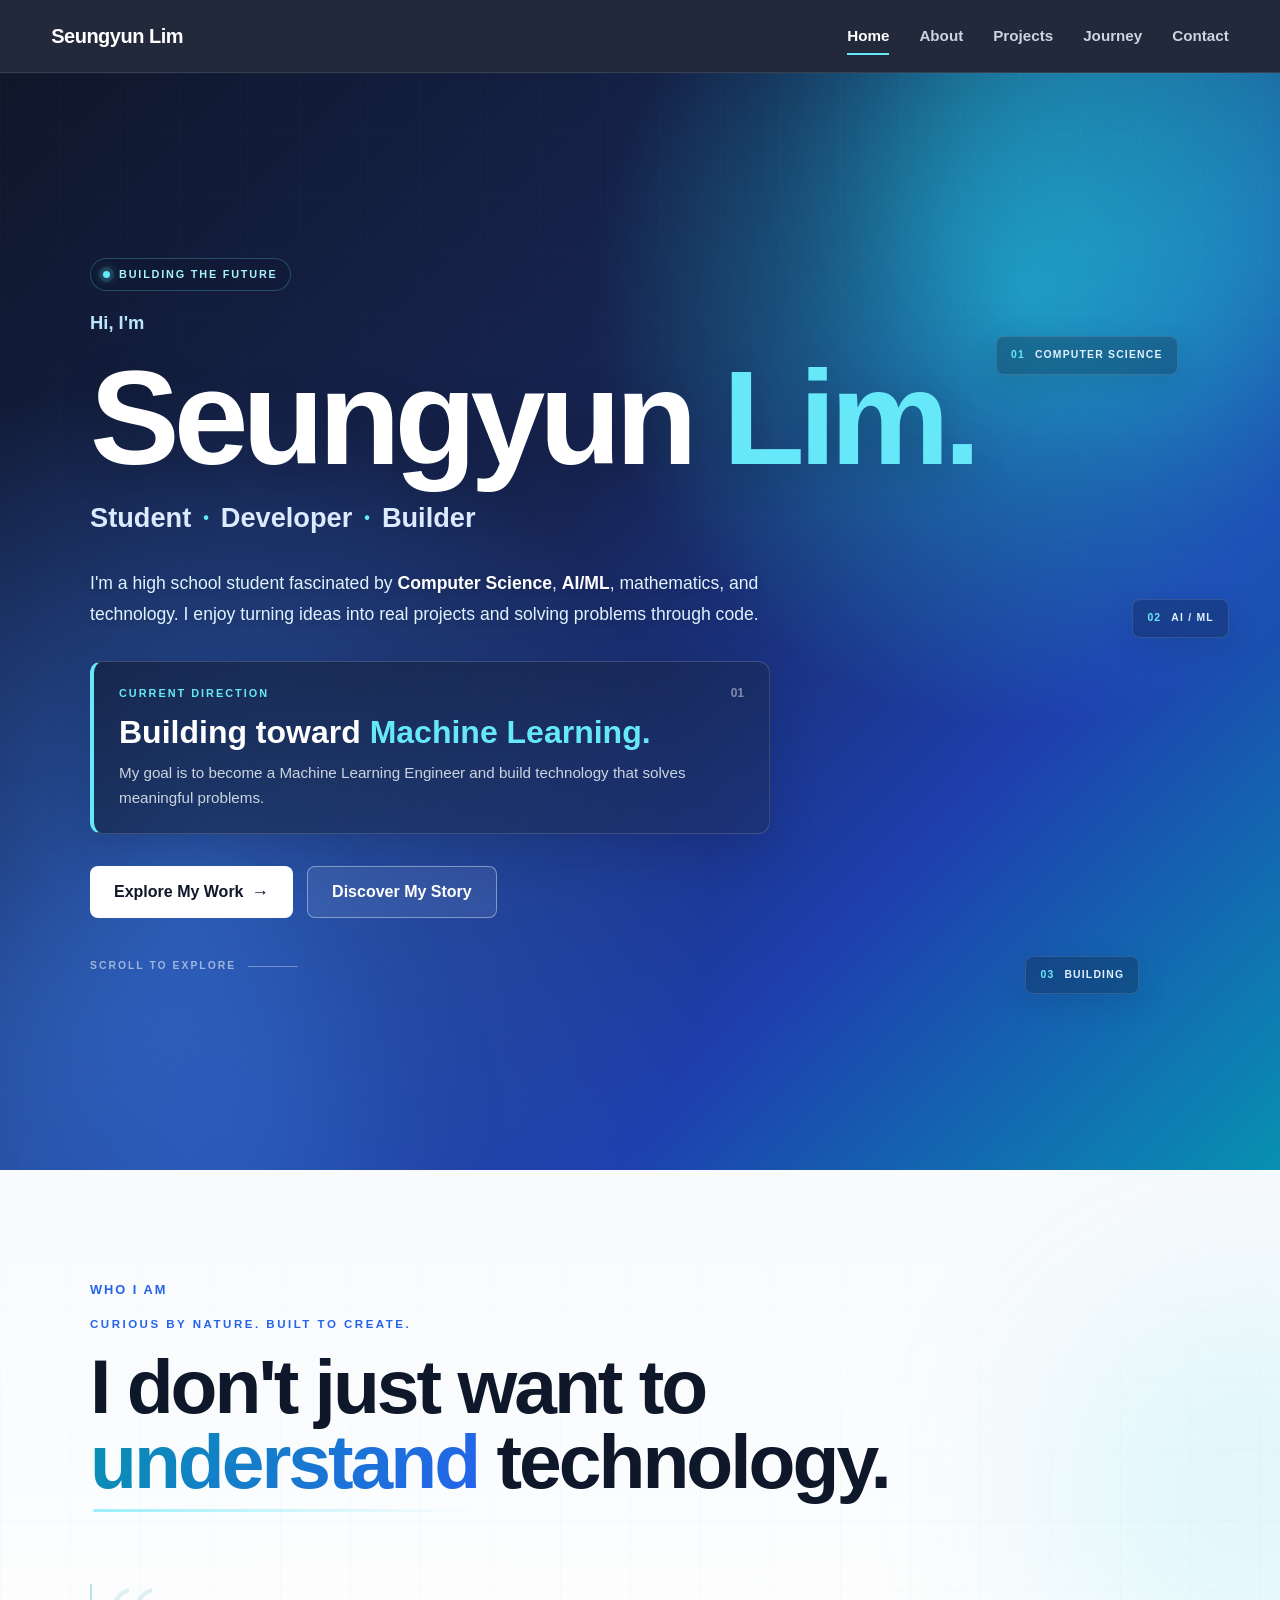
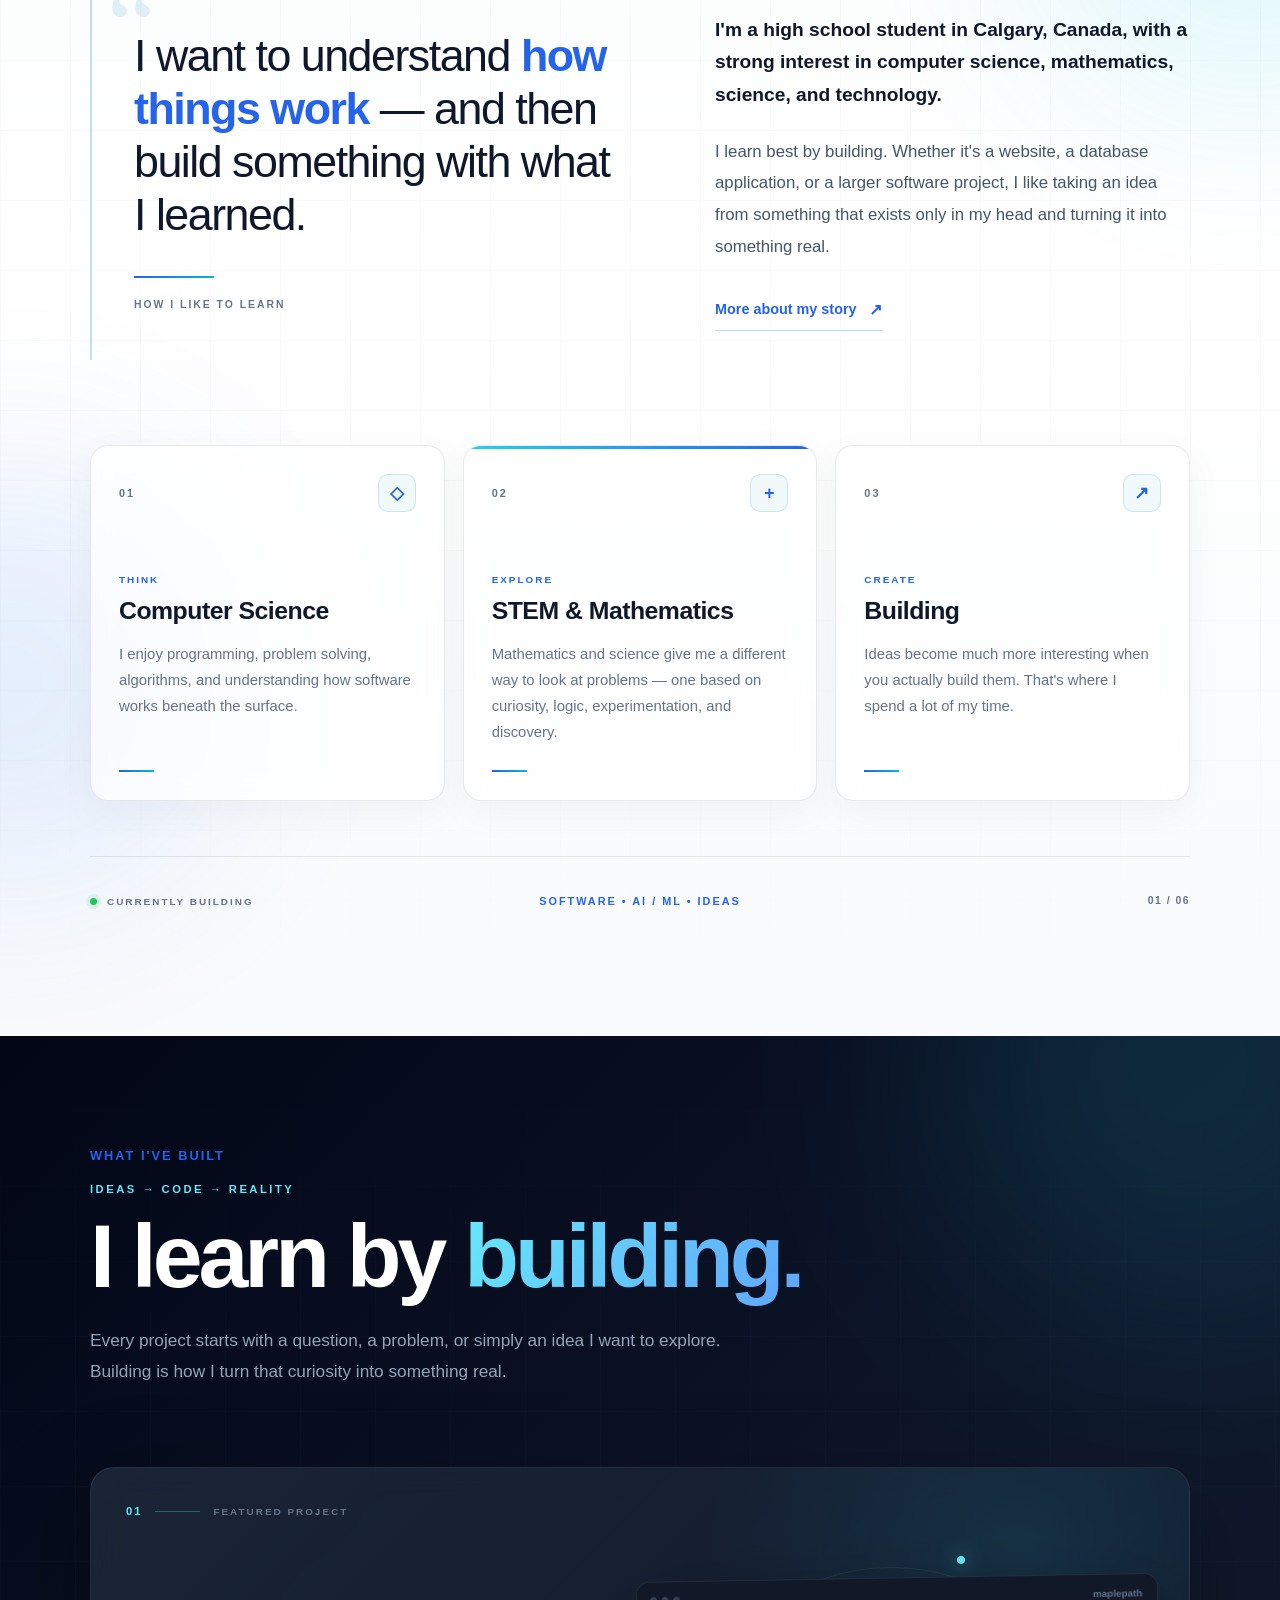
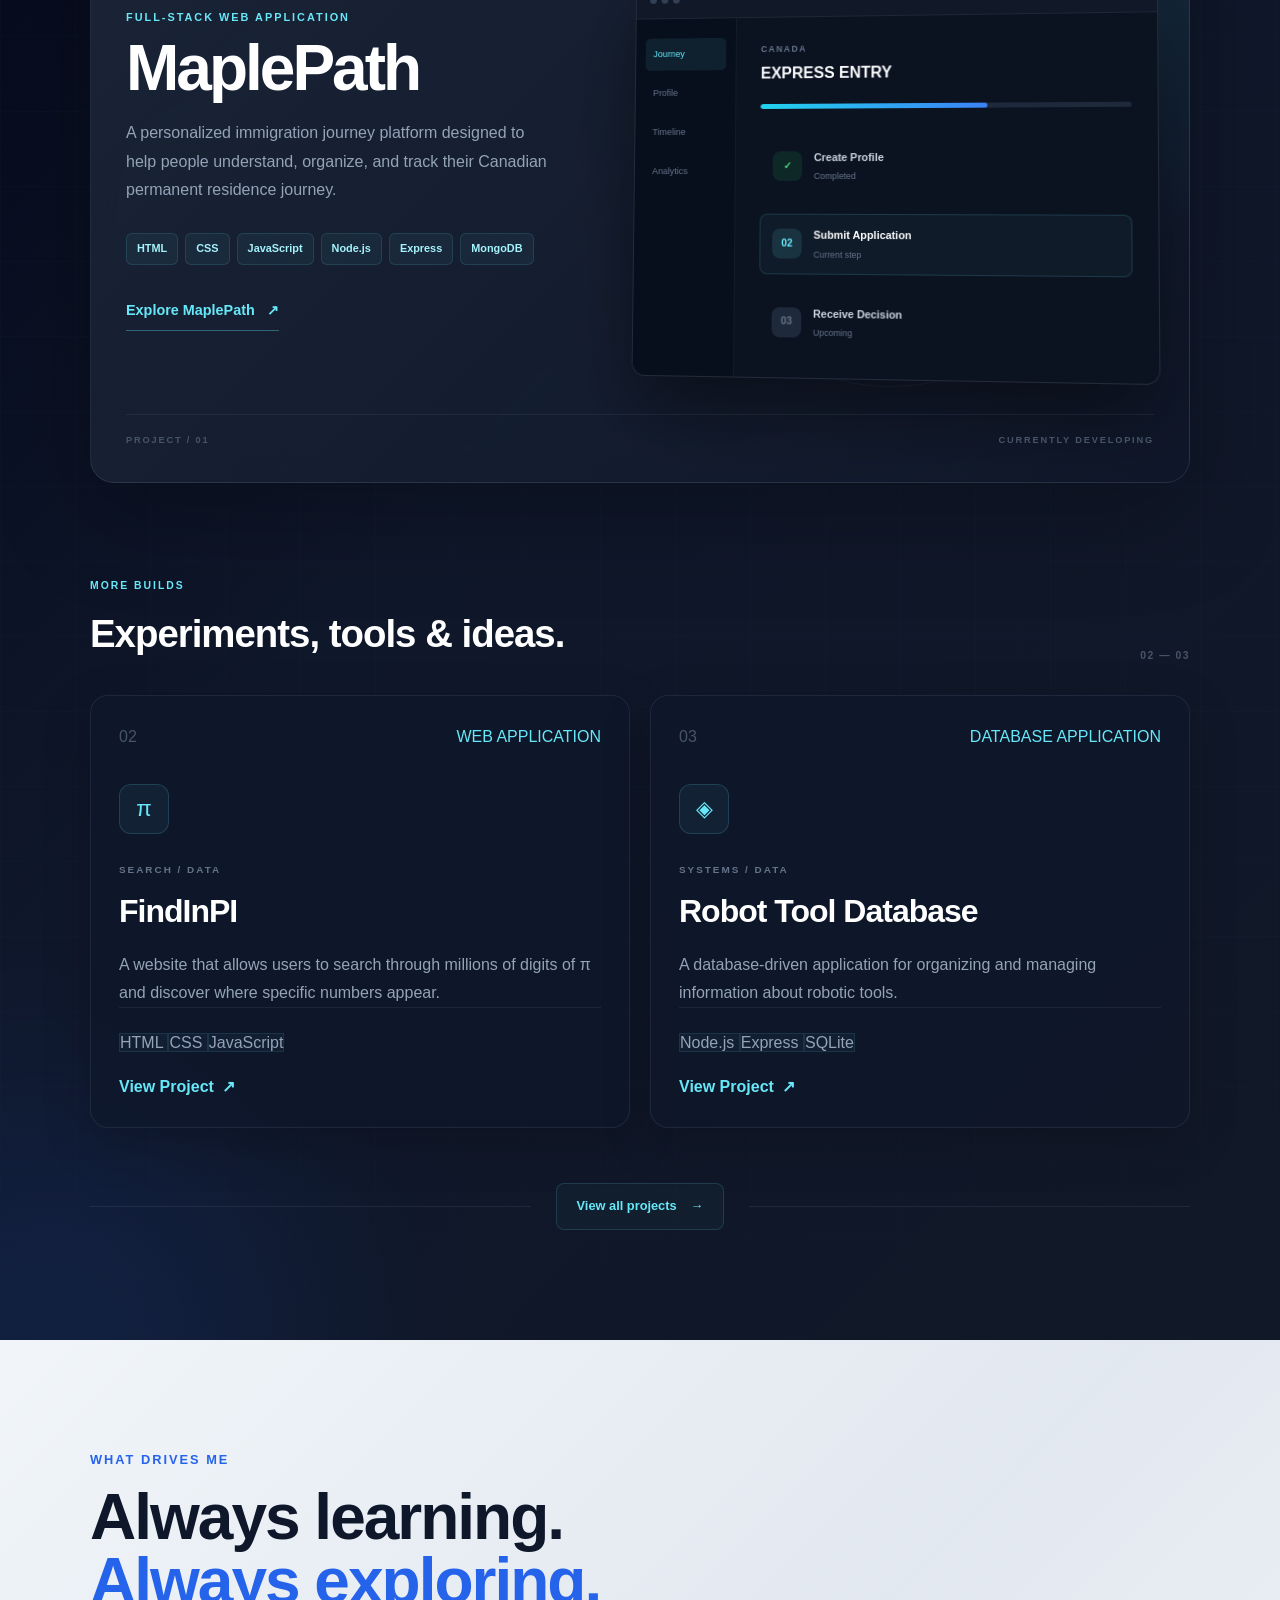
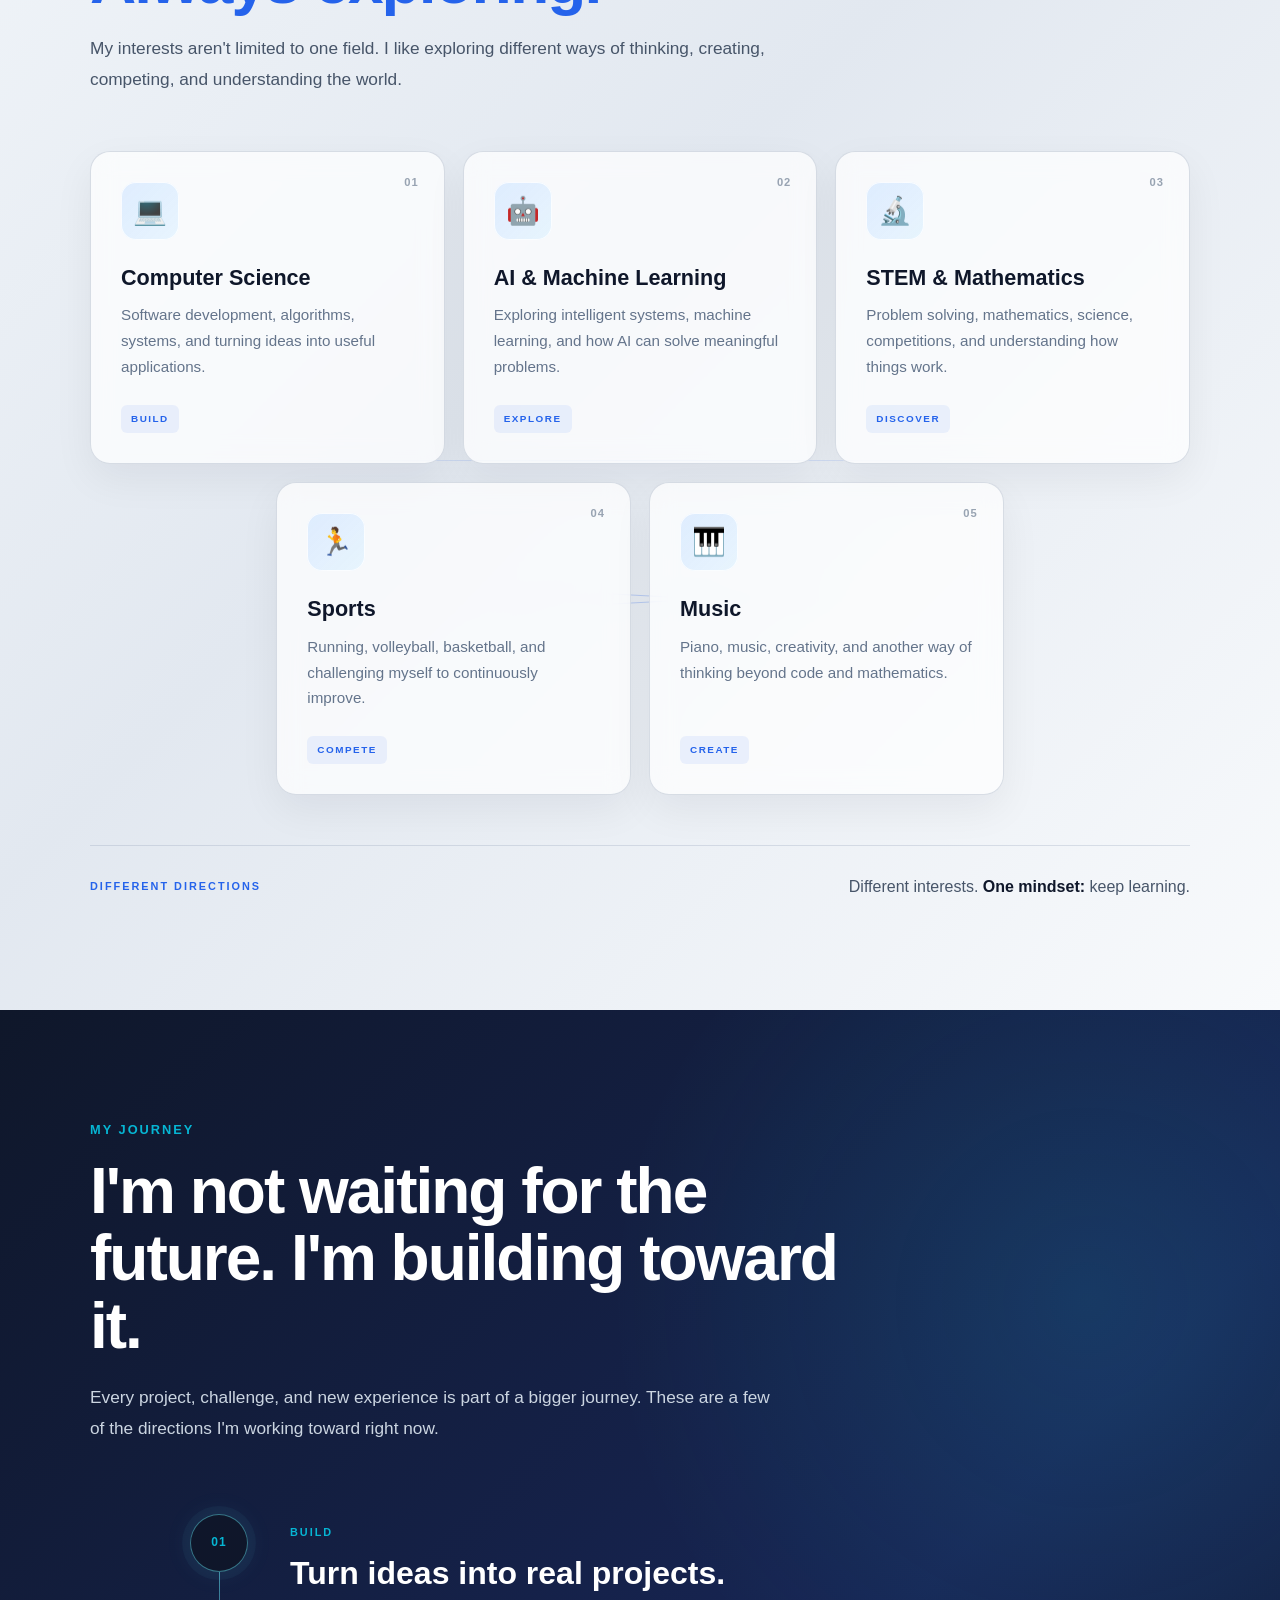
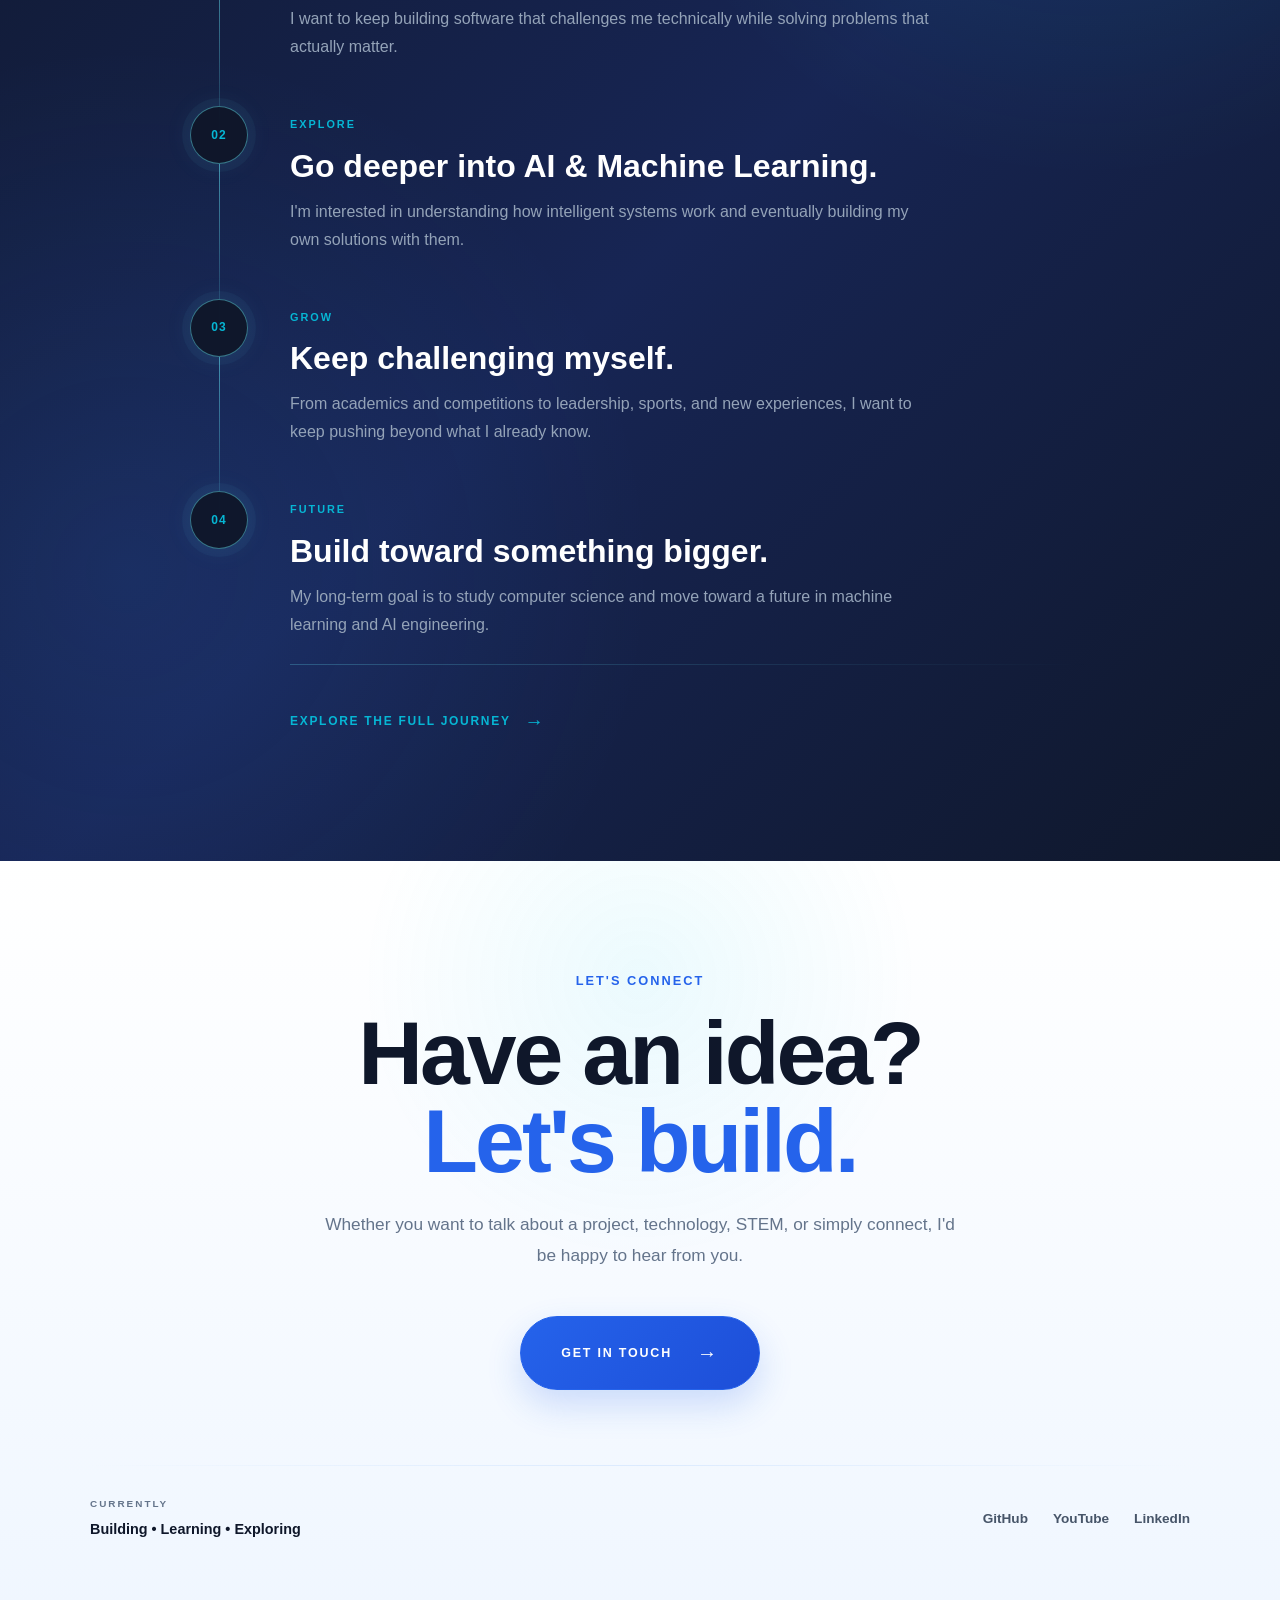
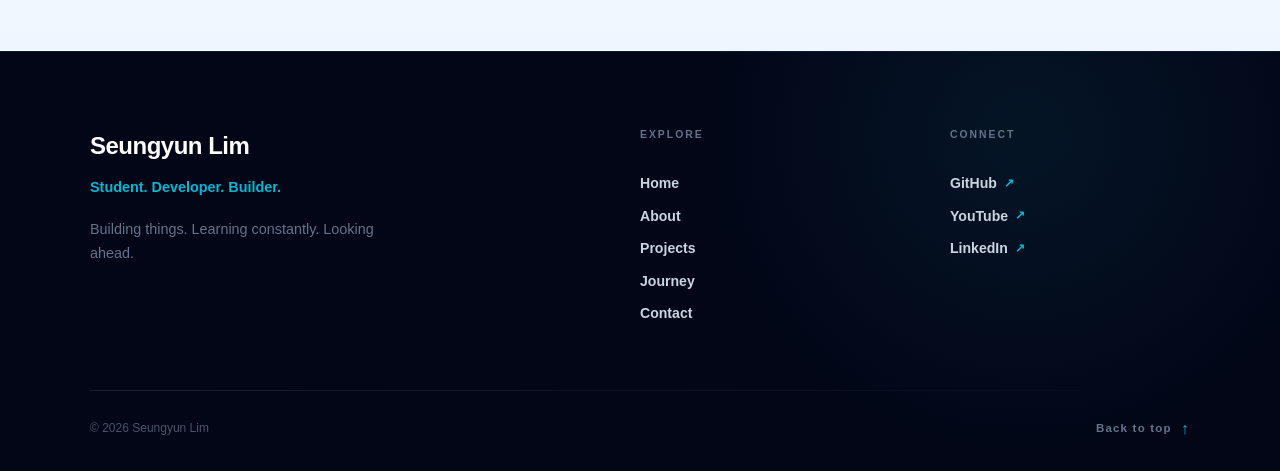
<file: index.html>
<!DOCTYPE html>
<html lang="en">

<head>

    <meta charset="UTF-8">

    <meta
        name="viewport"
        content="width=device-width, initial-scale=1.0"
    >

    <title>
        Seungyun Lim | Student, Developer & Builder
    </title>

    <meta
        name="description"
        content="The personal website and portfolio of Seungyun Lim — student, developer, STEM enthusiast, and builder."
    >

    <link
        rel="stylesheet"
        href="style.css"
    >

</head>


<body>


    <!-- =========================================
         NAVIGATION
    ========================================== -->

    <header class="navbar">

        <div class="nav-container">


            <!-- Logo -->

            <a
                href="index.html"
                class="logo"
            >
                Seungyun Lim
            </a>


            <!-- Desktop Navigation -->

            <nav
                class="nav-links desktop-nav"
                aria-label="Main navigation"
            >

                <a href="#home">
                    Home
                </a>

                <a href="#about">
                    About
                </a>

                <a href="#projects">
                    Projects
                </a>

                <a href="#journey">
                    Journey
                </a>

                <a href="#contact">
                    Contact
                </a>

            </nav>


            <!-- Mobile Menu Button -->

            <button
                class="mobile-menu-button"
                id="mobile-menu-button"
                aria-label="Open navigation menu"
                aria-expanded="false"
                type="button"
            >

                <span></span>
                <span></span>
                <span></span>

            </button>


            <!-- Mobile Navigation -->

            <nav
                class="mobile-nav"
                id="mobile-nav"
                aria-label="Mobile navigation"
            >

                <a href="#home">
                    Home
                </a>

                <a href="#about">
                    About
                </a>

                <a href="#projects">
                    Projects
                </a>

                <a href="#journey">
                    Journey
                </a>

                <a href="#contact">
                    Contact
                </a>

            </nav>

        </div>

    </header>



    <main>


        <!-- =========================================
             HERO
        ========================================== -->

        <section
            id="home"
            class="hero"
        >


            <!-- Hero Background -->

            <div class="hero-background">

                <div
                    class="hero-glow hero-glow-one"
                ></div>

                <div
                    class="hero-glow hero-glow-two"
                ></div>

                <div class="hero-grid"></div>

            </div>


            <!-- Hero Content -->

            <div class="hero-content">


                <!-- Hero Intro -->

                <div class="hero-intro">

                    <span class="hero-status">

                        <span
                            class="hero-status-dot"
                        ></span>

                        BUILDING THE FUTURE

                    </span>


                    <p class="hero-greeting">
                        Hi, I'm
                    </p>

                </div>


                <!-- Hero Name -->

                <h1 class="hero-name">

                    Seungyun

                    <span>
                        Lim.
                    </span>

                </h1>


                <!-- Hero Role -->

                <div class="hero-role">

                    <span>
                        Student
                    </span>

                    <span class="hero-role-dot">
                        •
                    </span>

                    <span>
                        Developer
                    </span>

                    <span class="hero-role-dot">
                        •
                    </span>

                    <span>
                        Builder
                    </span>

                </div>


                <!-- Hero Description -->

                <p class="hero-description">

                    I'm a high school student fascinated by
                    <strong>Computer Science</strong>,
                    <strong>AI/ML</strong>, mathematics,
                    and technology.

                    I enjoy turning ideas into real projects
                    and solving problems through code.

                </p>


                <!-- Hero Goal -->

                <div class="hero-goal-card">


                    <div class="hero-goal-top">

                        <span class="hero-goal-label">
                            CURRENT DIRECTION
                        </span>

                        <span class="hero-goal-number">
                            01
                        </span>

                    </div>


                    <h2>

                        Building toward

                        <span>
                            Machine Learning.
                        </span>

                    </h2>


                    <p>

                        My goal is to become a Machine Learning
                        Engineer and build technology that solves
                        meaningful problems.

                    </p>

                </div>


                <!-- Hero Buttons -->

                <div class="hero-buttons">


                    <a
                        href="#projects"
                        class="button primary-button"
                    >

                        Explore My Work

                        <span class="button-arrow">
                            →
                        </span>

                    </a>


                    <a
                        href="#about"
                        class="button secondary-button"
                    >

                        Discover My Story

                    </a>

                </div>


                <!-- Scroll Indicator -->

                <div class="hero-scroll">

                    <span>
                        SCROLL TO EXPLORE
                    </span>

                    <div class="hero-scroll-line"></div>

                </div>

            </div>


            <!-- =====================================
                 FLOATING IDENTITY LABELS
            ====================================== -->

            <div
                class="hero-floating hero-floating-one"
            >

                <span>
                    01
                </span>

                <strong>
                    COMPUTER SCIENCE
                </strong>

            </div>


            <div
                class="hero-floating hero-floating-two"
            >

                <span>
                    02
                </span>

                <strong>
                    AI / ML
                </strong>

            </div>


            <div
                class="hero-floating hero-floating-three"
            >

                <span>
                    03
                </span>

                <strong>
                    BUILDING
                </strong>

            </div>

        </section>



        <!-- =========================================
            ABOUT
        ========================================= -->

        <section
            id="about"
            class="about-section"
        >

            <div class="about-section-background">

                <div class="about-grid"></div>

                <div class="about-orb about-orb-one"></div>

                <div class="about-orb about-orb-two"></div>

            </div>


            <div class="section-container about-container">


                <!-- =====================================
                    SECTION HEADER
                ====================================== -->

                <div class="about-header reveal">

                    <p class="section-label">
                        WHO I AM
                    </p>


                    <p class="about-eyebrow">
                        CURIOUS BY NATURE. BUILT TO CREATE.
                    </p>


                    <h2>

                        I don't just want to
                        <span>understand</span>
                        technology.

                    </h2>

                </div>



                <!-- =====================================
                    MAIN IDENTITY AREA
                ====================================== -->

                <div class="about-main">


                    <!-- =================================
                        LARGE STATEMENT
                    ================================== -->

                    <div class="about-statement reveal reveal-left">

                        <span class="about-statement-mark">
                            “
                        </span>


                        <p>

                            I want to understand
                            <strong>how things work</strong> —
                            and then build something
                            with what I learned.

                        </p>


                        <div class="about-statement-line"></div>


                        <span class="about-statement-caption">
                            HOW I LIKE TO LEARN
                        </span>

                    </div>



                    <!-- =================================
                        DESCRIPTION
                    ================================== -->

                    <div class="about-description reveal reveal-right">

                        <p>

                            I'm a high school student in Calgary,
                            Canada, with a strong interest in
                            computer science, mathematics,
                            science, and technology.

                        </p>


                        <p>

                            I learn best by building. Whether it's
                            a website, a database application, or a
                            larger software project, I like taking
                            an idea from something that exists only
                            in my head and turning it into something
                            real.

                        </p>


                        <a
                            href="about.html"
                            class="about-more-link"
                        >

                            <span>
                                More about my story
                            </span>

                            <span class="about-more-arrow">
                                ↗
                            </span>

                        </a>

                    </div>

                </div>



                <!-- =====================================
                    IDENTITY CARDS
                ====================================== -->

                <div class="about-identity-grid reveal-stagger">


                    <!-- Computer Science -->

                    <article
                        class="about-identity-card reveal reveal-scale"
                    >

                        <div class="about-card-top">

                            <span class="about-card-number">
                                01
                            </span>

                            <span class="about-card-icon">
                                ◇
                            </span>

                        </div>


                        <div class="about-card-content">

                            <p class="about-card-label">
                                THINK
                            </p>

                            <h3>
                                Computer Science
                            </h3>

                            <p>

                                I enjoy programming,
                                problem solving, algorithms,
                                and understanding how software
                                works beneath the surface.

                            </p>

                        </div>


                        <div class="about-card-line"></div>

                    </article>



                    <!-- STEM -->

                    <article
                        class="about-identity-card about-card-featured reveal reveal-scale"
                    >

                        <div class="about-card-top">

                            <span class="about-card-number">
                                02
                            </span>

                            <span class="about-card-icon">
                                +
                            </span>

                        </div>


                        <div class="about-card-content">

                            <p class="about-card-label">
                                EXPLORE
                            </p>

                            <h3>
                                STEM & Mathematics
                            </h3>

                            <p>

                                Mathematics and science give me
                                a different way to look at problems —
                                one based on curiosity, logic,
                                experimentation, and discovery.

                            </p>

                        </div>


                        <div class="about-card-line"></div>

                    </article>



                    <!-- Building -->

                    <article
                        class="about-identity-card reveal reveal-scale"
                    >

                        <div class="about-card-top">

                            <span class="about-card-number">
                                03
                            </span>

                            <span class="about-card-icon">
                                ↗
                            </span>

                        </div>


                        <div class="about-card-content">

                            <p class="about-card-label">
                                CREATE
                            </p>

                            <h3>
                                Building
                            </h3>

                            <p>

                                Ideas become much more interesting
                                when you actually build them.
                                That's where I spend a lot of my time.

                            </p>

                        </div>


                        <div class="about-card-line"></div>

                    </article>

                </div>



                <!-- =====================================
                    BOTTOM IDENTITY STRIP
                ====================================== -->

                <div class="about-bottom reveal">

                    <div class="about-bottom-left">

                        <span class="about-bottom-dot"></span>

                        <span>
                            CURRENTLY BUILDING
                        </span>

                    </div>


                    <strong>
                        SOFTWARE • AI / ML • IDEAS
                    </strong>


                    <span class="about-bottom-number">
                        01 / 06
                    </span>

                </div>

            </div>

        </section>



        <!-- =========================================
            PROJECTS
        ========================================= -->

        <section
            id="projects"
            class="projects-section"
        >

            <!-- =====================================
                PROJECT BACKGROUND
            ====================================== -->

            <div class="projects-background">

                <div class="projects-grid-background"></div>

                <div class="projects-glow projects-glow-one"></div>

                <div class="projects-glow projects-glow-two"></div>

            </div>



            <div class="section-container projects-container">


                <!-- =====================================
                    PROJECT HEADER
                ====================================== -->

                <div class="projects-header reveal">


                    <p class="section-label">
                        WHAT I'VE BUILT
                    </p>


                    <p class="projects-eyebrow">
                        IDEAS → CODE → REALITY
                    </p>


                    <h2>

                        I learn by
                        <span>building.</span>

                    </h2>


                    <p class="projects-introduction">

                        Every project starts with a question,
                        a problem, or simply an idea I want to explore.
                        Building is how I turn that curiosity into
                        something real.

                    </p>

                </div>



                <!-- =====================================
                    FEATURED PROJECT — MAPLEPATH
                ====================================== -->

                <article
                    class="featured-project-card reveal"
                >


                    <!-- Project Number -->

                    <div class="featured-project-number">

                        <span>
                            01
                        </span>

                        <div></div>

                        <p>
                            FEATURED PROJECT
                        </p>

                    </div>



                    <!-- Featured Project Content -->

                    <div class="featured-project-content">


                        <!-- Left -->

                        <div class="featured-project-info">


                            <p class="featured-project-category">
                                FULL-STACK WEB APPLICATION
                            </p>


                            <h3>
                                MaplePath
                            </h3>


                            <p class="featured-project-description">

                                A personalized immigration journey
                                platform designed to help people
                                understand, organize, and track
                                their Canadian permanent residence
                                journey.

                            </p>


                            <!-- Project Technologies -->

                            <div class="featured-project-technologies">

                                <span>
                                    HTML
                                </span>

                                <span>
                                    CSS
                                </span>

                                <span>
                                    JavaScript
                                </span>

                                <span>
                                    Node.js
                                </span>

                                <span>
                                    Express
                                </span>

                                <span>
                                    MongoDB
                                </span>

                            </div>


                            <!-- Project Link -->

                            <a
                                href="projects/maplepath.html"
                                class="featured-project-link"
                            >

                                <span>
                                    Explore MaplePath
                                </span>

                                <span>
                                    ↗
                                </span>

                            </a>

                        </div>



                        <!-- Right — Visual -->

                        <div class="featured-project-visual">


                            <div class="project-visual-window">


                                <!-- Window Header -->

                                <div class="project-window-header">

                                    <div class="project-window-dots">

                                        <span></span>
                                        <span></span>
                                        <span></span>

                                    </div>


                                    <span>
                                        maplepath
                                    </span>

                                </div>



                                <!-- Fake Interface -->

                                <div class="project-window-content">


                                    <div class="window-sidebar">

                                        <span class="window-sidebar-active">
                                            Journey
                                        </span>

                                        <span>
                                            Profile
                                        </span>

                                        <span>
                                            Timeline
                                        </span>

                                        <span>
                                            Analytics
                                        </span>

                                    </div>


                                    <div class="window-main">


                                        <div class="window-main-top">

                                            <span>
                                                CANADA
                                            </span>

                                            <strong>
                                                EXPRESS ENTRY
                                            </strong>

                                        </div>


                                        <div class="window-progress">

                                            <div
                                                class="window-progress-fill"
                                            ></div>

                                        </div>


                                        <div class="window-steps">


                                            <div class="window-step complete">

                                                <span>
                                                    ✓
                                                </span>

                                                <div>

                                                    <strong>
                                                        Create Profile
                                                    </strong>

                                                    <small>
                                                        Completed
                                                    </small>

                                                </div>

                                            </div>


                                            <div class="window-step active">

                                                <span>
                                                    02
                                                </span>

                                                <div>

                                                    <strong>
                                                        Submit Application
                                                    </strong>

                                                    <small>
                                                        Current step
                                                    </small>

                                                </div>

                                            </div>


                                            <div class="window-step">

                                                <span>
                                                    03
                                                </span>

                                                <div>

                                                    <strong>
                                                        Receive Decision
                                                    </strong>

                                                    <small>
                                                        Upcoming
                                                    </small>

                                                </div>

                                            </div>


                                        </div>

                                    </div>

                                </div>

                            </div>


                            <div class="featured-project-orbit"></div>

                        </div>

                    </div>



                    <!-- Bottom -->

                    <div class="featured-project-footer">

                        <span>
                            PROJECT / 01
                        </span>

                        <span>
                            CURRENTLY DEVELOPING
                        </span>

                    </div>

                </article>



                <!-- =====================================
                    OTHER PROJECTS
                ====================================== -->

                <div class="projects-secondary-header reveal">

                    <div>

                        <p class="projects-small-label">
                            MORE BUILDS
                        </p>

                        <h3>
                            Experiments, tools & ideas.
                        </h3>

                    </div>


                    <span>
                        02 — 03
                    </span>

                </div>



                <div class="project-grid">


                    <!-- =================================
                        FINDINPI
                    ================================== -->

                    <article
                        class="project-card project-card-dark reveal reveal-scale"
                    >

                        <div class="project-card-top">

                            <span class="project-number">
                                02
                            </span>

                            <span class="project-category">
                                WEB APPLICATION
                            </span>

                        </div>


                        <div class="project-card-icon">
                            π
                        </div>


                        <div class="project-card-content">

                            <p class="project-card-label">
                                SEARCH / DATA
                            </p>

                            <h3>
                                FindInPI
                            </h3>


                            <p>

                                A website that allows users to
                                search through millions of digits
                                of π and discover where specific
                                numbers appear.

                            </p>

                        </div>


                        <div class="project-card-bottom">


                            <div class="project-technologies">

                                <span>
                                    HTML
                                </span>

                                <span>
                                    CSS
                                </span>

                                <span>
                                    JavaScript
                                </span>

                            </div>


                            <a
                                href="projects/findinpi.html"
                            >

                                View Project
                                <span>↗</span>

                            </a>

                        </div>

                    </article>



                    <!-- =================================
                        ROBOT TOOL DATABASE
                    ================================== -->

                    <article
                        class="project-card project-card-dark reveal reveal-scale"
                    >

                        <div class="project-card-top">

                            <span class="project-number">
                                03
                            </span>

                            <span class="project-category">
                                DATABASE APPLICATION
                            </span>

                        </div>


                        <div class="project-card-icon">
                            ◈
                        </div>


                        <div class="project-card-content">

                            <p class="project-card-label">
                                SYSTEMS / DATA
                            </p>

                            <h3>
                                Robot Tool Database
                            </h3>


                            <p>

                                A database-driven application for
                                organizing and managing information
                                about robotic tools.

                            </p>

                        </div>


                        <div class="project-card-bottom">


                            <div class="project-technologies">

                                <span>
                                    Node.js
                                </span>

                                <span>
                                    Express
                                </span>

                                <span>
                                    SQLite
                                </span>

                            </div>


                            <a
                                href="projects/robot-tool-database.html"
                            >

                                View Project
                                <span>↗</span>

                            </a>

                        </div>

                    </article>

                </div>



                <!-- =====================================
                    PROJECT FOOTER
                ====================================== -->

                <div class="projects-footer reveal">

                    <div class="projects-footer-line"></div>


                    <a
                        href="projects.html"
                        class="projects-all-link"
                    >

                        <span>
                            View all projects
                        </span>

                        <strong>
                            →
                        </strong>

                    </a>


                    <div class="projects-footer-line"></div>

                </div>

            </div>

        </section>



        <!-- =========================================
            INTERESTS
        ========================================= -->

        <section
            class="interests-section reveal"
        >

            <div class="section-container">


                <!-- Section Introduction -->

                <div class="interests-intro">

                    <p class="section-label">
                        WHAT DRIVES ME
                    </p>

                    <h2>
                        Always learning.
                        <span>Always exploring.</span>
                    </h2>

                    <p class="interests-description">

                        My interests aren't limited to one field.
                        I like exploring different ways of thinking,
                        creating, competing, and understanding the world.

                    </p>

                </div>


                <!-- Interest Network -->

                <div class="interest-network">


                    <!-- =========================================
                        INTEREST CARDS
                    ========================================= -->


                    <!-- Computer Science -->

                    <article
                        class="interest-card interest-card-main reveal"
                        data-link="interests/computer-science.html"
                    >

                        <div class="interest-card-number">
                            01
                        </div>

                        <div class="interest-card-icon">
                            💻
                        </div>

                        <h3>
                            Computer Science
                        </h3>

                        <p>

                            Software development, algorithms,
                            systems, and turning ideas into
                            useful applications.

                        </p>

                        <span class="interest-card-tag">
                            BUILD
                        </span>

                    </article>



                    <!-- AI / ML -->

                    <article
                        class="interest-card interest-card-main reveal"
                        data-link="interests/ai-ml.html"
                    >

                        <div class="interest-card-number">
                            02
                        </div>

                        <div class="interest-card-icon">
                            🤖
                        </div>

                        <h3>
                            AI & Machine Learning
                        </h3>

                        <p>

                            Exploring intelligent systems,
                            machine learning, and how AI can
                            solve meaningful problems.

                        </p>

                        <span class="interest-card-tag">
                            EXPLORE
                        </span>

                    </article>



                    <!-- STEM -->

                    <article
                        class="interest-card interest-card-main reveal"
                        data-link="interests/stem-mathematics.html"
                    >

                        <div class="interest-card-number">
                            03
                        </div>

                        <div class="interest-card-icon">
                            🔬
                        </div>

                        <h3>
                            STEM & Mathematics
                        </h3>

                        <p>

                            Problem solving, mathematics,
                            science, competitions, and
                            understanding how things work.

                        </p>

                        <span class="interest-card-tag">
                            DISCOVER
                        </span>

                    </article>



                    <!-- Sports -->

                    <article
                        class="interest-card interest-card-side reveal"
                        data-link="interests/sports.html"
                    >

                        <div class="interest-card-number">
                            04
                        </div>

                        <div class="interest-card-icon">
                            🏃
                        </div>

                        <h3>
                            Sports
                        </h3>

                        <p>

                            Running, volleyball, basketball,
                            and challenging myself to
                            continuously improve.

                        </p>

                        <span class="interest-card-tag">
                            COMPETE
                        </span>

                    </article>



                    <!-- Music -->

                    <article
                        class="interest-card interest-card-side reveal"
                        data-link="interests/music.html"
                    >

                        <div class="interest-card-number">
                            05
                        </div>

                        <div class="interest-card-icon">
                            🎹
                        </div>

                        <h3>
                            Music
                        </h3>

                        <p>

                            Piano, music, creativity, and
                            another way of thinking beyond
                            code and mathematics.

                        </p>

                        <span class="interest-card-tag">
                            CREATE
                        </span>

                    </article>


                    <!-- Connecting Line -->

                    <div
                        class="interest-network-line interest-network-line-one"
                    ></div>

                    <div
                        class="interest-network-line interest-network-line-two"
                    ></div>

                    <div
                        class="interest-network-line interest-network-line-three"
                    ></div>

                </div>


                <!-- Closing Statement -->

                <div class="interests-closing reveal">

                    <span>
                        DIFFERENT DIRECTIONS
                    </span>

                    <p>
                        Different interests.
                        <strong>One mindset:</strong>
                        keep learning.
                    </p>

                </div>

            </div>

        </section>



        <!-- =========================================
            JOURNEY
        ========================================= -->

        <section
            id="journey"
            class="focus-section journey-section reveal"
        >

            <div class="section-container">


                <!-- Section Header -->

                <div class="journey-header">

                    <p class="section-label">
                        MY JOURNEY
                    </p>

                    <h2>
                        I'm not waiting for the future.
                        I'm building toward it.
                    </h2>

                    <p class="journey-intro">

                        Every project, challenge, and new experience
                        is part of a bigger journey. These are a few
                        of the directions I'm working toward right now.

                    </p>

                </div>


                <!-- =====================================
                    JOURNEY TIMELINE
                ====================================== -->

                <div class="journey-timeline">


                    <!-- =================================
                        JOURNEY ITEM 01
                    ================================== -->

                    <div class="journey-item reveal">

                        <div class="journey-marker">

                            <span>
                                01
                            </span>

                        </div>


                        <div class="journey-line"></div>


                        <div class="journey-content">

                            <span class="journey-category">
                                BUILD
                            </span>

                            <h3>
                                Turn ideas into real projects.
                            </h3>

                            <p>

                                I want to keep building software that
                                challenges me technically while solving
                                problems that actually matter.

                            </p>

                        </div>

                    </div>



                    <!-- =================================
                        JOURNEY ITEM 02
                    ================================== -->

                    <div class="journey-item reveal">

                        <div class="journey-marker">

                            <span>
                                02
                            </span>

                        </div>


                        <div class="journey-line"></div>


                        <div class="journey-content">

                            <span class="journey-category">
                                EXPLORE
                            </span>

                            <h3>
                                Go deeper into AI & Machine Learning.
                            </h3>

                            <p>

                                I'm interested in understanding how
                                intelligent systems work and eventually
                                building my own solutions with them.

                            </p>

                        </div>

                    </div>



                    <!-- =================================
                        JOURNEY ITEM 03
                    ================================== -->

                    <div class="journey-item reveal">

                        <div class="journey-marker">

                            <span>
                                03
                            </span>

                        </div>


                        <div class="journey-line"></div>


                        <div class="journey-content">

                            <span class="journey-category">
                                GROW
                            </span>

                            <h3>
                                Keep challenging myself.
                            </h3>

                            <p>

                                From academics and competitions to
                                leadership, sports, and new experiences,
                                I want to keep pushing beyond what I
                                already know.

                            </p>

                        </div>

                    </div>



                    <!-- =================================
                        JOURNEY ITEM 04
                    ================================== -->

                    <div class="journey-item journey-item-last reveal">

                        <div class="journey-marker">

                            <span>
                                04
                            </span>

                        </div>


                        <div class="journey-content">

                            <span class="journey-category">
                                FUTURE
                            </span>

                            <h3>
                                Build toward something bigger.
                            </h3>

                            <p>

                                My long-term goal is to study computer
                                science and move toward a future in
                                machine learning and AI engineering.

                            </p>

                        </div>

                    </div>

                </div>



                <!-- =====================================
                    JOURNEY CTA
                ====================================== -->

                <div class="journey-footer reveal">

                    <div class="journey-footer-line"></div>


                    <a
                        href="journey.html"
                        class="journey-link"
                    >

                        <span>
                            EXPLORE THE FULL JOURNEY
                        </span>

                        <strong>
                            →
                        </strong>

                    </a>

                </div>

            </div>

        </section>



        <!-- =========================================
            CONTACT
        ========================================= -->

        <section
            id="contact"
            class="contact-section reveal"
        >

            <div class="section-container">


                <!-- Contact Header -->

                <div class="contact-header">

                    <p class="section-label">
                        LET'S CONNECT
                    </p>


                    <h2>
                        Have an idea?
                        <span>
                            Let's build.
                        </span>
                    </h2>


                    <p class="contact-description">

                        Whether you want to talk about a project,
                        technology, STEM, or simply connect,
                        I'd be happy to hear from you.

                    </p>

                </div>



                <!-- =====================================
                    CONTACT ACTION
                ====================================== -->

                <div class="contact-action reveal">

                    <a
                        href="contact.html"
                        class="contact-main-button"
                    >

                        <span>
                            GET IN TOUCH
                        </span>

                        <strong>
                            →
                        </strong>

                    </a>

                </div>



                <!-- =====================================
                    CONTACT DIVIDER
                ====================================== -->

                <div class="contact-divider"></div>



                <!-- =====================================
                    CONTACT FOOTER
                ====================================== -->

                <div class="contact-bottom reveal">


                    <div class="contact-note">

                        <span>
                            CURRENTLY
                        </span>

                        <strong>
                            Building • Learning • Exploring
                        </strong>

                    </div>


                    <div class="contact-socials">


                        <a
                            href="#"
                            target="_blank"
                            rel="noopener noreferrer"
                        >
                            GitHub
                        </a>


                        <a
                            href="#"
                            target="_blank"
                            rel="noopener noreferrer"
                        >
                            YouTube
                        </a>


                        <a
                            href="#"
                            target="_blank"
                            rel="noopener noreferrer"
                        >
                            LinkedIn
                        </a>

                    </div>

                </div>

            </div>

        </section>

    </main>



    <!-- =========================================
        FOOTER
    ========================================= -->

    <footer class="footer">

        <div class="footer-container">


            <!-- Footer Main -->

            <div class="footer-main">


                <div class="footer-brand">

                    <a
                        href="#home"
                        class="footer-logo"
                    >
                        Seungyun Lim
                    </a>


                    <p class="footer-tagline">
                        Student. Developer. Builder.
                    </p>


                    <p class="footer-description">

                        Building things.
                        Learning constantly.
                        Looking ahead.

                    </p>

                </div>



                <!-- Footer Navigation -->

                <div class="footer-navigation">

                    <span class="footer-heading">
                        EXPLORE
                    </span>


                    <a href="#home">
                        Home
                    </a>

                    <a href="#about">
                        About
                    </a>

                    <a href="#projects">
                        Projects
                    </a>

                    <a href="#journey">
                        Journey
                    </a>

                    <a href="#contact">
                        Contact
                    </a>

                </div>



                <!-- Footer Socials -->

                <div class="footer-social">

                    <span class="footer-heading">
                        CONNECT
                    </span>


                    <a
                        href="#"
                        target="_blank"
                        rel="noopener noreferrer"
                    >
                        GitHub
                        <span>↗</span>
                    </a>


                    <a
                        href="#"
                        target="_blank"
                        rel="noopener noreferrer"
                    >
                        YouTube
                        <span>↗</span>
                    </a>


                    <a
                        href="#"
                        target="_blank"
                        rel="noopener noreferrer"
                    >
                        LinkedIn
                        <span>↗</span>
                    </a>

                </div>

            </div>



            <!-- Footer Divider -->

            <div class="footer-divider"></div>



            <!-- Footer Bottom -->

            <div class="footer-bottom">


                <p>
                    © 2026 Seungyun Lim
                </p>


                <a
                    href="#home"
                    class="back-to-top"
                >

                    Back to top

                    <span>
                        ↑
                    </span>

                </a>

            </div>

        </div>

    </footer>



    <!-- =========================================
         JAVASCRIPT
    ========================================== -->

    <script src="js/main.js"></script>

</body>

</html>
</file>
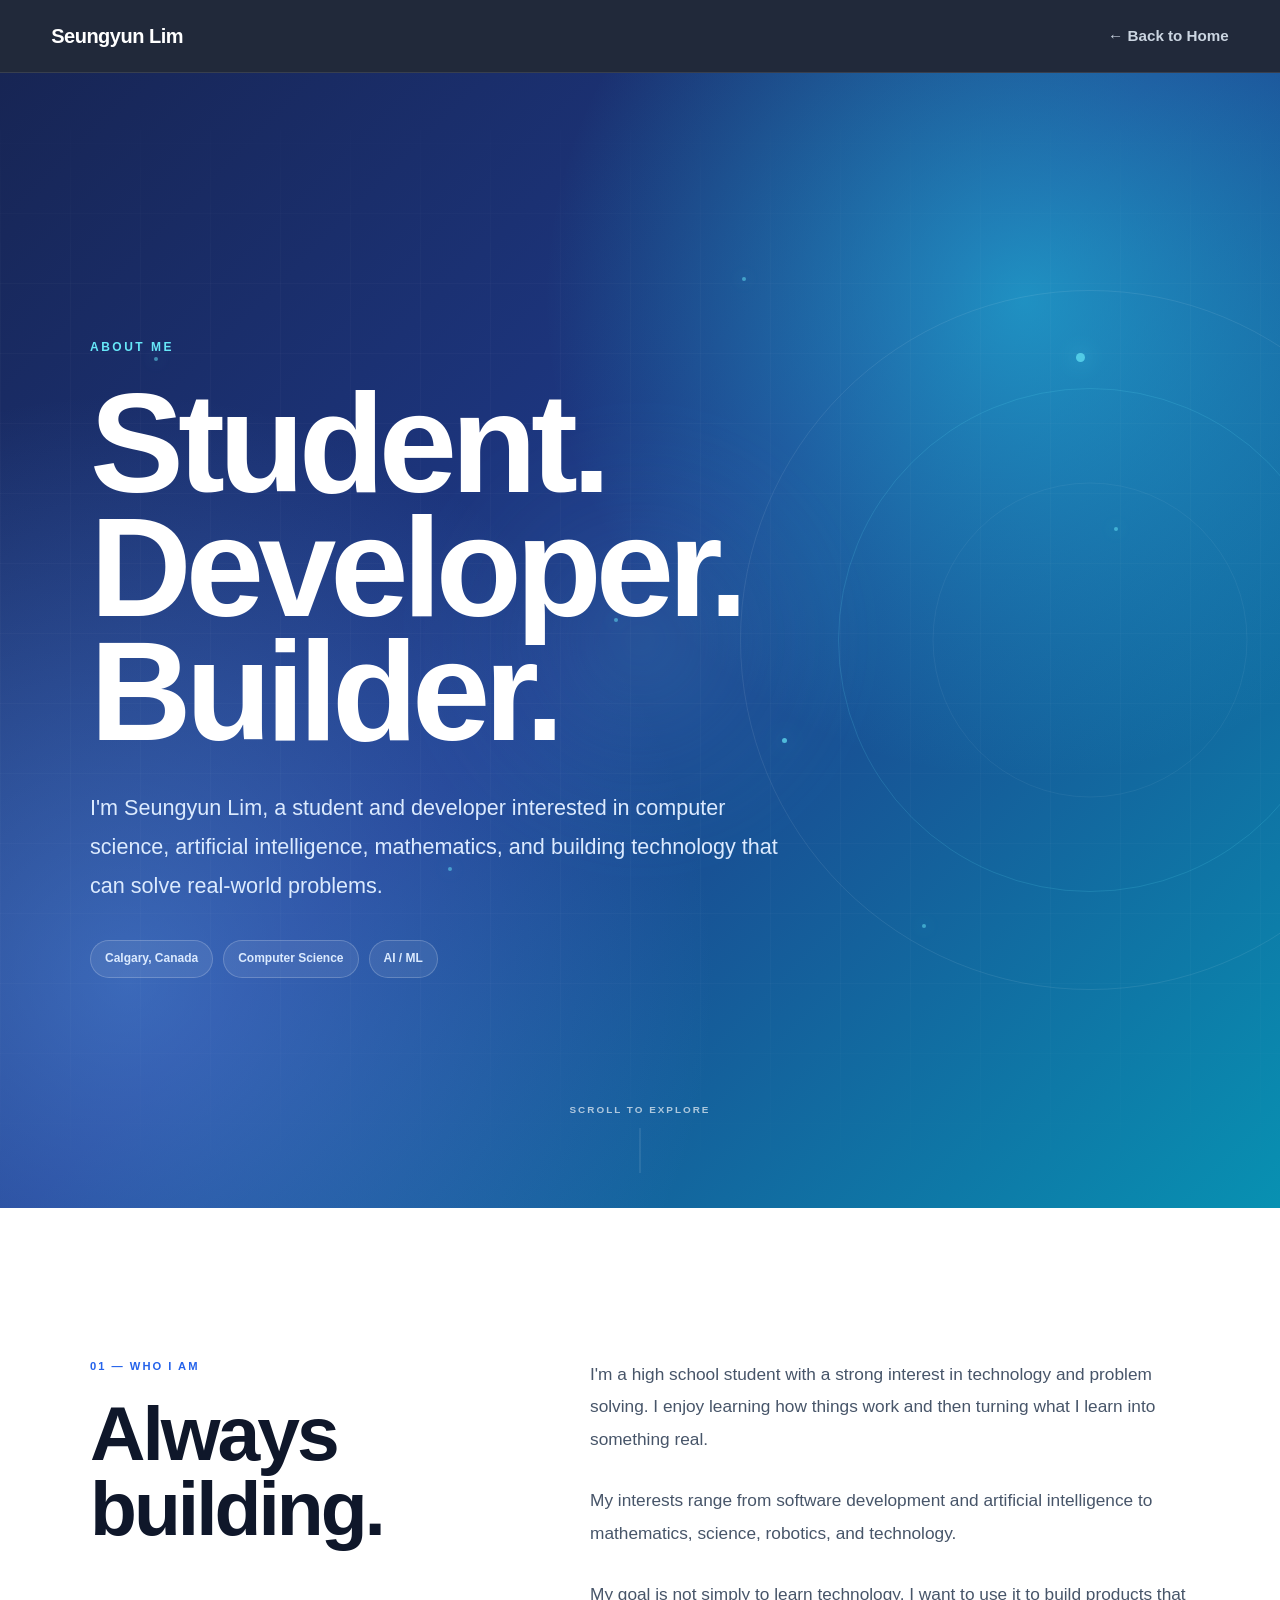
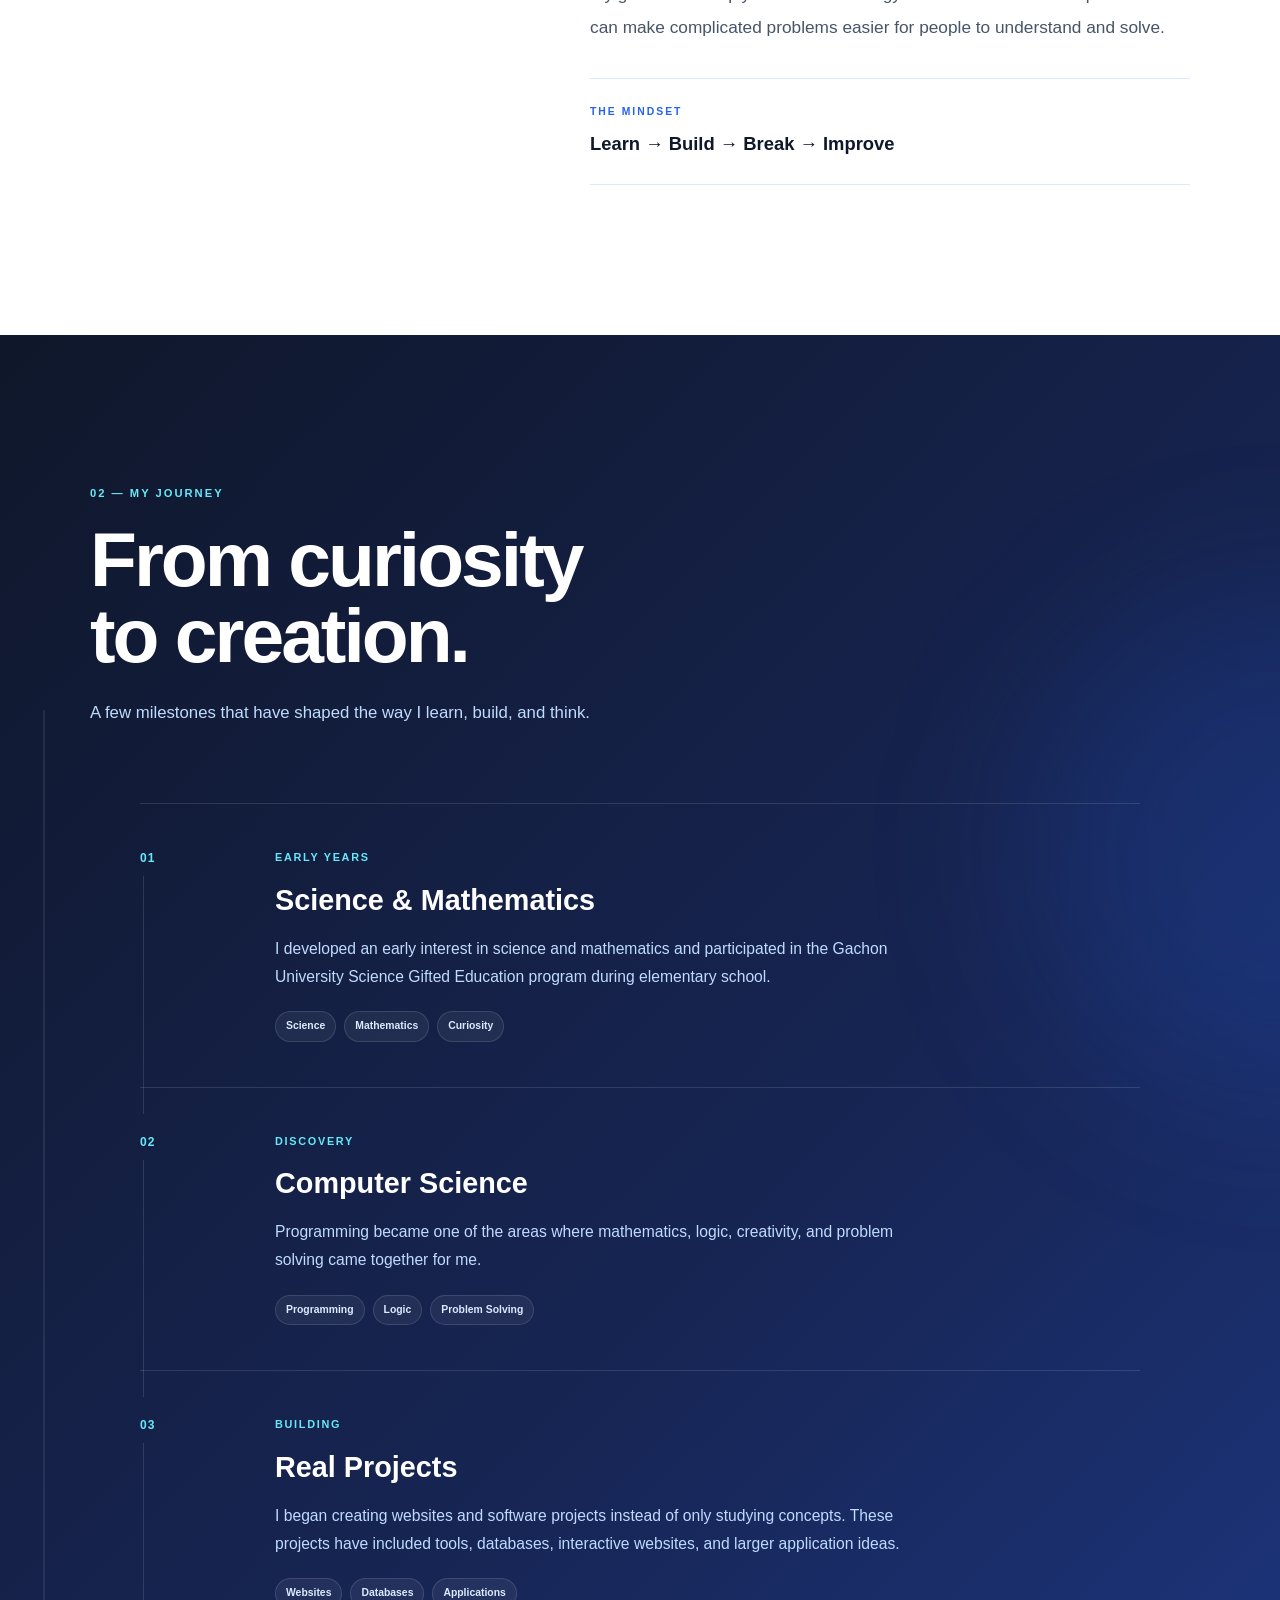
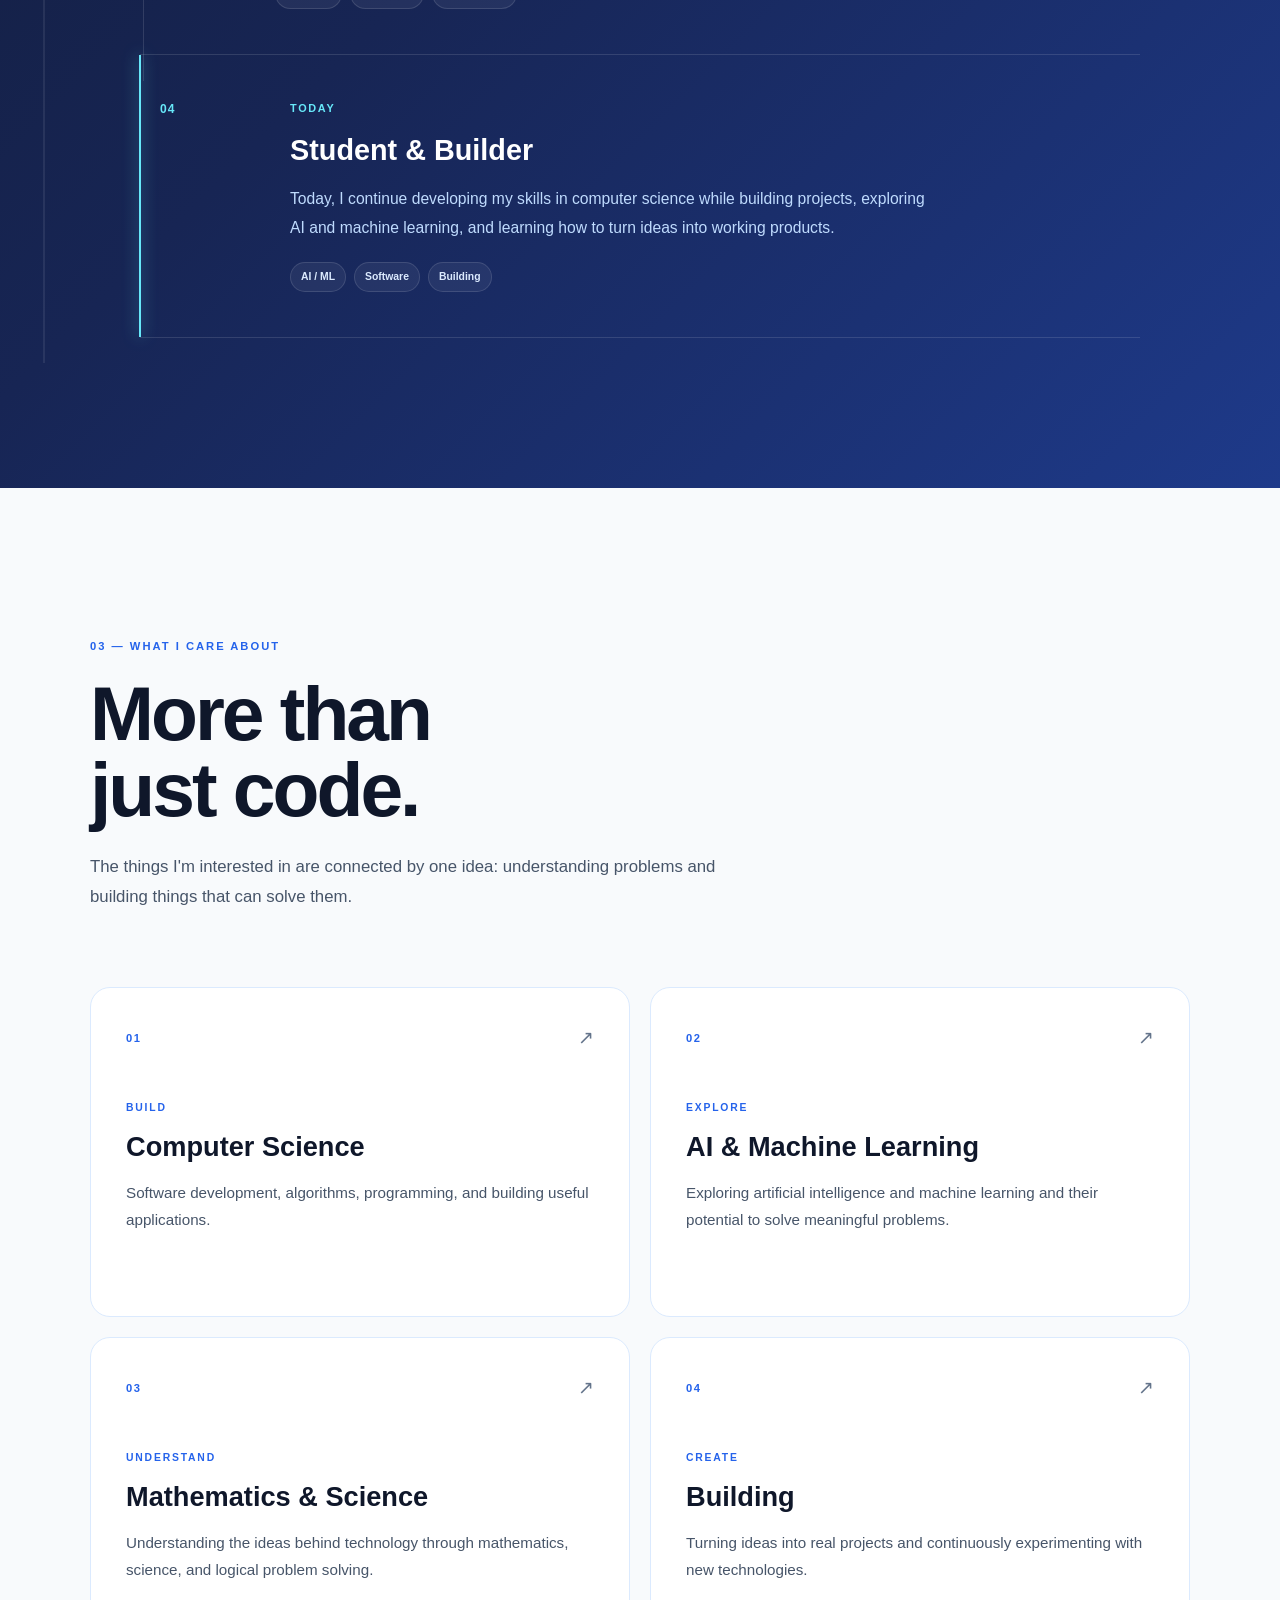
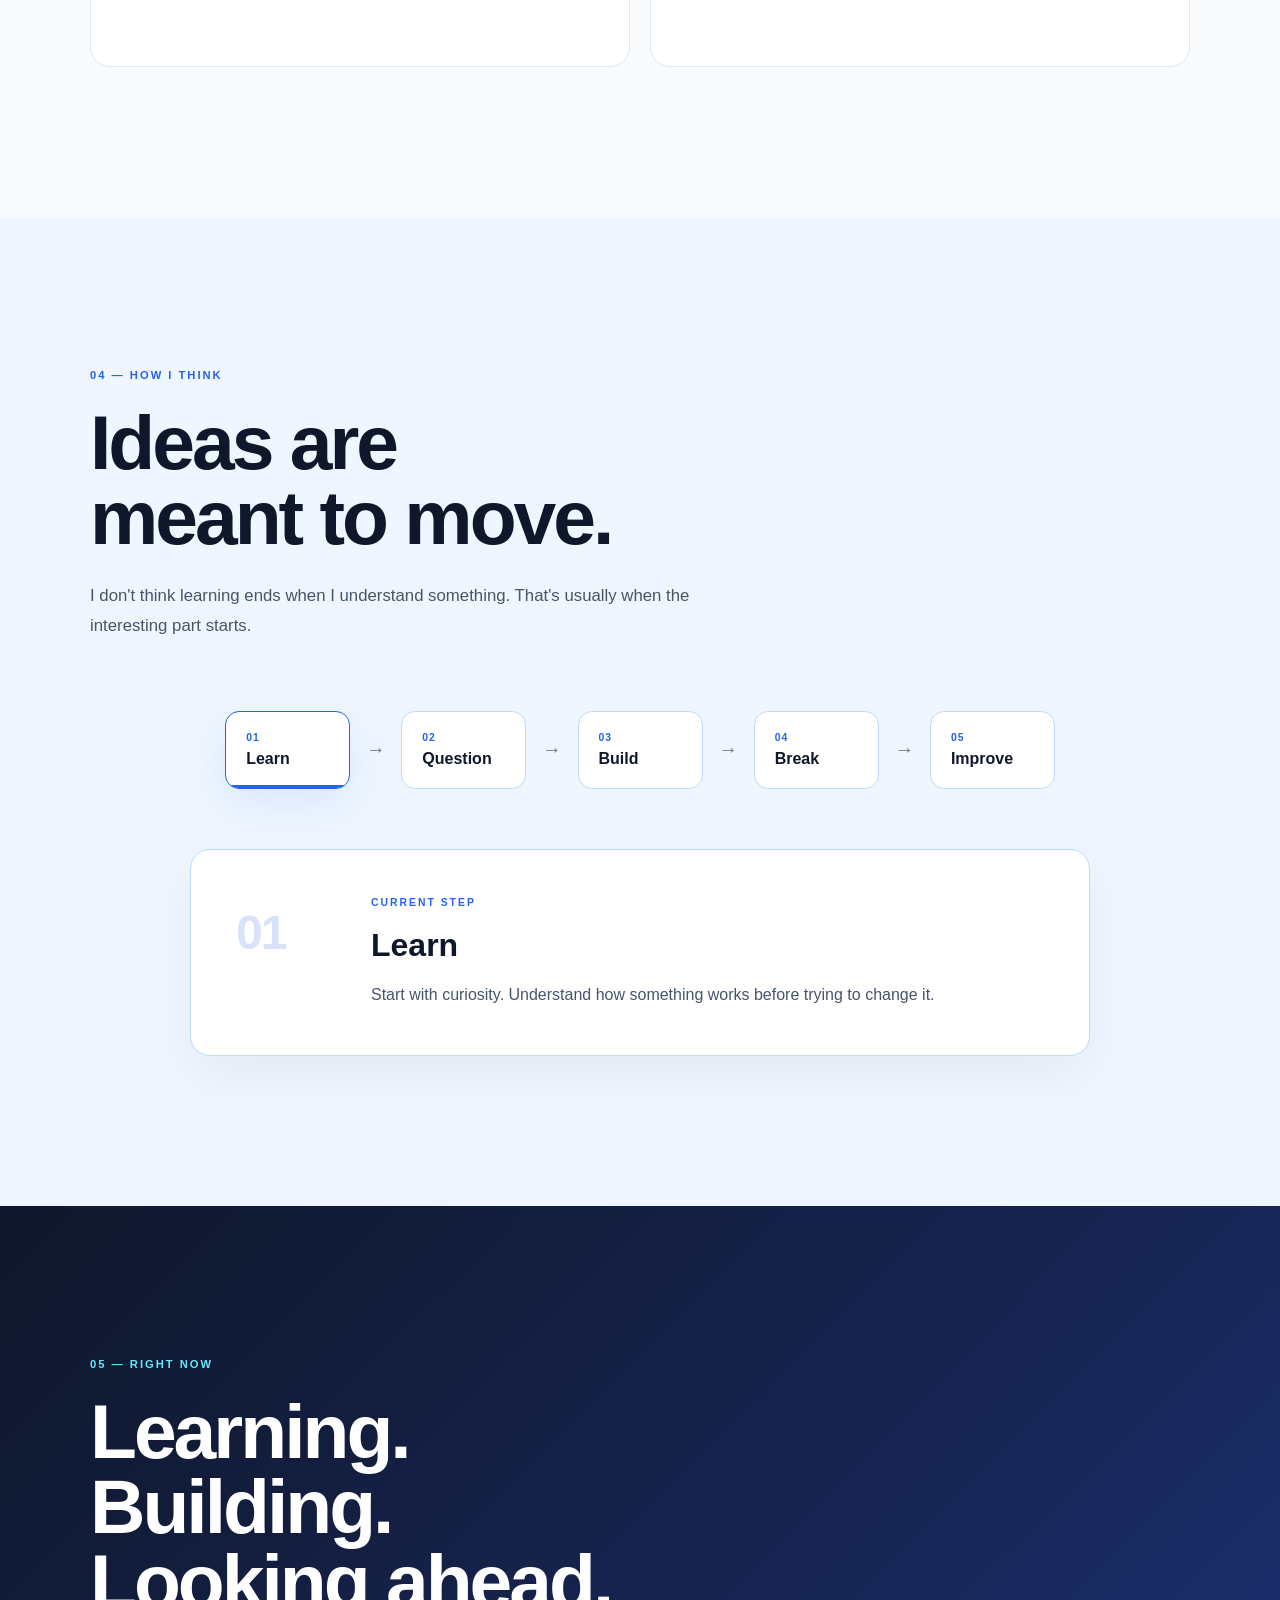
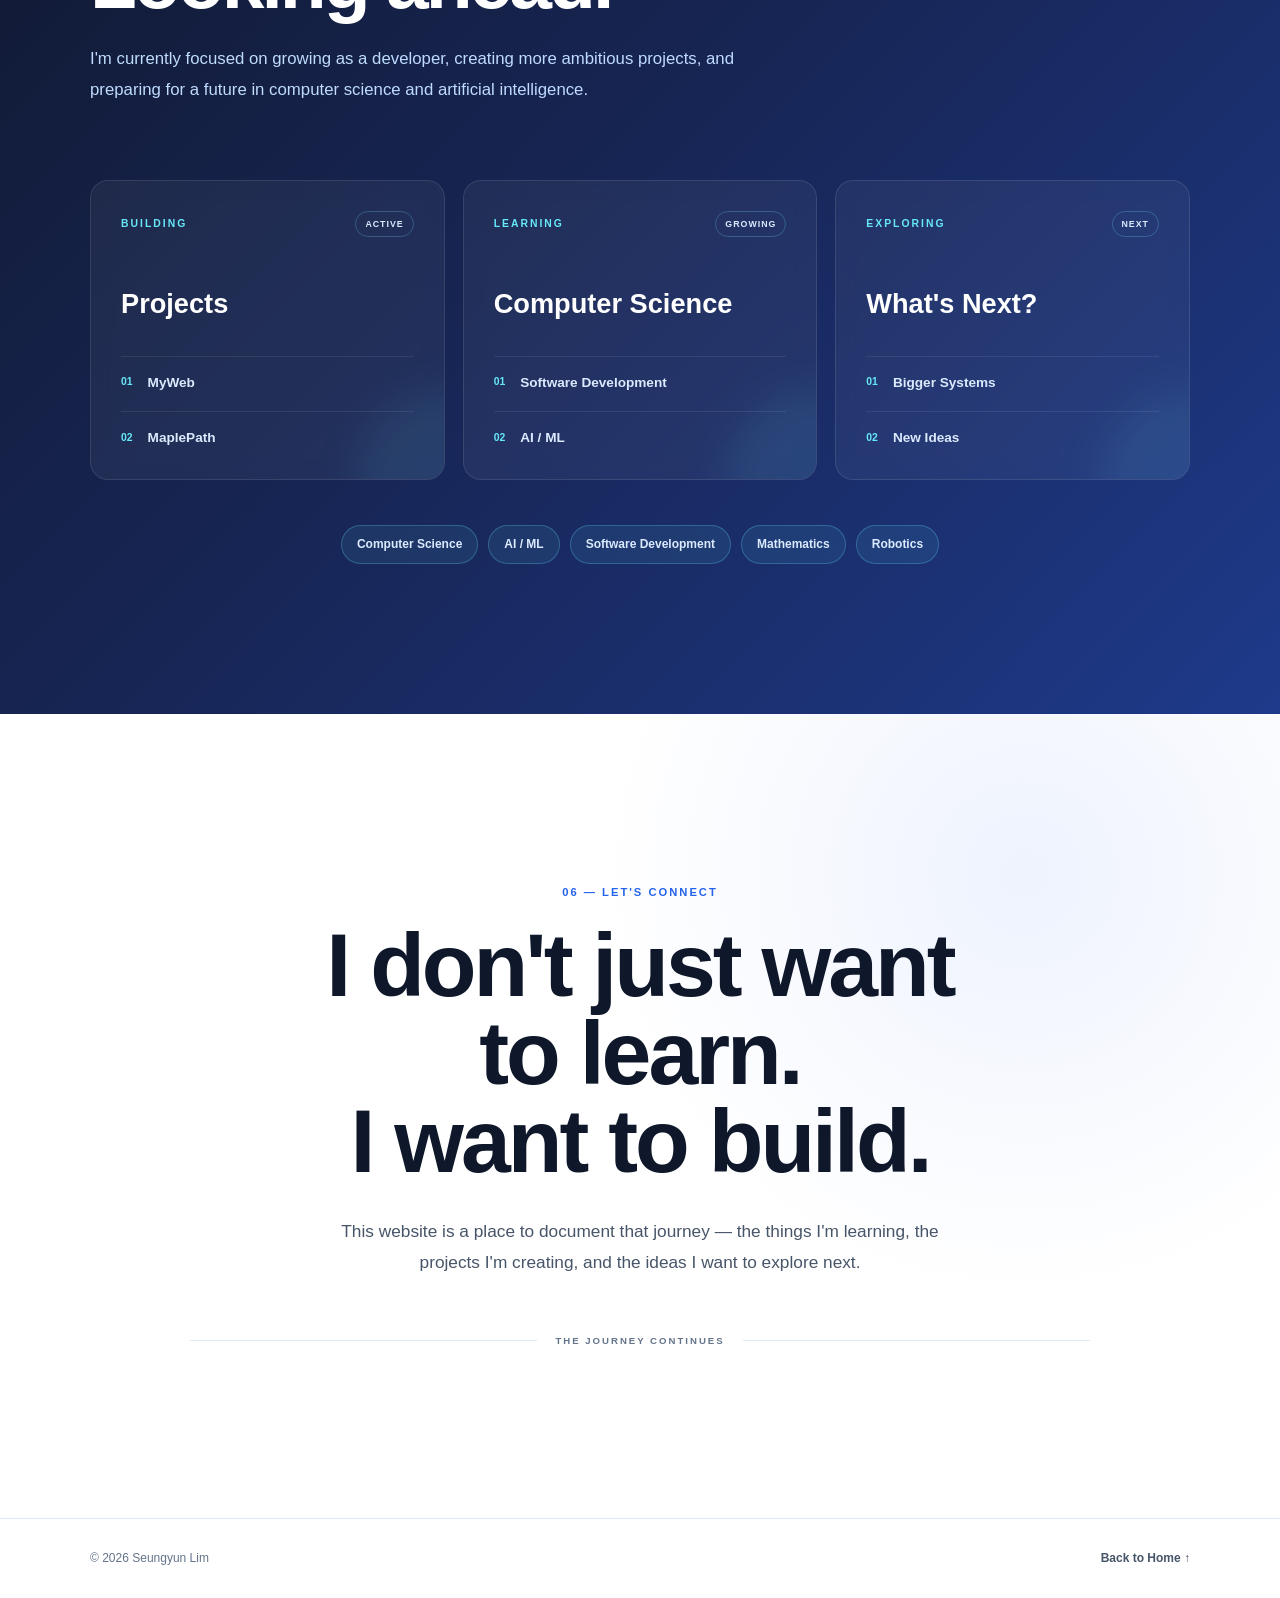
<file: about.html>
<!DOCTYPE html>
<html lang="en">

<head>

    <meta charset="UTF-8">

    <meta
        name="viewport"
        content="width=device-width, initial-scale=1.0"
    >

    <meta
        name="description"
        content="About Seungyun Lim — student, developer, and builder."
    >

    <title>
        About | Seungyun Lim
    </title>


    <!-- =========================================
         SHARED STYLES
    ========================================== -->

    <link
        rel="stylesheet"
        href="style.css"
    >

    <link
        rel="stylesheet"
        href="css/project-pages.css"
    >


    <!-- =========================================
         PAGE STYLES
    ========================================== -->

    <link
        rel="stylesheet"
        href="css/pages/about.css"
    >

</head>


<body>


    <!-- =========================================
         NAVIGATION
    ========================================== -->

    <header class="navbar project-navbar">

        <div class="nav-container">

            <a
                href="index.html"
                class="logo"
            >
                Seungyun Lim
            </a>


            <a
                href="index.html"
                class="project-nav-back"
            >
                ← Back to Home
            </a>

        </div>

    </header>



    <main>


        <!-- =========================================
             ABOUT HERO
        ========================================== -->

        <section class="about-hero">

            <div class="hero-mouse-glow"></div>


            <div class="about-hero-orbit">

                <div class="orbit-ring orbit-ring-1"></div>

                <div class="orbit-ring orbit-ring-2"></div>

                <div class="orbit-ring orbit-ring-3"></div>

                <div class="orbit-dot orbit-dot-1"></div>

                <div class="orbit-dot orbit-dot-2"></div>

                <div class="orbit-dot orbit-dot-3"></div>

            </div>


            <div class="about-hero-grid"></div>


            <div class="hero-floating-particles">

                <span></span>
                <span></span>
                <span></span>
                <span></span>
                <span></span>
                <span></span>

            </div>


            <div class="section-container">

                <div class="about-hero-content">

                    <span class="about-label hero-reveal">
                        ABOUT ME
                    </span>


                    <h1 class="hero-reveal">
                        Student.
                        <br>
                        Developer.
                        <br>
                        Builder.
                    </h1>


                    <p class="about-hero-intro hero-reveal">

                        I'm Seungyun Lim, a student and developer
                        interested in computer science, artificial
                        intelligence, mathematics, and building
                        technology that can solve real-world problems.

                    </p>


                    <div class="about-hero-meta hero-reveal">

                        <span>
                            Calgary, Canada
                        </span>

                        <span>
                            Computer Science
                        </span>

                        <span>
                            AI / ML
                        </span>

                    </div>

                </div>


                <div class="about-scroll-indicator">

                    <span>
                        SCROLL TO EXPLORE
                    </span>

                    <div class="about-scroll-line">

                        <span></span>

                    </div>

                </div>

            </div>

        </section>



        <!-- =========================================
             01 — WHO I AM
        ========================================== -->

        <section class="about-intro-section">

            <div class="section-container">

                <div class="about-section-grid">

                    <div class="about-section-heading reveal">

                        <span class="about-section-label">
                            01 — WHO I AM
                        </span>

                        <h2>
                            Always
                            <br>
                            building.
                        </h2>

                    </div>


                    <div class="about-section-text reveal">

                        <p>
                            I'm a high school student with a strong
                            interest in technology and problem solving.
                            I enjoy learning how things work and then
                            turning what I learn into something real.
                        </p>


                        <p>
                            My interests range from software development
                            and artificial intelligence to mathematics,
                            science, robotics, and technology.
                        </p>


                        <p>
                            My goal is not simply to learn technology.
                            I want to use it to build products that can
                            make complicated problems easier for people
                            to understand and solve.
                        </p>


                        <div class="about-intro-highlight">

                            <span>
                                THE MINDSET
                            </span>

                            <strong>
                                Learn → Build → Break → Improve
                            </strong>

                        </div>

                    </div>

                </div>

            </div>

        </section>



        <!-- =========================================
             02 — MY JOURNEY
        ========================================== -->

        <section class="about-journey-section">

            <div class="section-container">

                <div class="about-heading reveal">

                    <span class="about-section-label">
                        02 — MY JOURNEY
                    </span>

                    <h2>
                        From curiosity
                        <br>
                        to creation.
                    </h2>

                    <p>
                        A few milestones that have shaped the way
                        I learn, build, and think.
                    </p>

                </div>


                <div class="timeline-progress">

                    <span class="timeline-progress-fill"></span>

                </div>


                <div class="about-timeline">


                    <!-- 01 -->

                    <article class="about-timeline-item reveal">

                        <div class="about-timeline-marker">

                            <span class="about-timeline-number">
                                01
                            </span>

                            <span class="timeline-marker-line"></span>

                        </div>


                        <div class="about-timeline-content">

                            <span class="timeline-category">
                                EARLY YEARS
                            </span>

                            <h3>
                                Science & Mathematics
                            </h3>

                            <p>
                                I developed an early interest in science
                                and mathematics and participated in the
                                Gachon University Science Gifted Education
                                program during elementary school.
                            </p>


                            <div class="timeline-tags">

                                <span>
                                    Science
                                </span>

                                <span>
                                    Mathematics
                                </span>

                                <span>
                                    Curiosity
                                </span>

                            </div>

                        </div>

                    </article>



                    <!-- 02 -->

                    <article class="about-timeline-item reveal">

                        <div class="about-timeline-marker">

                            <span class="about-timeline-number">
                                02
                            </span>

                            <span class="timeline-marker-line"></span>

                        </div>


                        <div class="about-timeline-content">

                            <span class="timeline-category">
                                DISCOVERY
                            </span>

                            <h3>
                                Computer Science
                            </h3>

                            <p>
                                Programming became one of the areas where
                                mathematics, logic, creativity, and
                                problem solving came together for me.
                            </p>


                            <div class="timeline-tags">

                                <span>
                                    Programming
                                </span>

                                <span>
                                    Logic
                                </span>

                                <span>
                                    Problem Solving
                                </span>

                            </div>

                        </div>

                    </article>



                    <!-- 03 -->

                    <article class="about-timeline-item reveal">

                        <div class="about-timeline-marker">

                            <span class="about-timeline-number">
                                03
                            </span>

                            <span class="timeline-marker-line"></span>

                        </div>


                        <div class="about-timeline-content">

                            <span class="timeline-category">
                                BUILDING
                            </span>

                            <h3>
                                Real Projects
                            </h3>

                            <p>
                                I began creating websites and software
                                projects instead of only studying concepts.
                                These projects have included tools,
                                databases, interactive websites, and
                                larger application ideas.
                            </p>


                            <div class="timeline-tags">

                                <span>
                                    Websites
                                </span>

                                <span>
                                    Databases
                                </span>

                                <span>
                                    Applications
                                </span>

                            </div>

                        </div>

                    </article>



                    <!-- 04 -->

                    <article class="about-timeline-item reveal">

                        <div class="about-timeline-marker">

                            <span class="about-timeline-number">
                                04
                            </span>

                            <span class="timeline-marker-line"></span>

                        </div>


                        <div class="about-timeline-content">

                            <span class="timeline-category">
                                TODAY
                            </span>

                            <h3>
                                Student & Builder
                            </h3>

                            <p>
                                Today, I continue developing my skills in
                                computer science while building projects,
                                exploring AI and machine learning, and
                                learning how to turn ideas into working
                                products.
                            </p>


                            <div class="timeline-tags">

                                <span>
                                    AI / ML
                                </span>

                                <span>
                                    Software
                                </span>

                                <span>
                                    Building
                                </span>

                            </div>

                        </div>

                    </article>


                </div>

            </div>

        </section>



        <!-- =========================================
             03 — WHAT I CARE ABOUT
        ========================================== -->

        <section class="about-interests-section">

            <div class="section-container">

                <div class="about-heading reveal">

                    <span class="about-section-label">
                        03 — WHAT I CARE ABOUT
                    </span>

                    <h2>
                        More than
                        <br>
                        just code.
                    </h2>

                    <p>
                        The things I'm interested in are connected
                        by one idea: understanding problems and
                        building things that can solve them.
                    </p>

                </div>


                <div class="about-interest-grid">


                    <!-- 01 -->

                    <article class="about-interest-card reveal">

                        <div class="interest-card-glow"></div>

                        <div class="interest-card-top">

                            <span class="about-interest-number">
                                01
                            </span>

                            <span class="interest-card-arrow">
                                ↗
                            </span>

                        </div>


                        <div>

                            <span class="interest-card-category">
                                BUILD
                            </span>

                            <h3>
                                Computer Science
                            </h3>

                            <p>
                                Software development, algorithms,
                                programming, and building useful
                                applications.
                            </p>

                        </div>


                        <div class="interest-card-line"></div>

                    </article>



                    <!-- 02 -->

                    <article class="about-interest-card reveal">

                        <div class="interest-card-glow"></div>

                        <div class="interest-card-top">

                            <span class="about-interest-number">
                                02
                            </span>

                            <span class="interest-card-arrow">
                                ↗
                            </span>

                        </div>


                        <div>

                            <span class="interest-card-category">
                                EXPLORE
                            </span>

                            <h3>
                                AI & Machine Learning
                            </h3>

                            <p>
                                Exploring artificial intelligence and
                                machine learning and their potential to
                                solve meaningful problems.
                            </p>

                        </div>


                        <div class="interest-card-line"></div>

                    </article>



                    <!-- 03 -->

                    <article class="about-interest-card reveal">

                        <div class="interest-card-glow"></div>

                        <div class="interest-card-top">

                            <span class="about-interest-number">
                                03
                            </span>

                            <span class="interest-card-arrow">
                                ↗
                            </span>

                        </div>


                        <div>

                            <span class="interest-card-category">
                                UNDERSTAND
                            </span>

                            <h3>
                                Mathematics & Science
                            </h3>

                            <p>
                                Understanding the ideas behind technology
                                through mathematics, science, and logical
                                problem solving.
                            </p>

                        </div>


                        <div class="interest-card-line"></div>

                    </article>



                    <!-- 04 -->

                    <article class="about-interest-card reveal">

                        <div class="interest-card-glow"></div>

                        <div class="interest-card-top">

                            <span class="about-interest-number">
                                04
                            </span>

                            <span class="interest-card-arrow">
                                ↗
                            </span>

                        </div>


                        <div>

                            <span class="interest-card-category">
                                CREATE
                            </span>

                            <h3>
                                Building
                            </h3>

                            <p>
                                Turning ideas into real projects and
                                continuously experimenting with new
                                technologies.
                            </p>

                        </div>


                        <div class="interest-card-line"></div>

                    </article>


                </div>

            </div>

        </section>



        <!-- =========================================
             04 — HOW I THINK
        ========================================== -->

        <section class="about-thinking-section">

            <div class="section-container">

                <div class="about-heading thinking-heading reveal">

                    <span class="about-section-label">
                        04 — HOW I THINK
                    </span>

                    <h2>
                        Ideas are
                        <br>
                        meant to move.
                    </h2>

                    <p>
                        I don't think learning ends when I understand
                        something. That's usually when the interesting
                        part starts.
                    </p>

                </div>


                <div class="thinking-flow">


                    <button
                        class="thinking-step active"
                        data-thinking="learn"
                    >

                        <span>
                            01
                        </span>

                        <strong>
                            Learn
                        </strong>

                    </button>


                    <span class="thinking-arrow">
                        →
                    </span>


                    <button
                        class="thinking-step"
                        data-thinking="question"
                    >

                        <span>
                            02
                        </span>

                        <strong>
                            Question
                        </strong>

                    </button>


                    <span class="thinking-arrow">
                        →
                    </span>


                    <button
                        class="thinking-step"
                        data-thinking="build"
                    >

                        <span>
                            03
                        </span>

                        <strong>
                            Build
                        </strong>

                    </button>


                    <span class="thinking-arrow">
                        →
                    </span>


                    <button
                        class="thinking-step"
                        data-thinking="break"
                    >

                        <span>
                            04
                        </span>

                        <strong>
                            Break
                        </strong>

                    </button>


                    <span class="thinking-arrow">
                        →
                    </span>


                    <button
                        class="thinking-step"
                        data-thinking="improve"
                    >

                        <span>
                            05
                        </span>

                        <strong>
                            Improve
                        </strong>

                    </button>

                </div>


                <div class="thinking-display">

                    <div class="thinking-display-number">
                        01
                    </div>


                    <div class="thinking-display-content">

                        <span>
                            CURRENT STEP
                        </span>

                        <h3 id="thinking-title">
                            Learn
                        </h3>

                        <p id="thinking-description">
                            Start with curiosity. Understand how something
                            works before trying to change it.
                        </p>

                    </div>

                </div>

            </div>

        </section>



        <!-- =========================================
             05 — RIGHT NOW
        ========================================== -->

        <section class="about-focus-section">

            <div class="section-container">

                <div class="about-heading focus-heading reveal">

                    <span class="about-section-label">
                        05 — RIGHT NOW
                    </span>

                    <h2>
                        Learning.
                        <br>
                        Building.
                        <br>
                        Looking ahead.
                    </h2>

                    <p>
                        I'm currently focused on growing as a developer,
                        creating more ambitious projects, and preparing
                        for a future in computer science and artificial
                        intelligence.
                    </p>

                </div>


                <div class="focus-dashboard">


                    <!-- Building -->

                    <article class="focus-card reveal">

                        <div class="focus-card-header">

                            <span>
                                BUILDING
                            </span>

                            <span class="focus-card-status">
                                ACTIVE
                            </span>

                        </div>


                        <h3>
                            Projects
                        </h3>


                        <div class="focus-list">

                            <div>

                                <span>
                                    01
                                </span>

                                <strong>
                                    MyWeb
                                </strong>

                            </div>


                            <div>

                                <span>
                                    02
                                </span>

                                <strong>
                                    MaplePath
                                </strong>

                            </div>

                        </div>

                    </article>



                    <!-- Learning -->

                    <article class="focus-card reveal">

                        <div class="focus-card-header">

                            <span>
                                LEARNING
                            </span>

                            <span class="focus-card-status">
                                GROWING
                            </span>

                        </div>


                        <h3>
                            Computer Science
                        </h3>


                        <div class="focus-list">

                            <div>

                                <span>
                                    01
                                </span>

                                <strong>
                                    Software Development
                                </strong>

                            </div>


                            <div>

                                <span>
                                    02
                                </span>

                                <strong>
                                    AI / ML
                                </strong>

                            </div>

                        </div>

                    </article>



                    <!-- Exploring -->

                    <article class="focus-card reveal">

                        <div class="focus-card-header">

                            <span>
                                EXPLORING
                            </span>

                            <span class="focus-card-status">
                                NEXT
                            </span>

                        </div>


                        <h3>
                            What's Next?
                        </h3>


                        <div class="focus-list">

                            <div>

                                <span>
                                    01
                                </span>

                                <strong>
                                    Bigger Systems
                                </strong>

                            </div>


                            <div>

                                <span>
                                    02
                                </span>

                                <strong>
                                    New Ideas
                                </strong>

                            </div>

                        </div>

                    </article>


                </div>


                <div class="about-focus-tags reveal">

                    <span>
                        Computer Science
                    </span>

                    <span>
                        AI / ML
                    </span>

                    <span>
                        Software Development
                    </span>

                    <span>
                        Mathematics
                    </span>

                    <span>
                        Robotics
                    </span>

                </div>

            </div>

        </section>



        <!-- =========================================
             06 — LET'S CONNECT
        ========================================== -->

        <section class="about-closing-section">

            <div class="section-container">

                <div class="about-closing reveal">

                    <span class="about-section-label">
                        06 — LET'S CONNECT
                    </span>

                    <h2>
                        I don't just want
                        <br>
                        to learn.
                        <br>
                        I want to build.
                    </h2>

                    <p>
                        This website is a place to document that journey —
                        the things I'm learning, the projects I'm creating,
                        and the ideas I want to explore next.
                    </p>


                    <div class="closing-line">

                        <span></span>

                        <span>
                            THE JOURNEY CONTINUES
                        </span>

                        <span></span>

                    </div>

                </div>

            </div>

        </section>


    </main>



    <!-- =========================================
         FOOTER
    ========================================== -->

    <footer class="about-footer">

        <div class="section-container">

            <p>
                © 2026 Seungyun Lim
            </p>

            <a href="index.html">
                Back to Home ↑
            </a>

        </div>

    </footer>



    <!-- =========================================
         JAVASCRIPT
    ========================================== -->

    <script src="js/about.js"></script>


</body>

</html>
</file>
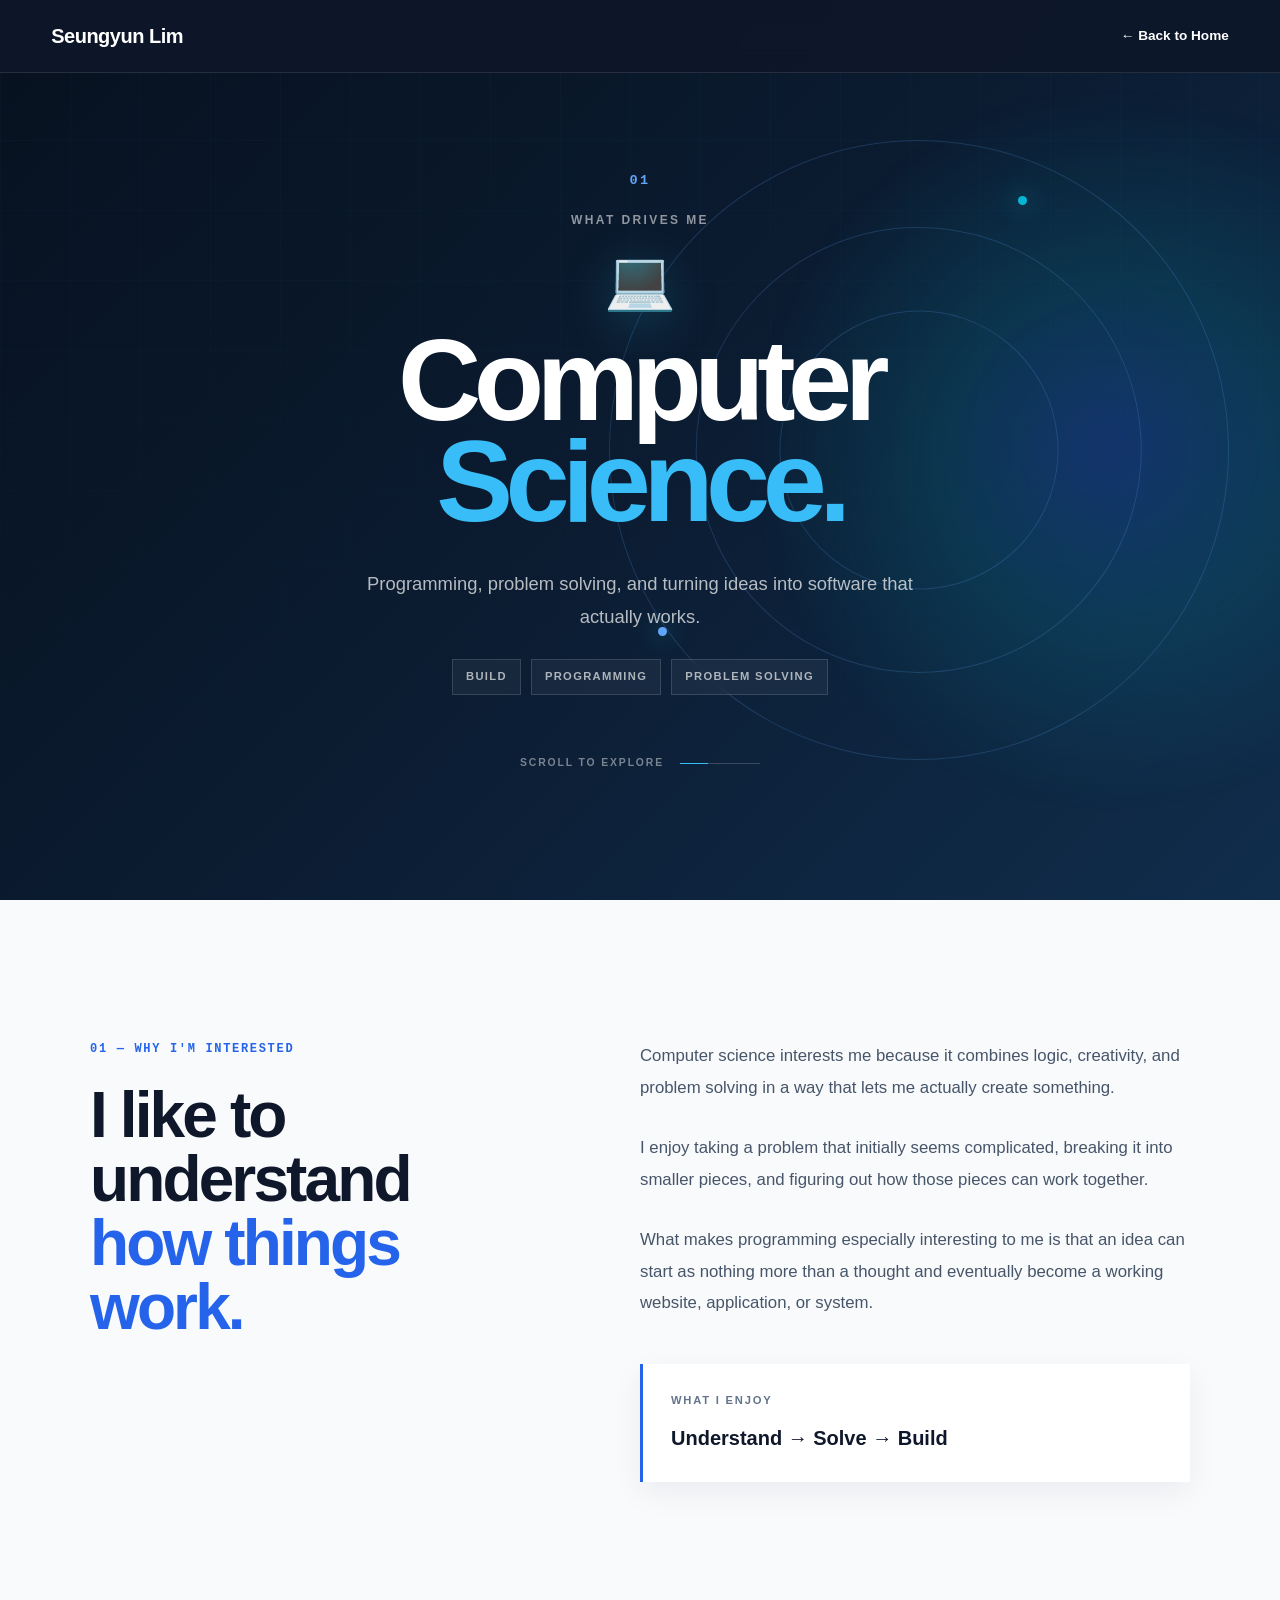
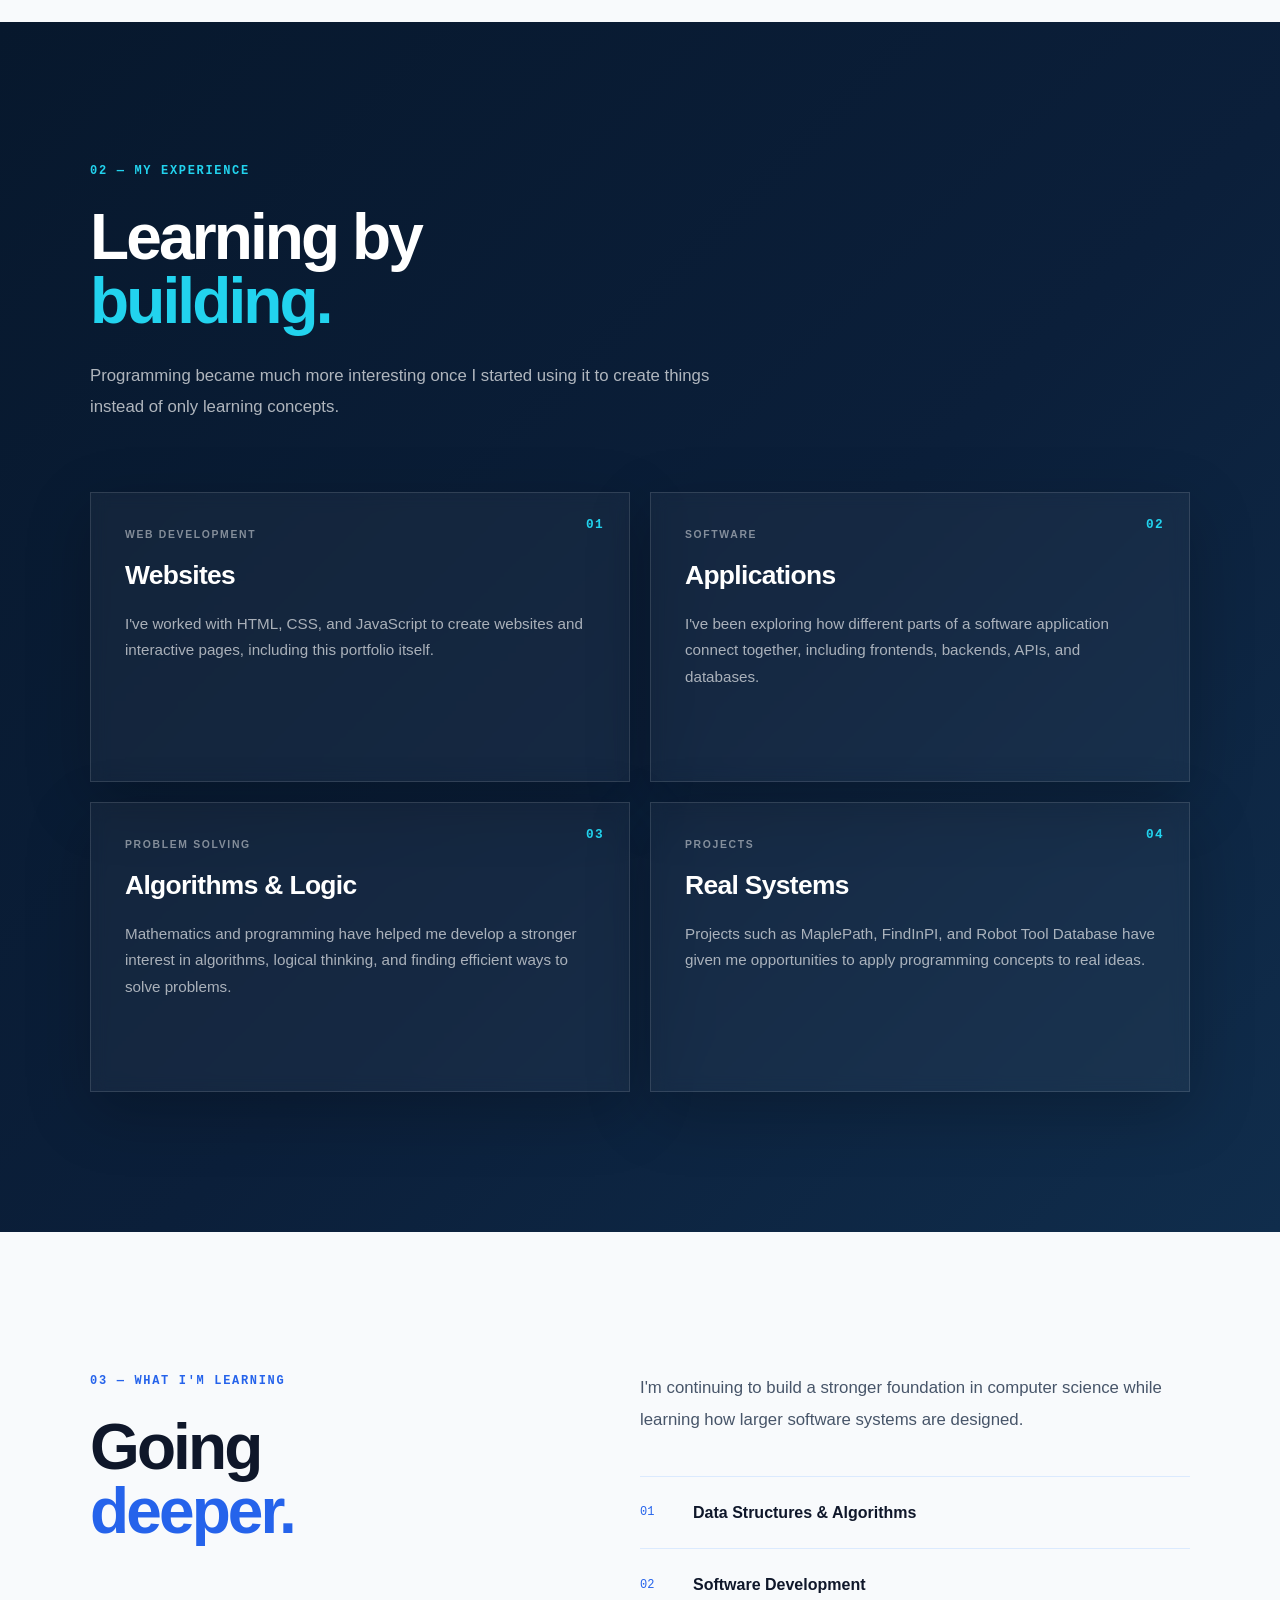
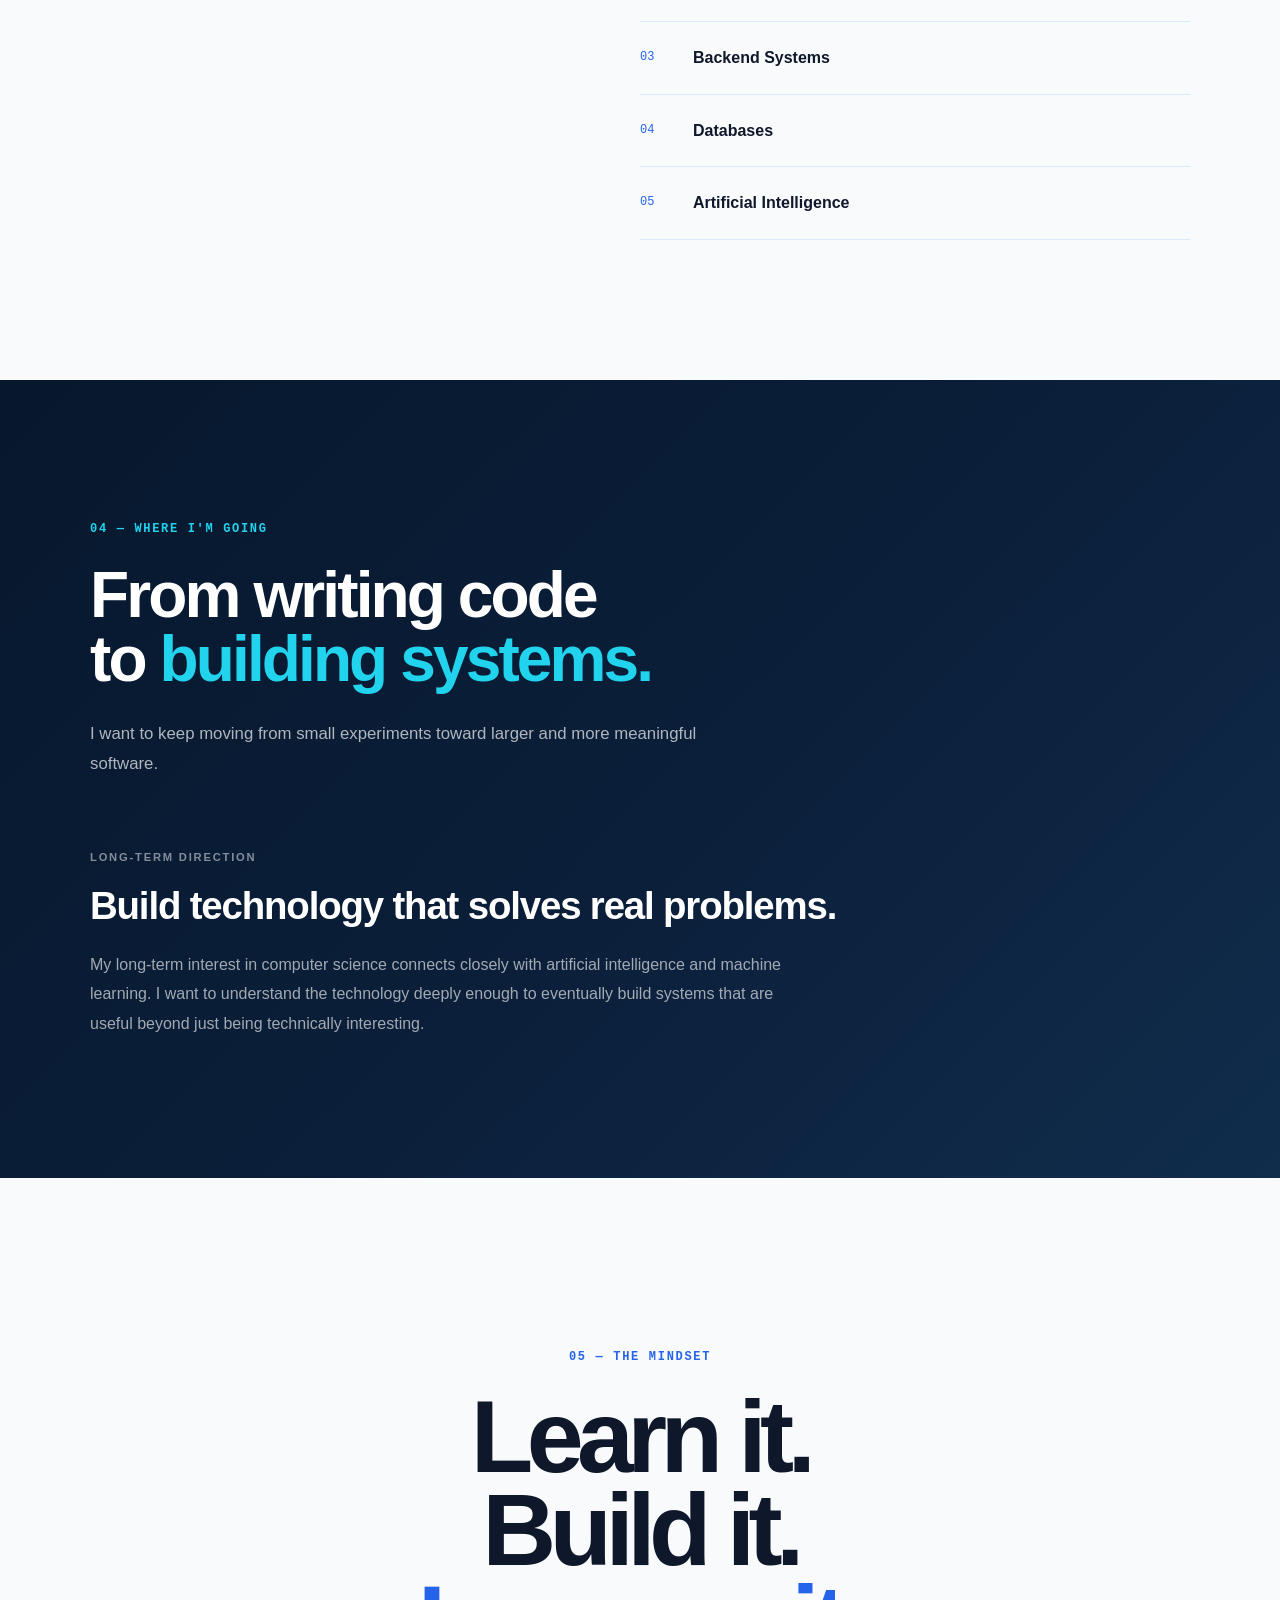
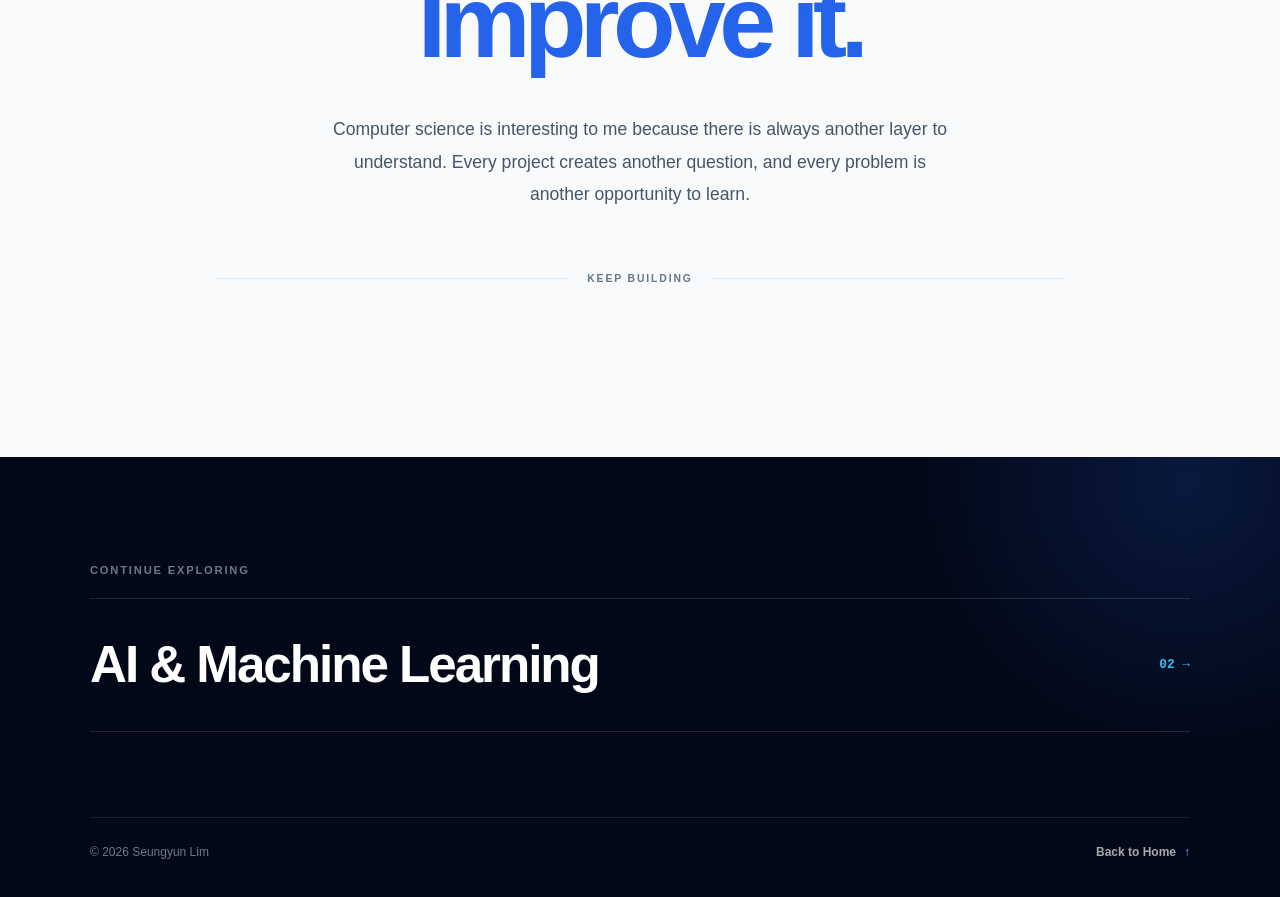
<file: interests/computer-science.html>
<!DOCTYPE html>
<html lang="en">

<head>

    <meta charset="UTF-8">

    <meta
        name="viewport"
        content="width=device-width, initial-scale=1.0"
    >

    <meta
        name="description"
        content="Computer Science — Seungyun Lim's interest in programming, software development, problem solving, and building technology."
    >

    <title>
        Computer Science | Seungyun Lim
    </title>


    <!-- =========================================
         SHARED STYLES
    ========================================== -->

    <link
        rel="stylesheet"
        href="../style.css"
    >


    <!-- =========================================
         INTEREST PAGE STYLES
    ========================================== -->

    <link
        rel="stylesheet"
        href="../css/pages/interests.css"
    >

</head>


<body>


    <!-- =========================================
         NAVIGATION
    ========================================== -->

    <header class="navbar project-navbar">

        <div class="nav-container">

            <a
                href="../index.html"
                class="logo"
            >
                Seungyun Lim
            </a>


            <a
                href="../index.html"
                class="project-nav-back"
            >
                ← Back to Home
            </a>

        </div>

    </header>



    <main>


        <!-- =========================================
             INTEREST HERO
        ========================================== -->

        <section class="interest-page-hero">

            <div class="interest-hero-background">

                <div class="interest-hero-grid"></div>

                <div class="interest-hero-glow"></div>


                <div class="interest-hero-orbit">

                    <div
                        class="interest-orbit-ring interest-orbit-ring-one"
                    ></div>

                    <div
                        class="interest-orbit-ring interest-orbit-ring-two"
                    ></div>

                    <div
                        class="interest-orbit-ring interest-orbit-ring-three"
                    ></div>


                    <div
                        class="interest-orbit-dot interest-orbit-dot-one"
                    ></div>

                    <div
                        class="interest-orbit-dot interest-orbit-dot-two"
                    ></div>

                </div>

            </div>


            <div class="section-container">

                <div class="interest-hero-content">

                    <div class="interest-page-number">
                        01
                    </div>


                    <span class="interest-page-label">
                        WHAT DRIVES ME
                    </span>


                    <div class="interest-page-icon">
                        💻
                    </div>


                    <h1>

                        Computer

                        <br>

                        <span>
                            Science.
                        </span>

                    </h1>


                    <p class="interest-hero-description">

                        Programming, problem solving, and turning
                        ideas into software that actually works.

                    </p>


                    <div class="interest-hero-meta">

                        <span>
                            BUILD
                        </span>

                        <span>
                            PROGRAMMING
                        </span>

                        <span>
                            PROBLEM SOLVING
                        </span>

                    </div>

                </div>


                <div class="interest-scroll-indicator">

                    <span>
                        SCROLL TO EXPLORE
                    </span>

                    <div class="interest-scroll-line">
                        <span></span>
                    </div>

                </div>

            </div>

        </section>



        <!-- =========================================
             01 — WHY I'M INTERESTED
        ========================================== -->

        <section
            class="interest-section interest-introduction"
        >

            <div class="section-container">

                <div class="interest-section-grid">


                    <div class="interest-section-heading">

                        <span class="interest-section-label">
                            01 — WHY I'M INTERESTED
                        </span>


                        <h2>

                            I like to

                            <br>

                            understand

                            <br>

                            <span>
                                how things work.
                            </span>

                        </h2>

                    </div>


                    <div class="interest-section-content">

                        <p>

                            Computer science interests me because it
                            combines logic, creativity, and problem
                            solving in a way that lets me actually
                            create something.

                        </p>


                        <p>

                            I enjoy taking a problem that initially
                            seems complicated, breaking it into smaller
                            pieces, and figuring out how those pieces
                            can work together.

                        </p>


                        <p>

                            What makes programming especially interesting
                            to me is that an idea can start as nothing
                            more than a thought and eventually become
                            a working website, application, or system.

                        </p>


                        <div class="interest-highlight">

                            <span>
                                WHAT I ENJOY
                            </span>

                            <strong>
                                Understand → Solve → Build
                            </strong>

                        </div>

                    </div>

                </div>

            </div>

        </section>



        <!-- =========================================
             02 — MY EXPERIENCE
        ========================================== -->

        <section
            class="interest-section interest-experience"
        >

            <div class="section-container">


                <div class="interest-heading">

                    <span class="interest-section-label">
                        02 — MY EXPERIENCE
                    </span>


                    <h2>

                        Learning by

                        <br>

                        <span>
                            building.
                        </span>

                    </h2>


                    <p>

                        Programming became much more interesting
                        once I started using it to create things
                        instead of only learning concepts.

                    </p>

                </div>


                <div class="interest-experience-grid">


                    <article class="interest-experience-card">

                        <div class="interest-card-number">
                            01
                        </div>

                        <span class="interest-card-label">
                            WEB DEVELOPMENT
                        </span>

                        <h3>
                            Websites
                        </h3>

                        <p>

                            I've worked with HTML, CSS, and JavaScript
                            to create websites and interactive pages,
                            including this portfolio itself.

                        </p>

                    </article>



                    <article class="interest-experience-card">

                        <div class="interest-card-number">
                            02
                        </div>

                        <span class="interest-card-label">
                            SOFTWARE
                        </span>

                        <h3>
                            Applications
                        </h3>

                        <p>

                            I've been exploring how different parts
                            of a software application connect together,
                            including frontends, backends, APIs,
                            and databases.

                        </p>

                    </article>



                    <article class="interest-experience-card">

                        <div class="interest-card-number">
                            03
                        </div>

                        <span class="interest-card-label">
                            PROBLEM SOLVING
                        </span>

                        <h3>
                            Algorithms & Logic
                        </h3>

                        <p>

                            Mathematics and programming have helped me
                            develop a stronger interest in algorithms,
                            logical thinking, and finding efficient
                            ways to solve problems.

                        </p>

                    </article>



                    <article class="interest-experience-card">

                        <div class="interest-card-number">
                            04
                        </div>

                        <span class="interest-card-label">
                            PROJECTS
                        </span>

                        <h3>
                            Real Systems
                        </h3>

                        <p>

                            Projects such as MaplePath, FindInPI,
                            and Robot Tool Database have given me
                            opportunities to apply programming concepts
                            to real ideas.

                        </p>

                    </article>

                </div>

            </div>

        </section>



        <!-- =========================================
             03 — WHAT I'M LEARNING
        ========================================== -->

        <section
            class="interest-section interest-learning"
        >

            <div class="section-container">

                <div class="interest-section-grid">


                    <div class="interest-section-heading">

                        <span class="interest-section-label">
                            03 — WHAT I'M LEARNING
                        </span>


                        <h2>

                            Going

                            <br>

                            <span>
                                deeper.
                            </span>

                        </h2>

                    </div>


                    <div class="interest-section-content">

                        <p>

                            I'm continuing to build a stronger
                            foundation in computer science while
                            learning how larger software systems
                            are designed.

                        </p>


                        <div class="interest-learning-list">


                            <div class="interest-learning-item">

                                <span>
                                    01
                                </span>

                                <strong>
                                    Data Structures & Algorithms
                                </strong>

                            </div>


                            <div class="interest-learning-item">

                                <span>
                                    02
                                </span>

                                <strong>
                                    Software Development
                                </strong>

                            </div>


                            <div class="interest-learning-item">

                                <span>
                                    03
                                </span>

                                <strong>
                                    Backend Systems
                                </strong>

                            </div>


                            <div class="interest-learning-item">

                                <span>
                                    04
                                </span>

                                <strong>
                                    Databases
                                </strong>

                            </div>


                            <div class="interest-learning-item">

                                <span>
                                    05
                                </span>

                                <strong>
                                    Artificial Intelligence
                                </strong>

                            </div>

                        </div>

                    </div>

                </div>

            </div>

        </section>



        <!-- =========================================
             04 — WHERE I'M GOING
        ========================================== -->

        <section
            class="interest-section interest-future"
        >

            <div class="section-container">


                <div class="interest-heading">

                    <span class="interest-section-label">
                        04 — WHERE I'M GOING
                    </span>


                    <h2>

                        From writing code

                        <br>

                        to

                        <span>
                            building systems.
                        </span>

                    </h2>


                    <p>

                        I want to keep moving from small experiments
                        toward larger and more meaningful software.

                    </p>

                </div>


                <div class="interest-future-content">

                    <span>
                        LONG-TERM DIRECTION
                    </span>

                    <h3>
                        Build technology that solves real problems.
                    </h3>

                    <p>

                        My long-term interest in computer science
                        connects closely with artificial intelligence
                        and machine learning. I want to understand
                        the technology deeply enough to eventually
                        build systems that are useful beyond just
                        being technically interesting.

                    </p>

                </div>

            </div>

        </section>



        <!-- =========================================
             05 — THE MINDSET
        ========================================== -->

        <section
            class="interest-section interest-mindset"
        >

            <div class="section-container">

                <div class="interest-mindset-content">

                    <span class="interest-section-label">
                        05 — THE MINDSET
                    </span>


                    <h2>

                        Learn it.

                        <br>

                        Build it.

                        <br>

                        <span>
                            Improve it.
                        </span>

                    </h2>


                    <p>

                        Computer science is interesting to me because
                        there is always another layer to understand.
                        Every project creates another question, and
                        every problem is another opportunity to learn.

                    </p>


                    <div class="interest-mindset-line">

                        <span></span>

                        <strong>
                            KEEP BUILDING
                        </strong>

                        <span></span>

                    </div>

                </div>

            </div>

        </section>



        <!-- =========================================
             FOOTER / CONTINUE EXPLORING
        ========================================== -->

        <footer class="interest-footer">

            <div class="section-container">


                <!-- Continue Exploring -->

                <div class="interest-next">

                    <span>
                        CONTINUE EXPLORING
                    </span>


                    <a
                        href="ai-ml.html"
                        class="interest-next-link"
                    >

                        <strong>
                            AI & Machine Learning
                        </strong>

                        <span>
                            02 →
                        </span>

                    </a>

                </div>



                <!-- Footer Divider -->

                <div class="interest-footer-divider"></div>



                <!-- Footer Bottom -->

                <div class="interest-footer-bottom">

                    <p>
                        © 2026 Seungyun Lim
                    </p>


                    <a
                        href="../index.html"
                    >

                        Back to Home

                        <span>
                            ↑
                        </span>

                    </a>

                </div>

            </div>

        </footer>

    </main>


</body>

</html>
</file>
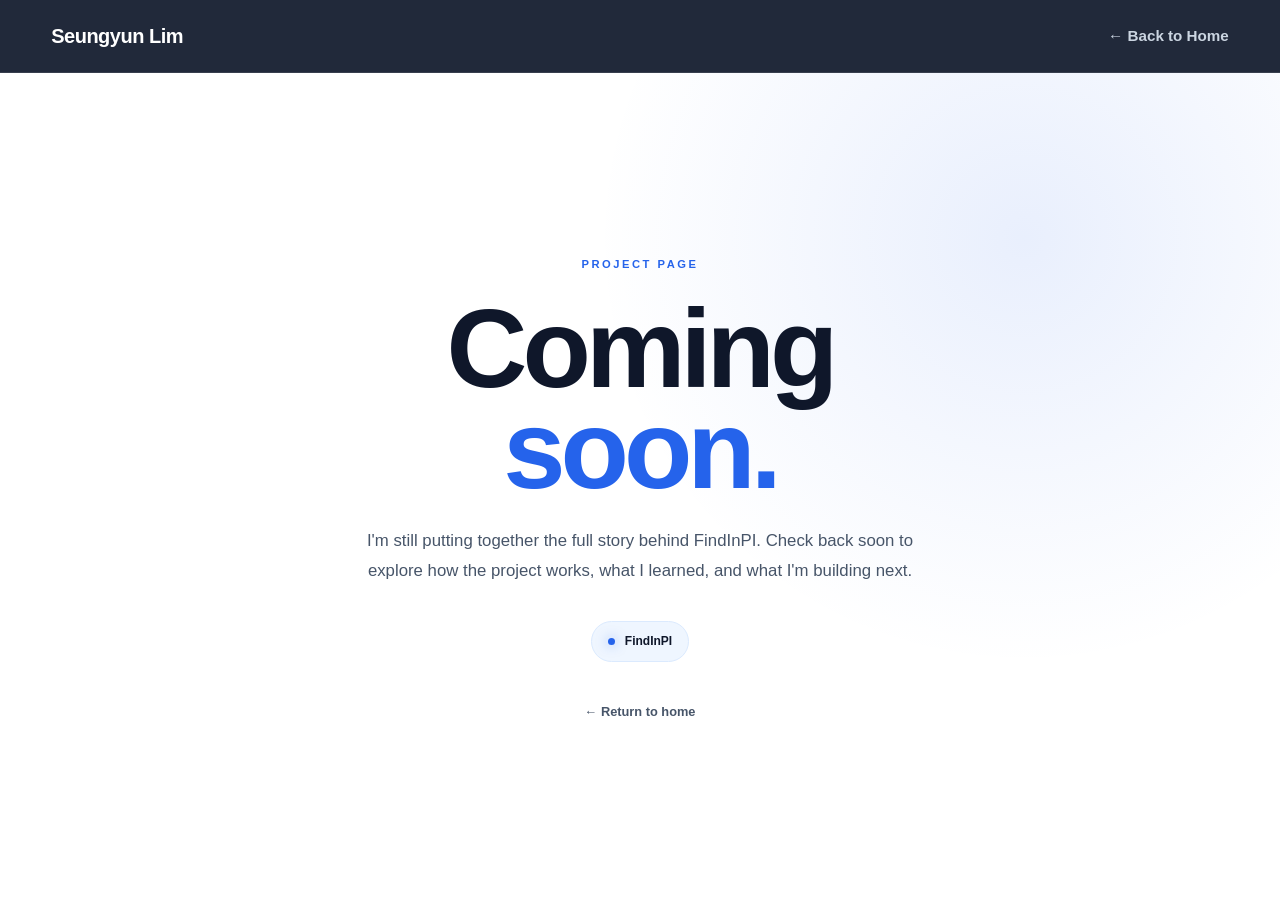
<file: projects/findinpi.html>
<!DOCTYPE html>
<html lang="en">

<head>

    <meta charset="UTF-8">

    <meta
        name="viewport"
        content="width=device-width, initial-scale=1.0"
    >

    <meta
        name="description"
        content="FindInPI — project page coming soon."
    >

    <title>
        FindInPI | Seungyun Lim
    </title>

    <link
        rel="stylesheet"
        href="../style.css"
    >

    <link
        rel="stylesheet"
        href="../css/project-pages.css"
    >

    <style>

        .coming-soon-page {

            min-height: calc(100vh - 72px);

            display: flex;

            align-items: center;

            justify-content: center;

            padding: 100px 20px;

            background:
                radial-gradient(
                    circle at 80% 20%,
                    rgba(37, 99, 235, 0.10),
                    transparent 35%
                ),
                #ffffff;

            text-align: center;

        }


        .coming-soon-content {

            max-width: 700px;

        }


        .coming-soon-label {

            display: inline-block;

            margin-bottom: 25px;

            font-size: 0.7rem;

            font-weight: 800;

            letter-spacing: 2.5px;

            color: var(--primary);

        }


        .coming-soon-content h1 {

            margin: 0 0 25px;

            font-size:
                clamp(
                    4rem,
                    10vw,
                    7rem
                );

            line-height: 0.9;

            letter-spacing: -5px;

            color: var(--navy);

        }


        .coming-soon-content h1 span {

            color: var(--primary);

        }


        .coming-soon-content p {

            max-width: 550px;

            margin: 0 auto 35px;

            font-size: 1.05rem;

            line-height: 1.8;

            color: var(--text-secondary);

        }


        .coming-soon-project {

            display: inline-flex;

            align-items: center;

            gap: 10px;

            padding: 10px 16px;

            border: 1px solid var(--border);

            border-radius: 999px;

            background: var(--background-soft);

            font-size: 0.75rem;

            font-weight: 700;

            color: var(--navy);

        }


        .coming-soon-dot {

            width: 7px;

            height: 7px;

            border-radius: 50%;

            background: var(--primary);

            box-shadow:
                0 0 12px
                rgba(37, 99, 235, 0.5);

            animation:
                pulse 1.8s ease-in-out infinite;

        }


        .coming-soon-back {

            display: inline-block;

            margin-top: 40px;

            font-size: 0.8rem;

            font-weight: 700;

            color: var(--text-secondary);

            text-decoration: none;

            transition:
                color 0.2s ease,
                transform 0.2s ease;

        }


        .coming-soon-back:hover {

            color: var(--primary);

            transform:
                translateX(-4px);

        }


        @keyframes pulse {

            0%,
            100% {

                transform: scale(1);

                opacity: 0.6;

            }

            50% {

                transform: scale(1.5);

                opacity: 1;

            }

        }


        @media (max-width: 650px) {

            .coming-soon-page {

                min-height:
                    calc(100vh - 65px);

                padding:
                    80px 20px;

            }


            .coming-soon-content h1 {

                letter-spacing: -3px;

            }


            .coming-soon-content p {

                font-size: 0.95rem;

            }

        }


        @media (prefers-reduced-motion: reduce) {

            .coming-soon-dot {

                animation: none;

            }

        }

    </style>

</head>


<body>


    <!-- =========================================
         NAVIGATION
    ========================================== -->

    <header class="navbar project-navbar">

        <div class="nav-container">

            <a
                href="../index.html"
                class="logo"
            >
                Seungyun Lim
            </a>


            <a
                href="../index.html"
                class="project-nav-back"
            >
                ← Back to Home
            </a>

        </div>

    </header>



    <!-- =========================================
         COMING SOON
    ========================================== -->

    <main>

        <section class="coming-soon-page">

            <div class="coming-soon-content">

                <span class="coming-soon-label">
                    PROJECT PAGE
                </span>


                <h1>
                    Coming
                    <br>
                    <span>soon.</span>
                </h1>


                <p>
                    I'm still putting together the full story
                    behind FindInPI. Check back soon to explore
                    how the project works, what I learned, and
                    what I'm building next.
                </p>


                <div class="coming-soon-project">

                    <span class="coming-soon-dot"></span>

                    FindInPI

                </div>


                <br>


                <a
                    href="../index.html"
                    class="coming-soon-back"
                >
                    ← Return to home
                </a>

            </div>

        </section>

    </main>


</body>

</html>
</file>
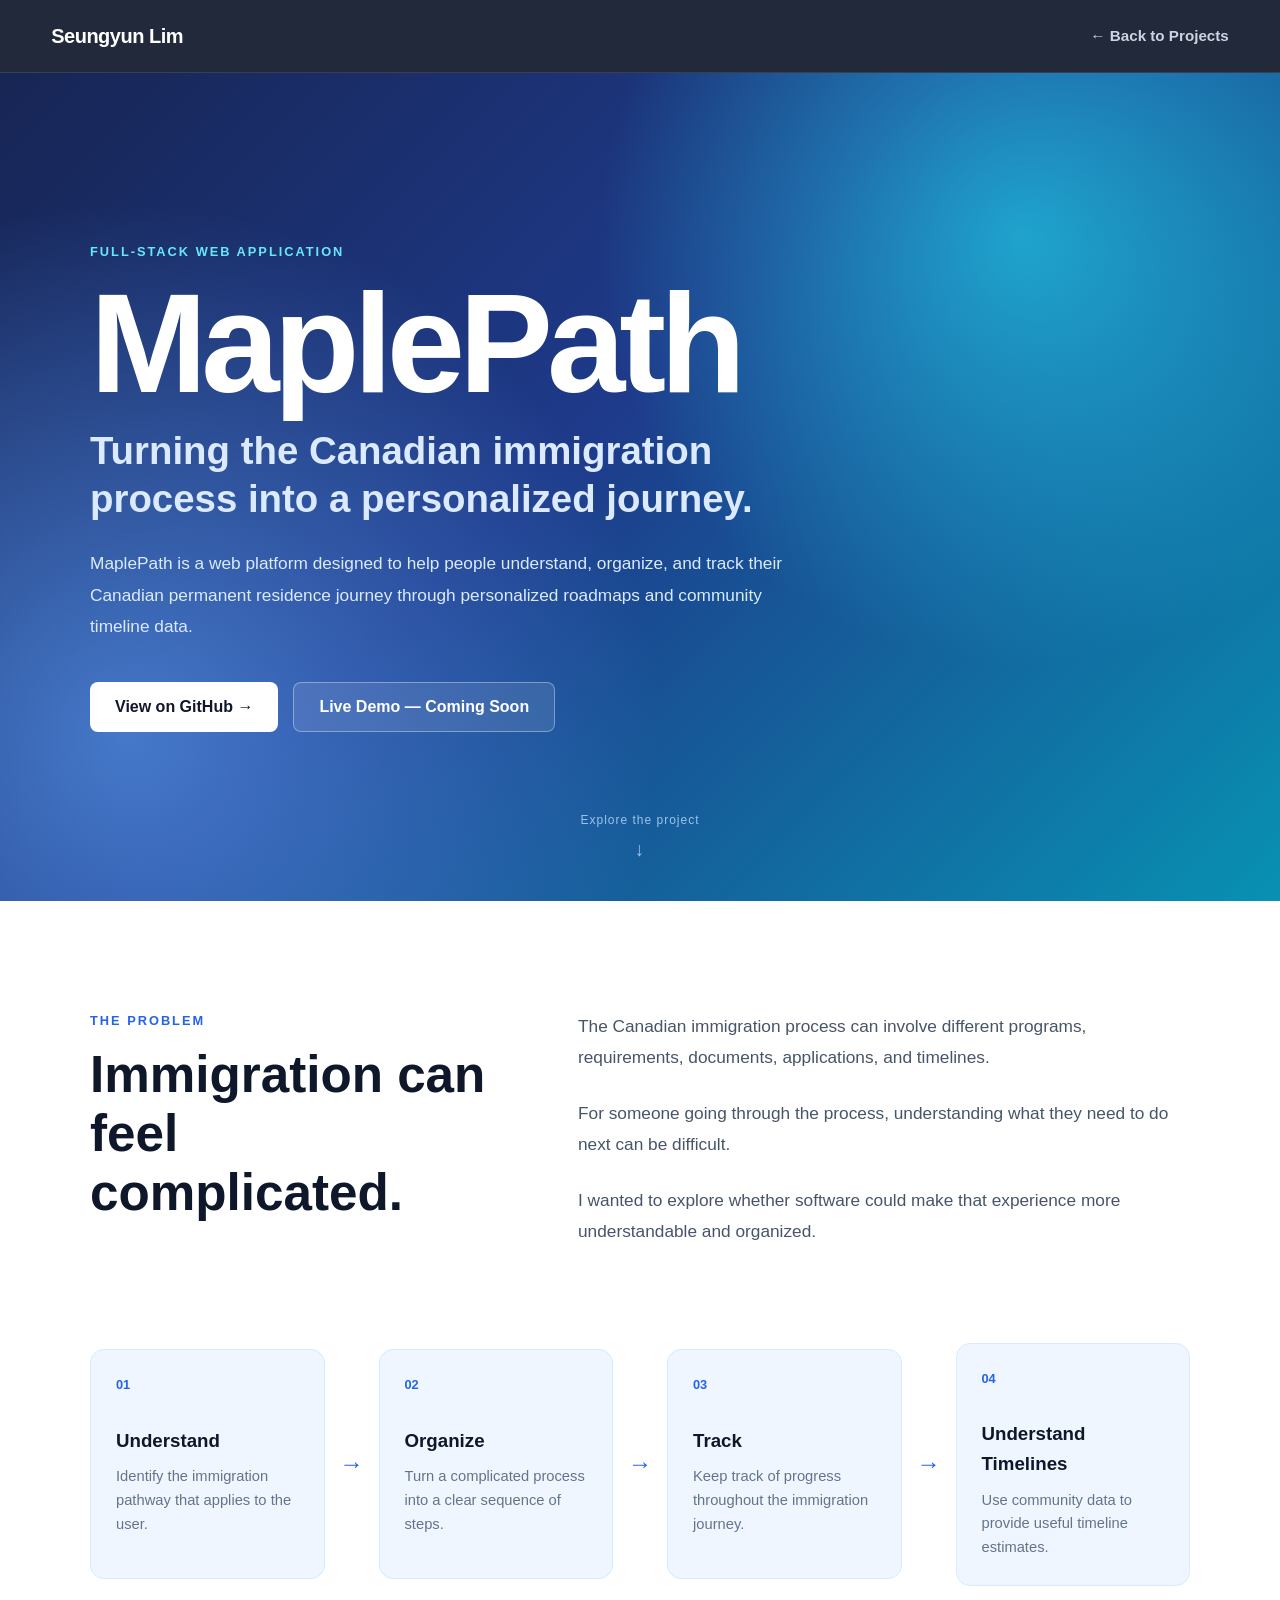
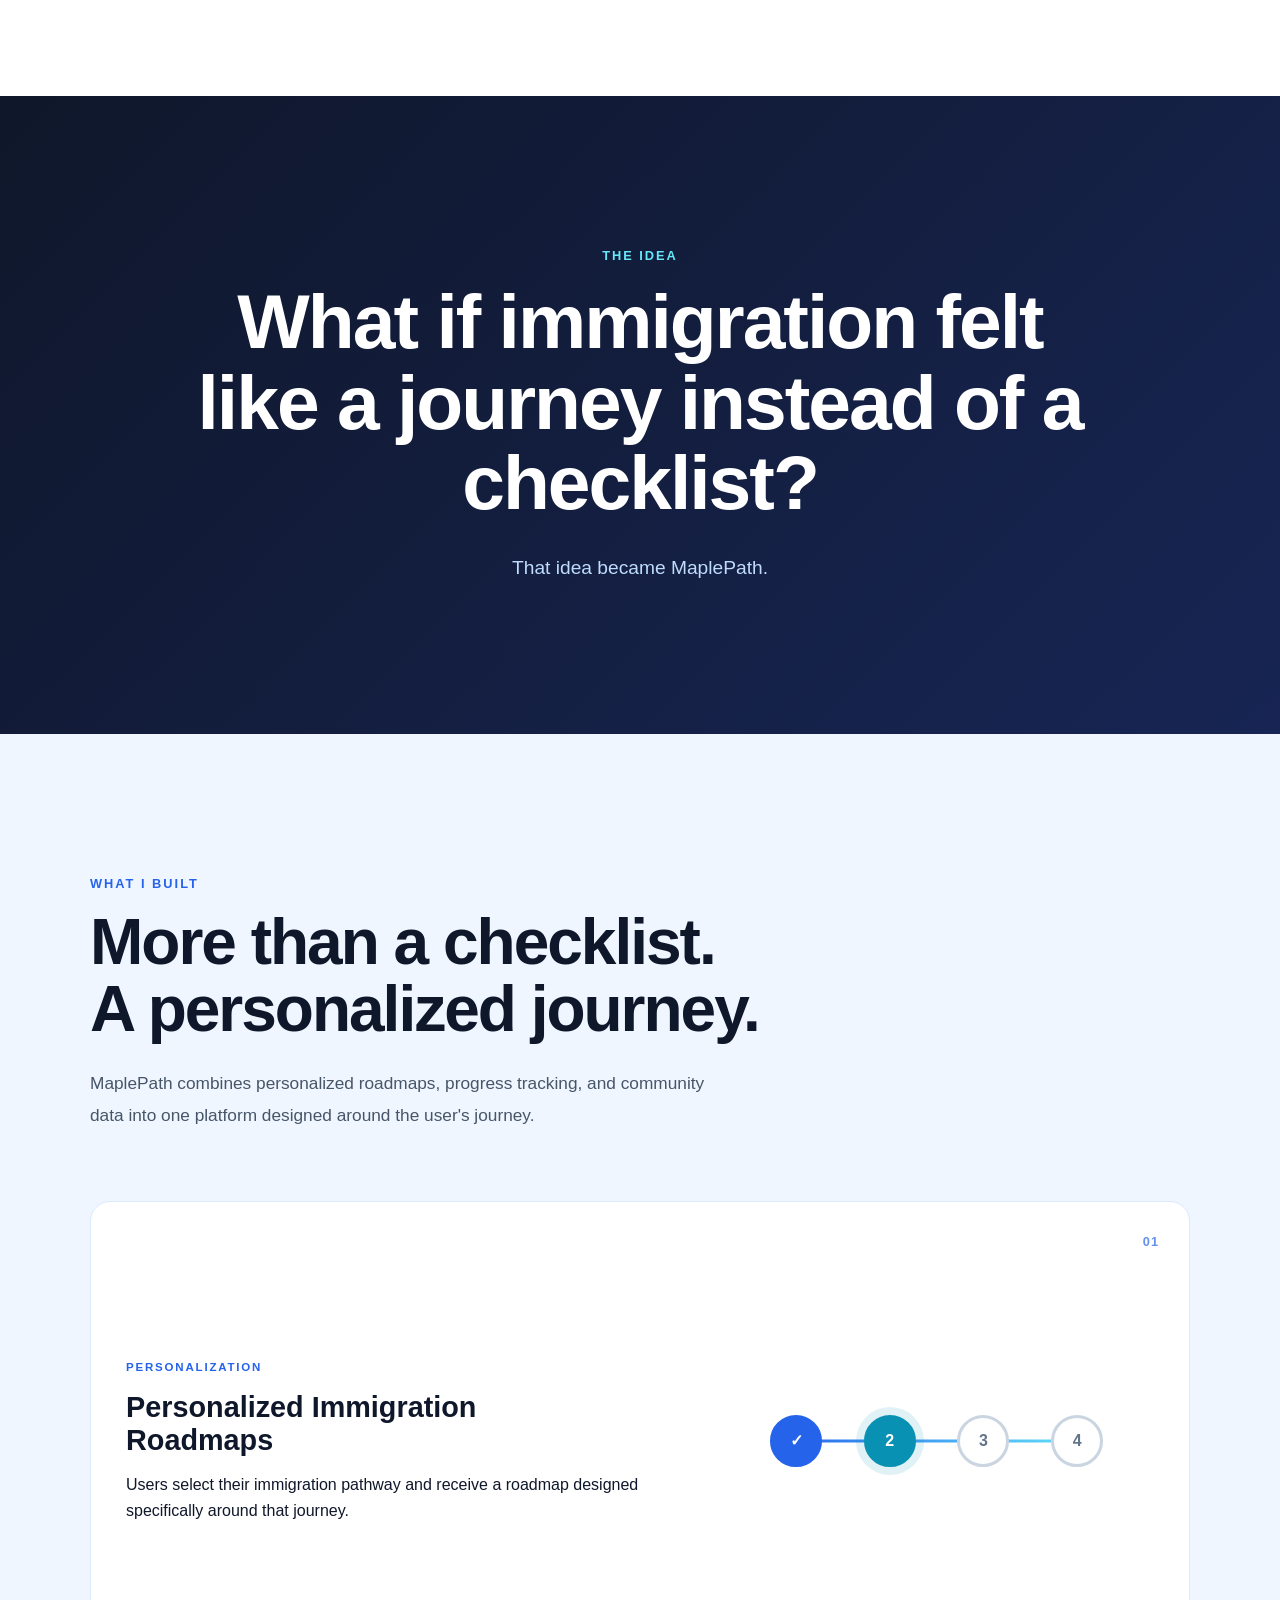
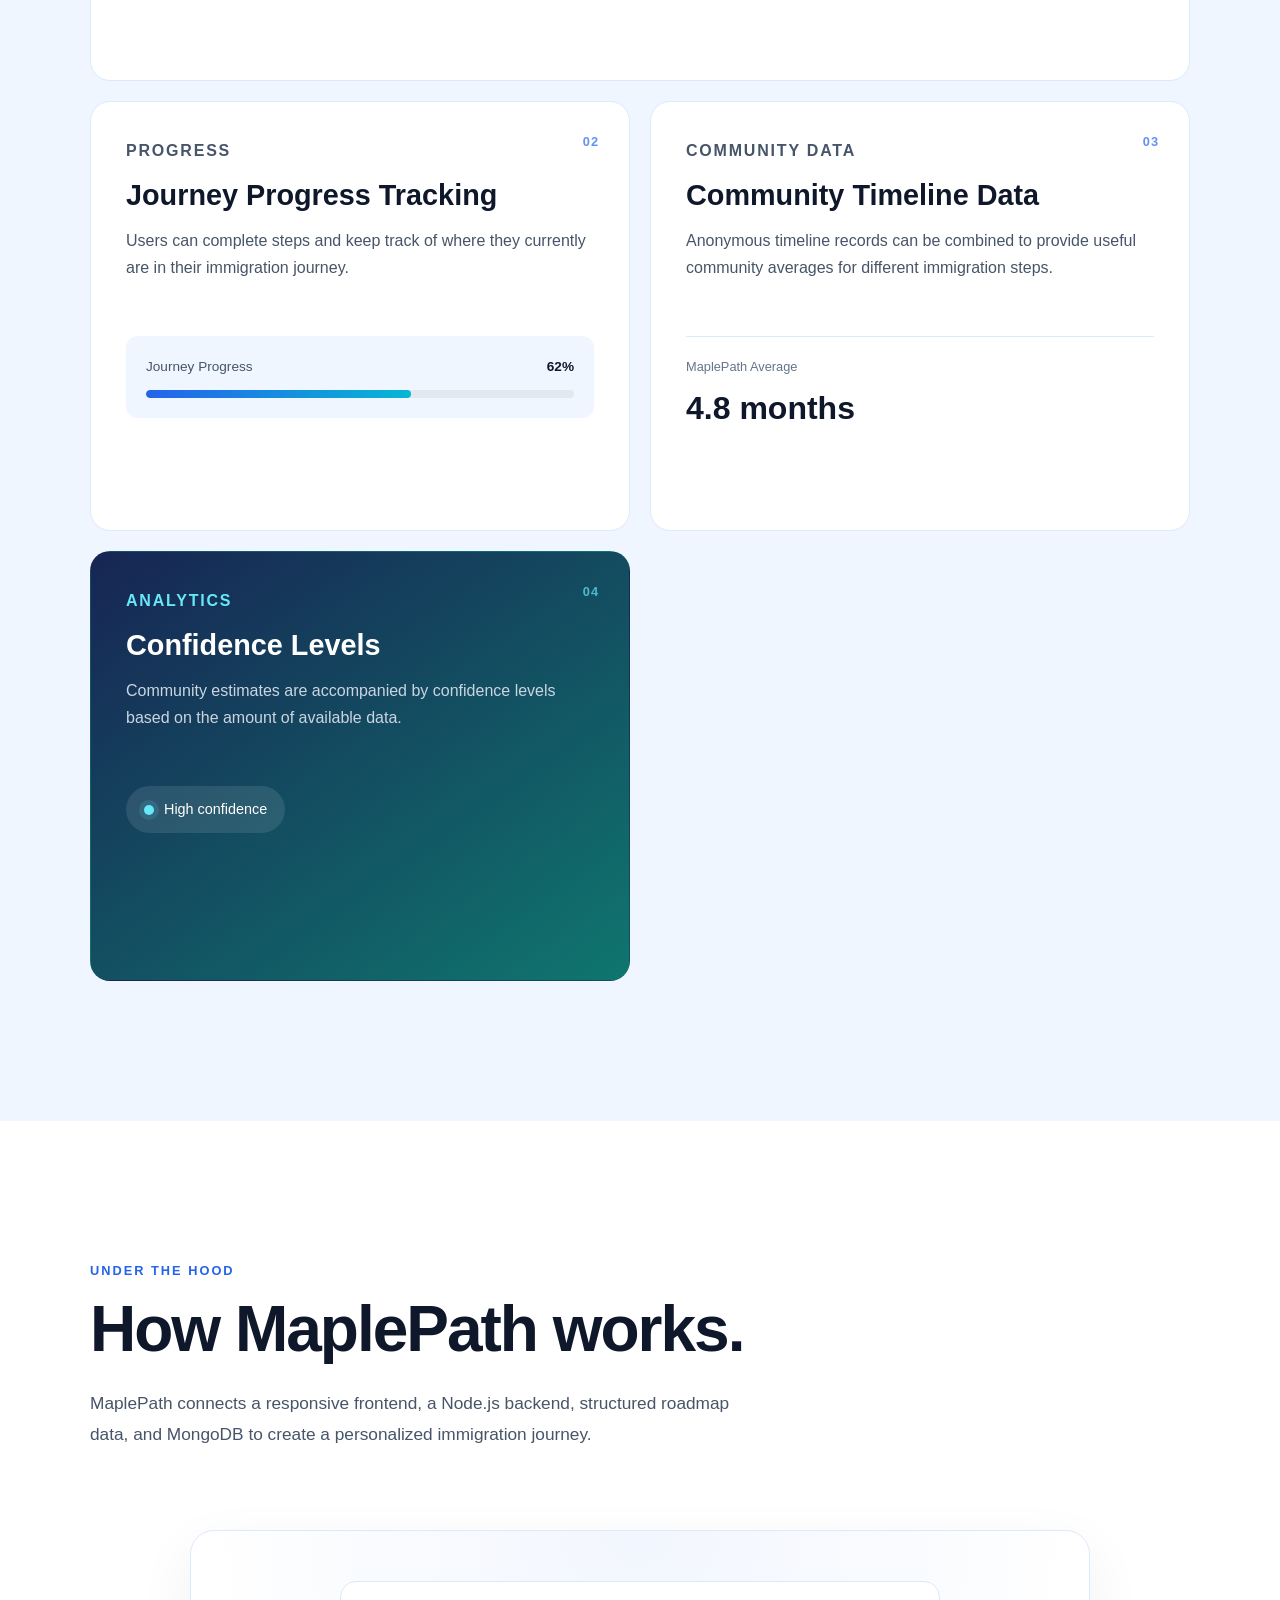
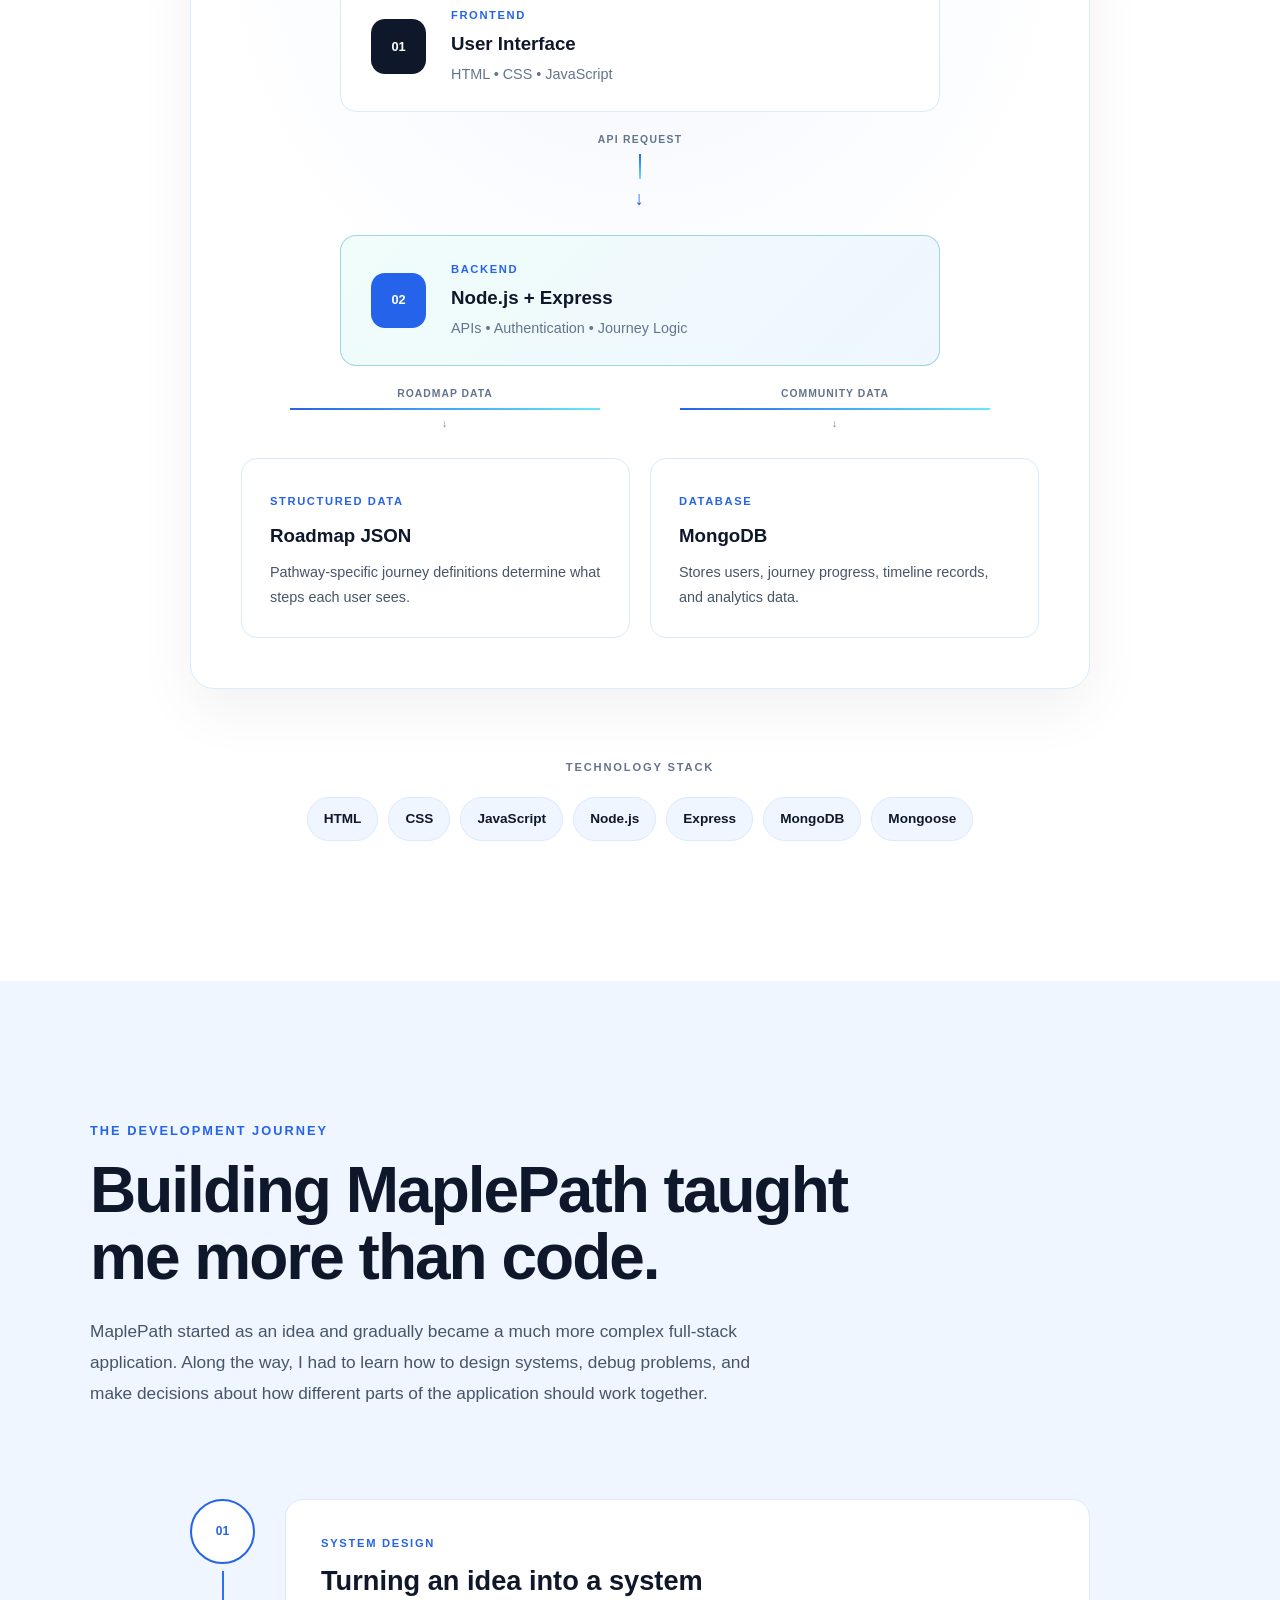
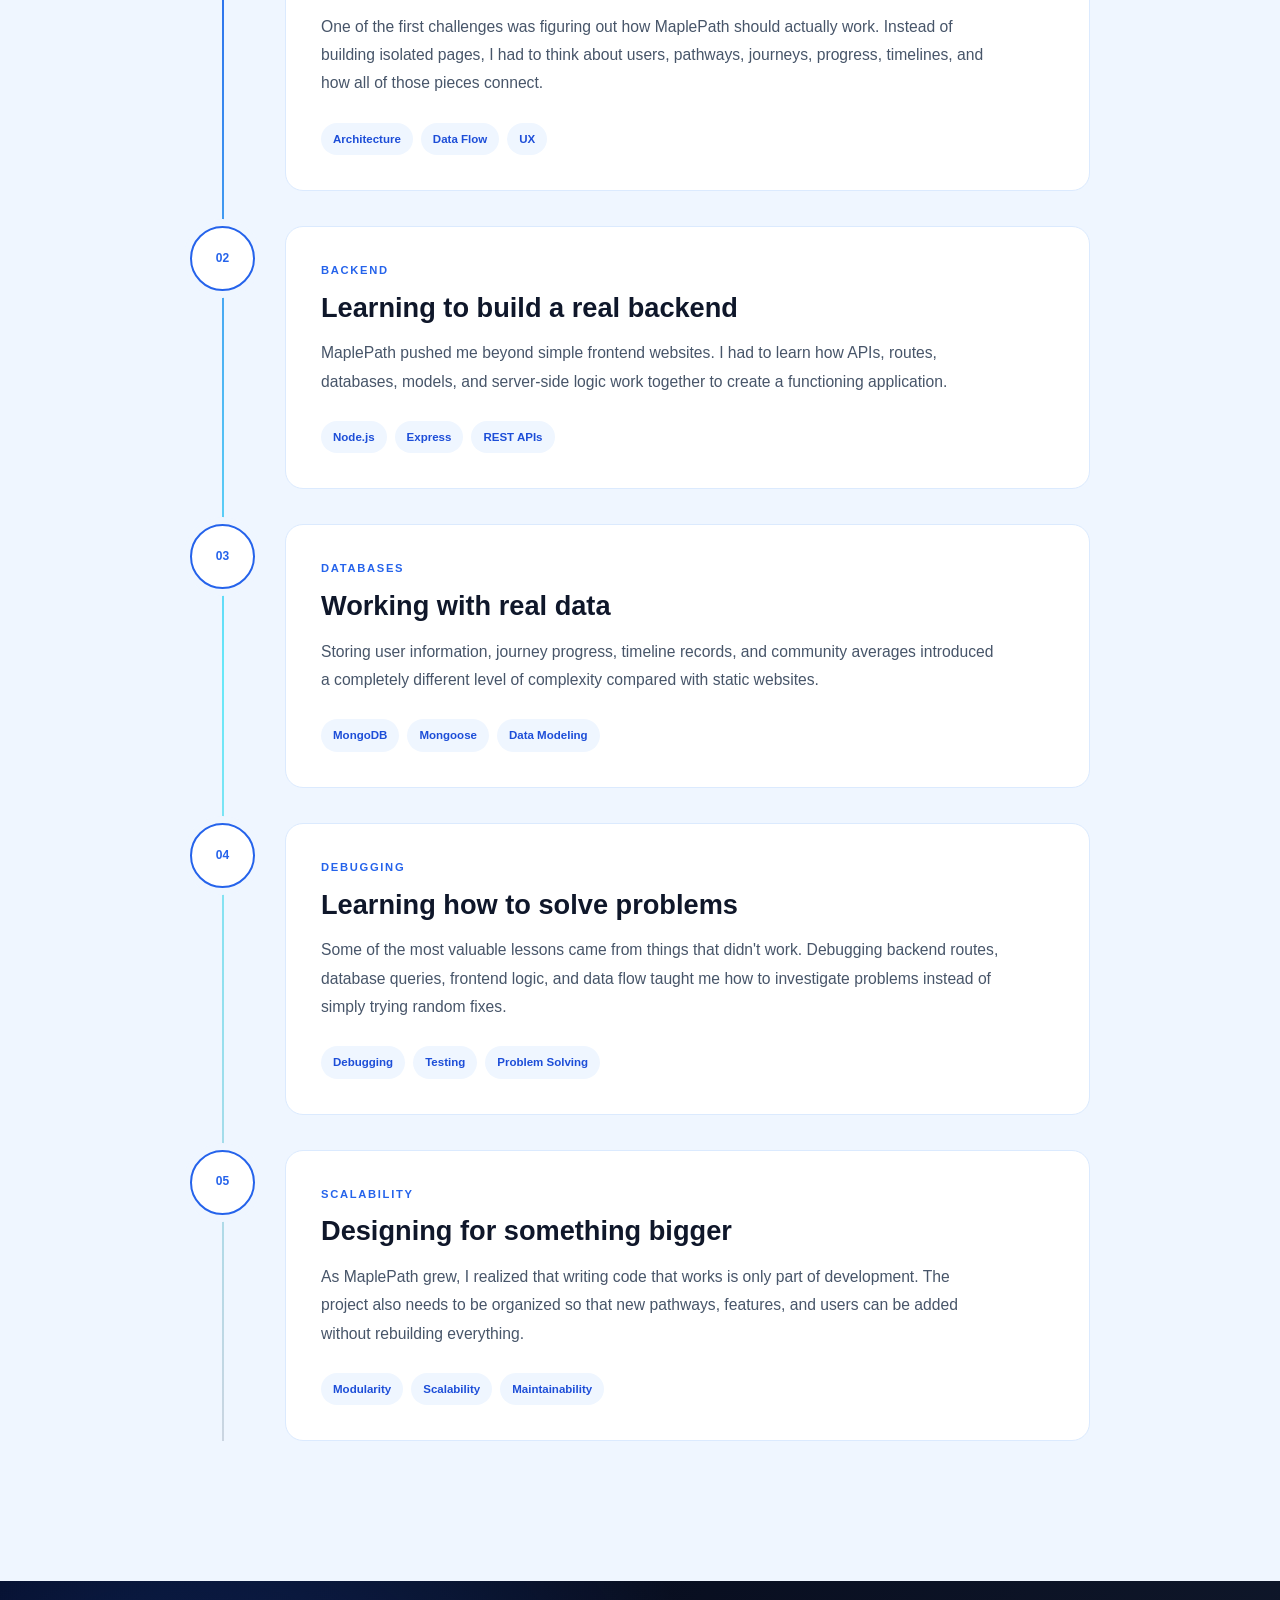
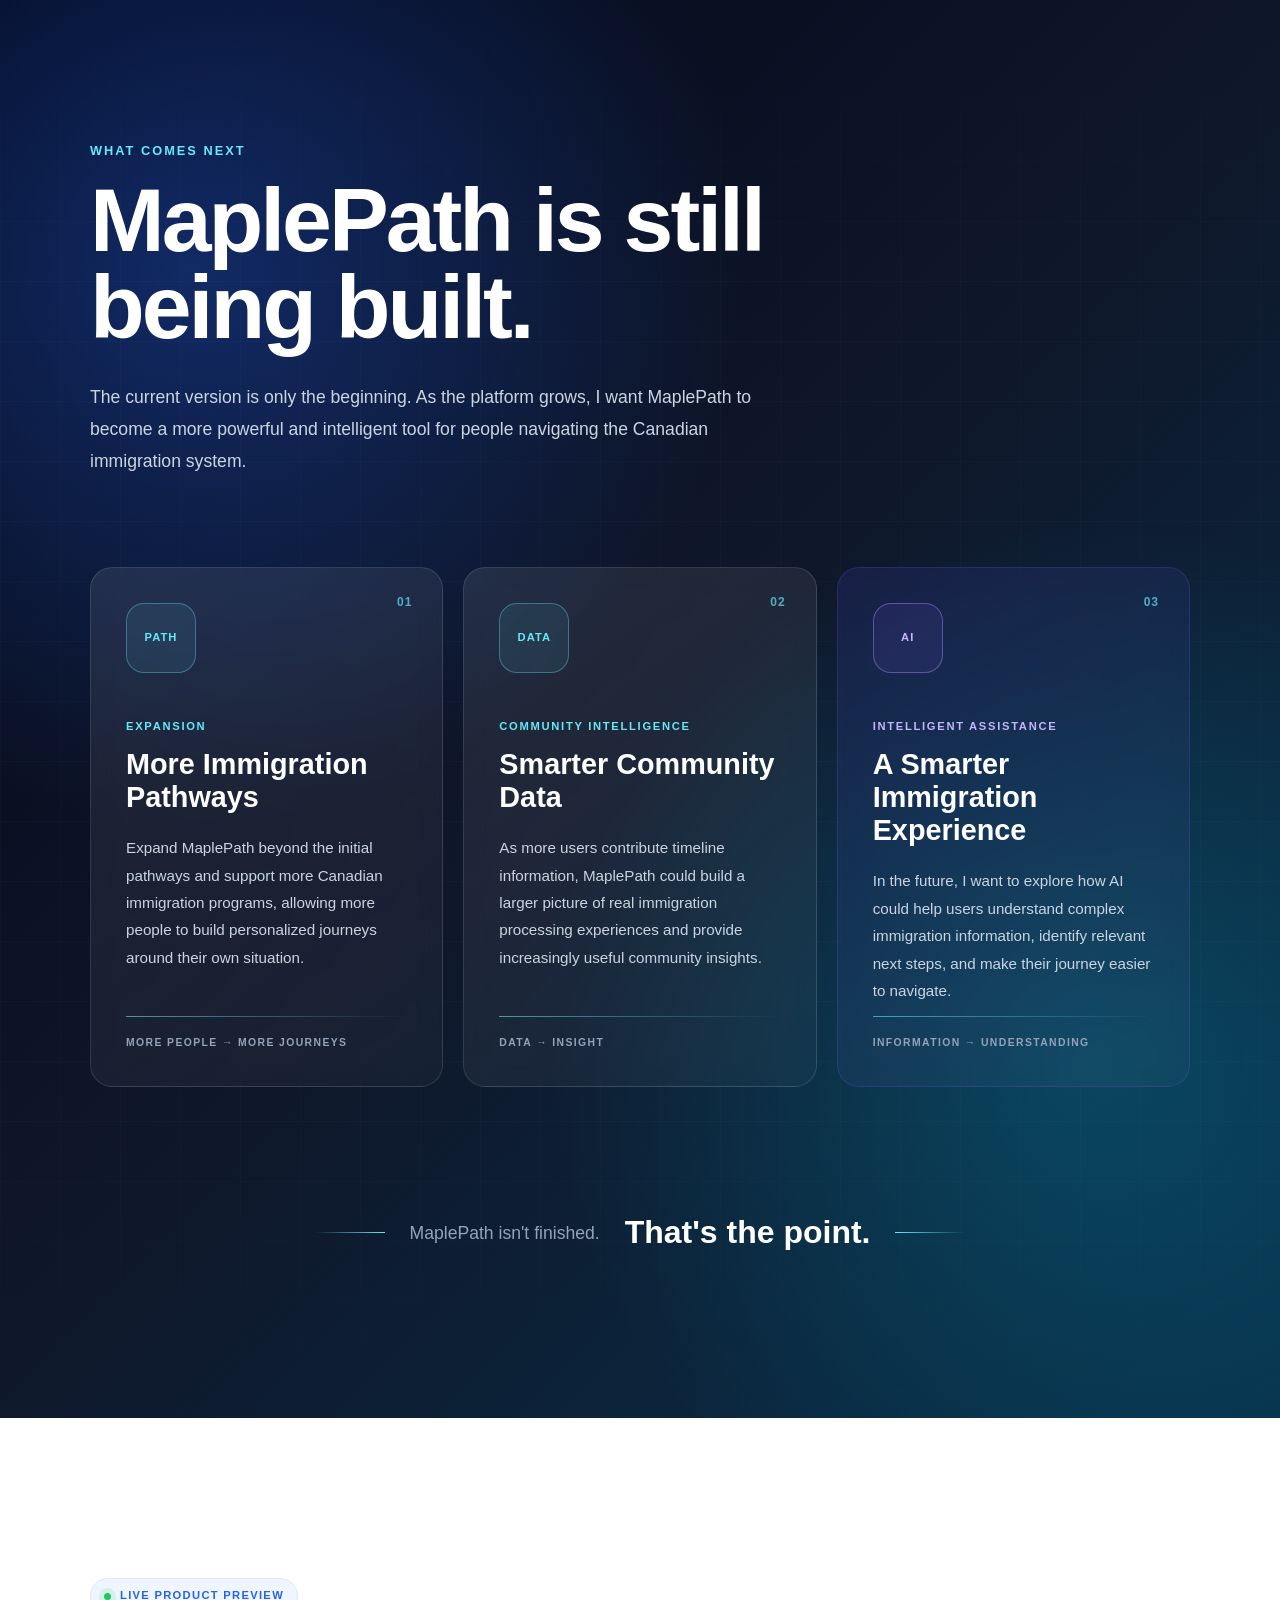
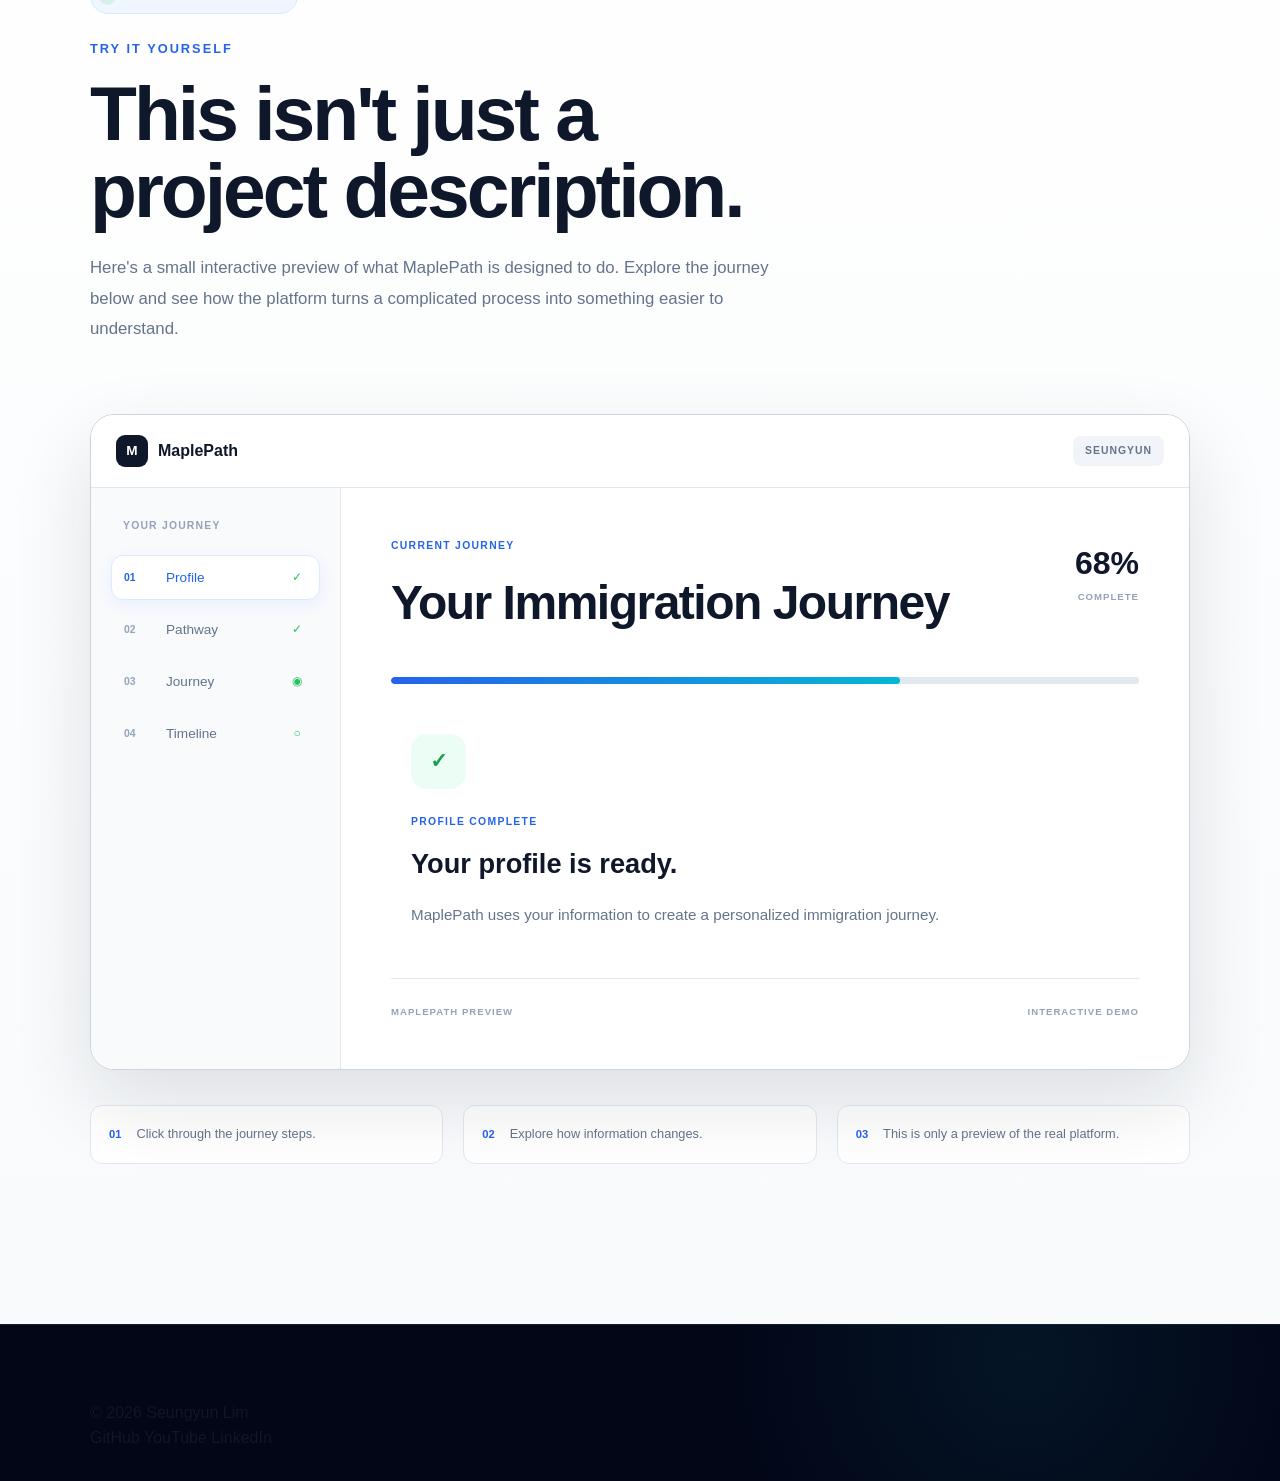
<file: projects/maplepath.html>
<!DOCTYPE html>
<html lang="en">

<head>

    <meta charset="UTF-8">

    <meta
        name="viewport"
        content="width=device-width, initial-scale=1.0"
    >

    <title>MaplePath | Seungyun Lim</title>

    <meta
        name="description"
        content="MaplePath — a Canadian immigration journey tracking platform built by Seungyun Lim."
    >

    <link rel="stylesheet" href="../style.css">

</head>


<body>


    <!-- =========================================
         NAVIGATION
    ========================================== -->

    <header class="navbar project-navbar">

        <div class="nav-container">

            <a href="../index.html" class="logo">
                Seungyun Lim
            </a>

            <a
                href="../index.html#projects"
                class="project-nav-back"
            >
                ← Back to Projects
            </a>

        </div>

    </header>


    <main>


        <!-- =========================================
            MAPLEPATH HERO
        ========================================== -->

        <section class="project-page-hero maplepath-hero">

            <div class="section-container">

                <p class="project-page-label">
                    FULL-STACK WEB APPLICATION
                </p>


                <h1 class="project-page-title">
                    MaplePath
                </h1>


                <p class="project-page-tagline">
                    Turning the Canadian immigration process
                    into a personalized journey.
                </p>


                <p class="project-page-description">

                    MaplePath is a web platform designed to help
                    people understand, organize, and track their
                    Canadian permanent residence journey through
                    personalized roadmaps and community timeline data.

                </p>


                <div class="project-page-buttons">

                    <a
                        href="#"
                        class="button primary-button"
                        target="_blank"
                        rel="noopener noreferrer"
                    >
                        View on GitHub →
                    </a>


                    <a
                        href="#"
                        class="button secondary-project-button"
                    >
                        Live Demo — Coming Soon
                    </a>

                </div>


                <div class="project-scroll-hint">

                    <span>
                        Explore the project
                    </span>

                    <span class="scroll-arrow">
                        ↓
                    </span>

                </div>

            </div>

        </section>


        <!-- =========================================
            THE PROBLEM
        ========================================== -->

        <section class="project-problem-section">

            <div class="section-container">

                <div class="project-page-grid">

                    <div>

                        <p class="section-label">
                            THE PROBLEM
                        </p>

                        <h2>
                            Immigration can feel complicated.
                        </h2>

                    </div>


                    <div class="project-page-text">

                        <p>
                            The Canadian immigration process can
                            involve different programs, requirements,
                            documents, applications, and timelines.
                        </p>

                        <p>
                            For someone going through the process,
                            understanding what they need to do next
                            can be difficult.
                        </p>

                        <p>
                            I wanted to explore whether software could
                            make that experience more understandable
                            and organized.
                        </p>

                    </div>

                </div>


                <div class="problem-flow">

                    <div class="problem-step">

                        <span>01</span>

                        <h3>
                            Understand
                        </h3>

                        <p>
                            Identify the immigration pathway
                            that applies to the user.
                        </p>

                    </div>


                    <div class="problem-connector">
                        →
                    </div>


                    <div class="problem-step">

                        <span>02</span>

                        <h3>
                            Organize
                        </h3>

                        <p>
                            Turn a complicated process into
                            a clear sequence of steps.
                        </p>

                    </div>


                    <div class="problem-connector">
                        →
                    </div>


                    <div class="problem-step">

                        <span>03</span>

                        <h3>
                            Track
                        </h3>

                        <p>
                            Keep track of progress throughout
                            the immigration journey.
                        </p>

                    </div>


                    <div class="problem-connector">
                        →
                    </div>


                    <div class="problem-step">

                        <span>04</span>

                        <h3>
                            Understand Timelines
                        </h3>

                        <p>
                            Use community data to provide
                            useful timeline estimates.
                        </p>

                    </div>

                </div>

            </div>

        </section>


        <!-- =========================================
            THE IDEA
        ========================================== -->

        <section class="project-idea-section">

            <div class="section-container">

                <div class="project-idea">

                    <p class="section-label">
                        THE IDEA
                    </p>

                    <h2>
                        What if immigration felt like
                        a journey instead of a checklist?
                    </h2>

                    <p>
                        That idea became MaplePath.
                    </p>

                </div>

            </div>

        </section>

        <!-- =========================================
            KEY FEATURES
        ========================================== -->

        <section class="project-features-section">

            <div class="section-container">

                <div class="features-heading">

                    <p class="section-label">
                        WHAT I BUILT
                    </p>

                    <h2>
                        More than a checklist.
                        <br>
                        A personalized journey.
                    </h2>

                    <p>
                        MaplePath combines personalized roadmaps,
                        progress tracking, and community data into
                        one platform designed around the user's journey.
                    </p>

                </div>


                <div class="feature-grid">


                    <!-- Feature 01 -->

                    <article class="feature-card feature-card-large">

                        <div class="feature-number">
                            01
                        </div>

                        <div class="feature-content">

                            <p class="feature-category">
                                PERSONALIZATION
                            </p>

                            <h3>
                                Personalized Immigration Roadmaps
                            </h3>

                            <p>
                                Users select their immigration pathway
                                and receive a roadmap designed specifically
                                around that journey.
                            </p>

                        </div>

                        <div class="feature-visual roadmap-visual">

                            <div class="roadmap-line"></div>

                            <div class="roadmap-node completed">
                                ✓
                            </div>

                            <div class="roadmap-node active">
                                2
                            </div>

                            <div class="roadmap-node">
                                3
                            </div>

                            <div class="roadmap-node">
                                4
                            </div>

                        </div>

                    </article>


                    <!-- Feature 02 -->

                    <article class="feature-card">

                        <div class="feature-number">
                            02
                        </div>

                        <p class="feature-category">
                            PROGRESS
                        </p>

                        <h3>
                            Journey Progress Tracking
                        </h3>

                        <p>
                            Users can complete steps and keep track
                            of where they currently are in their
                            immigration journey.
                        </p>

                        <div class="feature-mini-ui">

                            <div class="mini-progress-header">

                                <span>
                                    Journey Progress
                                </span>

                                <strong>
                                    62%
                                </strong>

                            </div>

                            <div class="mini-progress-bar">

                                <div class="mini-progress-fill"></div>

                            </div>

                        </div>

                    </article>


                    <!-- Feature 03 -->

                    <article class="feature-card">

                        <div class="feature-number">
                            03
                        </div>

                        <p class="feature-category">
                            COMMUNITY DATA
                        </p>

                        <h3>
                            Community Timeline Data
                        </h3>

                        <p>
                            Anonymous timeline records can be combined
                            to provide useful community averages for
                            different immigration steps.
                        </p>

                        <div class="feature-stat">

                            <span>
                                MaplePath Average
                            </span>

                            <strong>
                                4.8 months
                            </strong>

                        </div>

                    </article>


                    <!-- Feature 04 -->

                    <article class="feature-card feature-card-dark">

                        <div class="feature-number">
                            04
                        </div>

                        <p class="feature-category">
                            ANALYTICS
                        </p>

                        <h3>
                            Confidence Levels
                        </h3>

                        <p>
                            Community estimates are accompanied by
                            confidence levels based on the amount
                            of available data.
                        </p>

                        <div class="confidence-display">

                            <span class="confidence-dot"></span>

                            <span>
                                High confidence
                            </span>

                        </div>

                    </article>


                </div>

            </div>

        </section>

        <!-- =========================================
            HOW MAPLEPATH WORKS
        ========================================== -->

        <section class="architecture-section">

            <div class="section-container">

                <div class="architecture-heading">

                    <p class="section-label">
                        UNDER THE HOOD
                    </p>

                    <h2>
                        How MaplePath works.
                    </h2>

                    <p>
                        MaplePath connects a responsive frontend,
                        a Node.js backend, structured roadmap data,
                        and MongoDB to create a personalized
                        immigration journey.
                    </p>

                </div>


                <!-- Architecture Diagram -->

                <div class="architecture-diagram">


                    <!-- Frontend -->

                    <div class="architecture-layer">

                        <div class="architecture-icon">
                            01
                        </div>

                        <div class="architecture-content">

                            <span class="architecture-label">
                                FRONTEND
                            </span>

                            <h3>
                                User Interface
                            </h3>

                            <p>
                                HTML • CSS • JavaScript
                            </p>

                        </div>

                    </div>


                    <div class="architecture-connector">

                        <span>
                            API REQUEST
                        </span>

                        <div class="connector-line"></div>

                        <span class="connector-arrow">
                            ↓
                        </span>

                    </div>


                    <!-- Backend -->

                    <div class="architecture-layer architecture-layer-highlight">

                        <div class="architecture-icon">
                            02
                        </div>

                        <div class="architecture-content">

                            <span class="architecture-label">
                                BACKEND
                            </span>

                            <h3>
                                Node.js + Express
                            </h3>

                            <p>
                                APIs • Authentication • Journey Logic
                            </p>

                        </div>

                    </div>


                    <div class="architecture-split">

                        <div class="architecture-branch">

                            <span>
                                ROADMAP DATA
                            </span>

                            <div class="connector-line"></div>

                            <span>
                                ↓
                            </span>

                        </div>


                        <div class="architecture-branch">

                            <span>
                                COMMUNITY DATA
                            </span>

                            <div class="connector-line"></div>

                            <span>
                                ↓
                            </span>

                        </div>

                    </div>


                    <!-- Database / Roadmaps -->

                    <div class="architecture-bottom">

                        <div class="architecture-data-card">

                            <span class="architecture-label">
                                STRUCTURED DATA
                            </span>

                            <h3>
                                Roadmap JSON
                            </h3>

                            <p>
                                Pathway-specific journey definitions
                                determine what steps each user sees.
                            </p>

                        </div>


                        <div class="architecture-data-card">

                            <span class="architecture-label">
                                DATABASE
                            </span>

                            <h3>
                                MongoDB
                            </h3>

                            <p>
                                Stores users, journey progress,
                                timeline records, and analytics data.
                            </p>

                        </div>

                    </div>


                </div>


                <!-- Technology Stack -->

                <div class="technology-stack">

                    <p class="technology-stack-label">
                        TECHNOLOGY STACK
                    </p>

                    <div class="technology-list">

                        <span>HTML</span>
                        <span>CSS</span>
                        <span>JavaScript</span>
                        <span>Node.js</span>
                        <span>Express</span>
                        <span>MongoDB</span>
                        <span>Mongoose</span>

                    </div>

                </div>

            </div>

        </section>

        <!-- =========================================
            CHALLENGES & LEARNING
        ========================================== -->

        <section class="learning-section">

            <div class="section-container">

                <div class="learning-heading">

                    <p class="section-label">
                        THE DEVELOPMENT JOURNEY
                    </p>

                    <h2>
                        Building MaplePath
                        taught me more than code.
                    </h2>

                    <p>
                        MaplePath started as an idea and gradually became
                        a much more complex full-stack application. Along
                        the way, I had to learn how to design systems,
                        debug problems, and make decisions about how
                        different parts of the application should work
                        together.
                    </p>

                </div>


                <!-- Learning Timeline -->

                <div class="learning-timeline">


                    <!-- 01 -->

                    <article class="learning-item">

                        <div class="learning-marker">

                            <span>
                                01
                            </span>

                        </div>


                        <div class="learning-card">

                            <p class="learning-category">
                                SYSTEM DESIGN
                            </p>

                            <h3>
                                Turning an idea into a system
                            </h3>

                            <p>
                                One of the first challenges was figuring out
                                how MaplePath should actually work. Instead
                                of building isolated pages, I had to think
                                about users, pathways, journeys, progress,
                                timelines, and how all of those pieces
                                connect.
                            </p>


                            <div class="learning-tags">

                                <span>
                                    Architecture
                                </span>

                                <span>
                                    Data Flow
                                </span>

                                <span>
                                    UX
                                </span>

                            </div>

                        </div>

                    </article>


                    <!-- 02 -->

                    <article class="learning-item">

                        <div class="learning-marker">

                            <span>
                                02
                            </span>

                        </div>


                        <div class="learning-card">

                            <p class="learning-category">
                                BACKEND
                            </p>

                            <h3>
                                Learning to build a real backend
                            </h3>

                            <p>
                                MaplePath pushed me beyond simple frontend
                                websites. I had to learn how APIs, routes,
                                databases, models, and server-side logic
                                work together to create a functioning
                                application.
                            </p>


                            <div class="learning-tags">

                                <span>
                                    Node.js
                                </span>

                                <span>
                                    Express
                                </span>

                                <span>
                                    REST APIs
                                </span>

                            </div>

                        </div>

                    </article>


                    <!-- 03 -->

                    <article class="learning-item">

                        <div class="learning-marker">

                            <span>
                                03
                            </span>

                        </div>


                        <div class="learning-card">

                            <p class="learning-category">
                                DATABASES
                            </p>

                            <h3>
                                Working with real data
                            </h3>

                            <p>
                                Storing user information, journey progress,
                                timeline records, and community averages
                                introduced a completely different level of
                                complexity compared with static websites.
                            </p>


                            <div class="learning-tags">

                                <span>
                                    MongoDB
                                </span>

                                <span>
                                    Mongoose
                                </span>

                                <span>
                                    Data Modeling
                                </span>

                            </div>

                        </div>

                    </article>


                    <!-- 04 -->

                    <article class="learning-item">

                        <div class="learning-marker">

                            <span>
                                04
                            </span>

                        </div>


                        <div class="learning-card">

                            <p class="learning-category">
                                DEBUGGING
                            </p>

                            <h3>
                                Learning how to solve problems
                            </h3>

                            <p>
                                Some of the most valuable lessons came from
                                things that didn't work. Debugging backend
                                routes, database queries, frontend logic,
                                and data flow taught me how to investigate
                                problems instead of simply trying random
                                fixes.
                            </p>


                            <div class="learning-tags">

                                <span>
                                    Debugging
                                </span>

                                <span>
                                    Testing
                                </span>

                                <span>
                                    Problem Solving
                                </span>

                            </div>

                        </div>

                    </article>


                    <!-- 05 -->

                    <article class="learning-item">

                        <div class="learning-marker">

                            <span>
                                05
                            </span>

                        </div>


                        <div class="learning-card">

                            <p class="learning-category">
                                SCALABILITY
                            </p>

                            <h3>
                                Designing for something bigger
                            </h3>

                            <p>
                                As MaplePath grew, I realized that writing
                                code that works is only part of development.
                                The project also needs to be organized so
                                that new pathways, features, and users can
                                be added without rebuilding everything.
                            </p>


                            <div class="learning-tags">

                                <span>
                                    Modularity
                                </span>

                                <span>
                                    Scalability
                                </span>

                                <span>
                                    Maintainability
                                </span>

                            </div>

                        </div>

                    </article>


                </div>

            </div>

        </section>

        <!-- =========================================
            FUTURE VISION
        ========================================== -->

        <section class="future-section">

            <div class="section-container">

                <div class="future-heading">

                    <p class="section-label">
                        WHAT COMES NEXT
                    </p>

                    <h2>
                        MaplePath is still
                        being built.
                    </h2>

                    <p>
                        The current version is only the beginning. As the
                        platform grows, I want MaplePath to become a more
                        powerful and intelligent tool for people navigating
                        the Canadian immigration system.
                    </p>

                </div>


                <!-- Future Vision Cards -->

                <div class="future-grid">


                    <!-- Future 01 -->

                    <article class="future-card">

                        <div class="future-number">
                            01
                        </div>

                        <div class="future-icon">
                            PATH
                        </div>

                        <p class="future-category">
                            EXPANSION
                        </p>

                        <h3>
                            More Immigration Pathways
                        </h3>

                        <p>
                            Expand MaplePath beyond the initial pathways and
                            support more Canadian immigration programs,
                            allowing more people to build personalized
                            journeys around their own situation.
                        </p>

                        <div class="future-line"></div>

                        <span class="future-label">
                            MORE PEOPLE → MORE JOURNEYS
                        </span>

                    </article>


                    <!-- Future 02 -->

                    <article class="future-card">

                        <div class="future-number">
                            02
                        </div>

                        <div class="future-icon">
                            DATA
                        </div>

                        <p class="future-category">
                            COMMUNITY INTELLIGENCE
                        </p>

                        <h3>
                            Smarter Community Data
                        </h3>

                        <p>
                            As more users contribute timeline information,
                            MaplePath could build a larger picture of real
                            immigration processing experiences and provide
                            increasingly useful community insights.
                        </p>

                        <div class="future-line"></div>

                        <span class="future-label">
                            DATA → INSIGHT
                        </span>

                    </article>


                    <!-- Future 03 -->

                    <article class="future-card future-card-ai">

                        <div class="future-number">
                            03
                        </div>

                        <div class="future-icon">
                            AI
                        </div>

                        <p class="future-category">
                            INTELLIGENT ASSISTANCE
                        </p>

                        <h3>
                            A Smarter Immigration Experience
                        </h3>

                        <p>
                            In the future, I want to explore how AI could
                            help users understand complex immigration
                            information, identify relevant next steps,
                            and make their journey easier to navigate.
                        </p>

                        <div class="future-line"></div>

                        <span class="future-label">
                            INFORMATION → UNDERSTANDING
                        </span>

                    </article>

                </div>


                <!-- Future Statement -->

                <div class="future-statement">

                    <span class="future-statement-line"></span>

                    <p>
                        MaplePath isn't finished.
                    </p>

                    <strong>
                        That's the point.
                    </strong>

                    <span class="future-statement-line"></span>

                </div>

            </div>

        </section>

        <!-- =========================================
            LIVE PRODUCT
        ========================================== -->

        <section class="live-product-section">

            <div class="section-container">

                <div class="live-product-heading">

                    <div class="live-status">
                        <span class="live-dot"></span>
                        LIVE PRODUCT PREVIEW
                    </div>

                    <p class="section-label">
                        TRY IT YOURSELF
                    </p>

                    <h2>
                        This isn't just
                        a project description.
                    </h2>

                    <p>
                        Here's a small interactive preview of what MaplePath
                        is designed to do. Explore the journey below and
                        see how the platform turns a complicated process
                        into something easier to understand.
                    </p>

                </div>


                <!-- =====================================
                    INTERACTIVE PRODUCT
                ====================================== -->

                <div class="product-demo">

                    <!-- Demo Header -->

                    <div class="demo-header">

                        <div class="demo-brand">
                            <span class="demo-logo">M</span>

                            <span>
                                MaplePath
                            </span>
                        </div>

                        <div class="demo-user">
                            SEUNGYUN
                        </div>

                    </div>


                    <!-- Demo Body -->

                    <div class="demo-body">

                        <!-- Sidebar -->

                        <aside class="demo-sidebar">

                            <div class="demo-sidebar-label">
                                YOUR JOURNEY
                            </div>

                            <button
                                class="demo-step active"
                                data-step="profile"
                            >
                                <span class="demo-step-number">
                                    01
                                </span>

                                <span>
                                    Profile
                                </span>

                                <span class="demo-check">
                                    ✓
                                </span>
                            </button>


                            <button
                                class="demo-step"
                                data-step="pathway"
                            >
                                <span class="demo-step-number">
                                    02
                                </span>

                                <span>
                                    Pathway
                                </span>

                                <span class="demo-check">
                                    ✓
                                </span>
                            </button>


                            <button
                                class="demo-step"
                                data-step="journey"
                            >
                                <span class="demo-step-number">
                                    03
                                </span>

                                <span>
                                    Journey
                                </span>

                                <span class="demo-check">
                                    ◉
                                </span>
                            </button>


                            <button
                                class="demo-step"
                                data-step="timeline"
                            >
                                <span class="demo-step-number">
                                    04
                                </span>

                                <span>
                                    Timeline
                                </span>

                                <span class="demo-check">
                                    ○
                                </span>
                            </button>

                        </aside>


                        <!-- Main Demo Content -->

                        <div class="demo-main">

                            <div class="demo-main-top">

                                <div>

                                    <span class="demo-eyebrow">
                                        CURRENT JOURNEY
                                    </span>

                                    <h3 id="demo-title">
                                        Your Immigration Journey
                                    </h3>

                                </div>

                                <div class="demo-progress">

                                    <span>
                                        68%
                                    </span>

                                    <small>
                                        COMPLETE
                                    </small>

                                </div>

                            </div>


                            <!-- Progress Bar -->

                            <div class="demo-progress-bar">

                                <div class="demo-progress-fill"></div>

                            </div>


                            <!-- Dynamic Content -->

                            <div
                                class="demo-content"
                                id="demo-content"
                            >

                                <div class="demo-content-icon">
                                    ✓
                                </div>

                                <span class="demo-content-label">
                                    PROFILE COMPLETE
                                </span>

                                <h4>
                                    Your profile is ready.
                                </h4>

                                <p>
                                    MaplePath uses your information to
                                    create a personalized immigration
                                    journey.
                                </p>

                            </div>


                            <!-- Demo Footer -->

                            <div class="demo-footer">

                                <span>
                                    MAPLEPATH PREVIEW
                                </span>

                                <span>
                                    INTERACTIVE DEMO
                                </span>

                            </div>

                        </div>

                    </div>

                </div>


                <!-- Demo Explanation -->

                <div class="demo-explanation">

                    <div>
                        <span>01</span>

                        <p>
                            Click through the journey steps.
                        </p>
                    </div>

                    <div>
                        <span>02</span>

                        <p>
                            Explore how information changes.
                        </p>
                    </div>

                    <div>
                        <span>03</span>

                        <p>
                            This is only a preview of the real platform.
                        </p>
                    </div>

                </div>

            </div>

        </section>


    </main>


    <!-- =========================================
         FOOTER
    ========================================== -->

    <footer class="footer">

        <div class="footer-container">

            <p>
                © 2026 Seungyun Lim
            </p>

            <div class="social-links">

                <a href="#" target="_blank">
                    GitHub
                </a>

                <a href="#" target="_blank">
                    YouTube
                </a>

                <a href="#" target="_blank">
                    LinkedIn
                </a>

            </div>

        </div>

    </footer>

    <script src="../js/project-pages.js"></script>


</body>

</html>
</file>
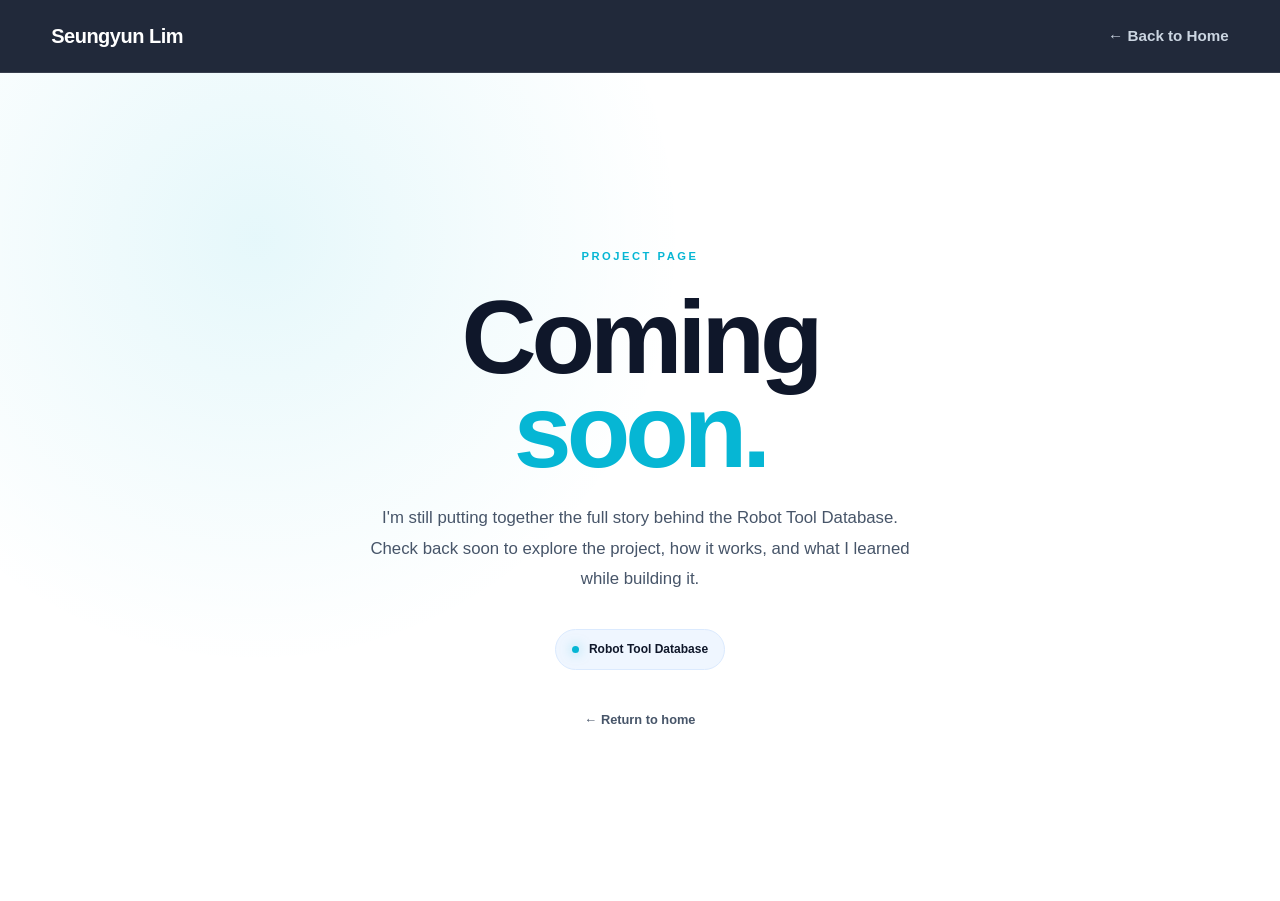
<file: projects/robot-tool-database.html>
<!DOCTYPE html>
<html lang="en">

<head>

    <meta charset="UTF-8">

    <meta
        name="viewport"
        content="width=device-width, initial-scale=1.0"
    >

    <meta
        name="description"
        content="Robot Tool Database — project page coming soon."
    >

    <title>
        Robot Tool Database | Seungyun Lim
    </title>

    <link
        rel="stylesheet"
        href="../style.css"
    >

    <link
        rel="stylesheet"
        href="../css/project-pages.css"
    >

    <style>

        .coming-soon-page {

            min-height: calc(100vh - 72px);

            display: flex;

            align-items: center;

            justify-content: center;

            padding: 100px 20px;

            background:
                radial-gradient(
                    circle at 20% 20%,
                    rgba(6, 182, 212, 0.10),
                    transparent 35%
                ),
                #ffffff;

            text-align: center;

        }


        .coming-soon-content {

            max-width: 700px;

        }


        .coming-soon-label {

            display: inline-block;

            margin-bottom: 25px;

            font-size: 0.7rem;

            font-weight: 800;

            letter-spacing: 2.5px;

            color: var(--cyan);

        }


        .coming-soon-content h1 {

            margin: 0 0 25px;

            font-size:
                clamp(
                    3.5rem,
                    9vw,
                    6.5rem
                );

            line-height: 0.9;

            letter-spacing: -5px;

            color: var(--navy);

        }


        .coming-soon-content h1 span {

            color: var(--cyan);

        }


        .coming-soon-content p {

            max-width: 550px;

            margin: 0 auto 35px;

            font-size: 1.05rem;

            line-height: 1.8;

            color: var(--text-secondary);

        }


        .coming-soon-project {

            display: inline-flex;

            align-items: center;

            gap: 10px;

            padding: 10px 16px;

            border: 1px solid var(--border);

            border-radius: 999px;

            background: var(--background-soft);

            font-size: 0.75rem;

            font-weight: 700;

            color: var(--navy);

        }


        .coming-soon-dot {

            width: 7px;

            height: 7px;

            border-radius: 50%;

            background: var(--cyan);

            box-shadow:
                0 0 12px
                rgba(6, 182, 212, 0.5);

            animation:
                pulse 1.8s ease-in-out infinite;

        }


        .coming-soon-back {

            display: inline-block;

            margin-top: 40px;

            font-size: 0.8rem;

            font-weight: 700;

            color: var(--text-secondary);

            text-decoration: none;

            transition:
                color 0.2s ease,
                transform 0.2s ease;

        }


        .coming-soon-back:hover {

            color: var(--cyan);

            transform:
                translateX(-4px);

        }


        @keyframes pulse {

            0%,
            100% {

                transform: scale(1);

                opacity: 0.6;

            }

            50% {

                transform: scale(1.5);

                opacity: 1;

            }

        }


        @media (max-width: 650px) {

            .coming-soon-page {

                min-height:
                    calc(100vh - 65px);

                padding:
                    80px 20px;

            }


            .coming-soon-content h1 {

                letter-spacing: -3px;

            }


            .coming-soon-content p {

                font-size: 0.95rem;

            }

        }


        @media (prefers-reduced-motion: reduce) {

            .coming-soon-dot {

                animation: none;

            }

        }

    </style>

</head>


<body>


    <!-- =========================================
         NAVIGATION
    ========================================== -->

    <header class="navbar project-navbar">

        <div class="nav-container">

            <a
                href="../index.html"
                class="logo"
            >
                Seungyun Lim
            </a>


            <a
                href="../index.html"
                class="project-nav-back"
            >
                ← Back to Home
            </a>

        </div>

    </header>



    <!-- =========================================
         COMING SOON
    ========================================== -->

    <main>

        <section class="coming-soon-page">

            <div class="coming-soon-content">

                <span class="coming-soon-label">
                    PROJECT PAGE
                </span>


                <h1>
                    Coming
                    <br>
                    <span>soon.</span>
                </h1>


                <p>
                    I'm still putting together the full story
                    behind the Robot Tool Database. Check back
                    soon to explore the project, how it works,
                    and what I learned while building it.
                </p>


                <div class="coming-soon-project">

                    <span class="coming-soon-dot"></span>

                    Robot Tool Database

                </div>


                <br>


                <a
                    href="../index.html"
                    class="coming-soon-back"
                >
                    ← Return to home
                </a>

            </div>

        </section>

    </main>


</body>

</html>
</file>
<file: style.css>
/* =========================================
   MYWEB — MAIN STYLESHEET
========================================= */

@import url("css/variables.css");
@import url("css/base.css");
@import url("css/layout.css");
@import url("css/components.css");
@import url("css/sections.css");
@import url("css/responsive.css");
@import url("css/project-pages.css");
</file>
<file: css/project-pages.css>
/* =========================================
   PROJECT PAGES
========================================= */


/* =========================================
   PROJECT PAGE NAVIGATION
========================================= */

.project-navbar .nav-container {
    justify-content: space-between;
}

.project-nav-back {
    font-size: 0.95rem;
    font-weight: 600;
    color: #cbd5e1;

    transition:
        color 0.2s ease,
        transform 0.2s ease;
}

.project-nav-back:hover {
    color: #ffffff;
    transform: translateX(-4px);
}


/* =========================================
   PROJECT HERO
========================================= */

.project-page-hero {
    position: relative;

    min-height: calc(100vh - 72px);

    display: flex;
    align-items: center;

    overflow: hidden;

    color: #ffffff;
}

.maplepath-hero {
    background:
        radial-gradient(
            circle at 80% 20%,
            rgba(34, 211, 238, 0.65),
            transparent 35%
        ),
        radial-gradient(
            circle at 10% 80%,
            rgba(96, 165, 250, 0.6),
            transparent 40%
        ),
        linear-gradient(
            135deg,
            #172554 0%,
            #1e3a8a 45%,
            #0891b2 100%
        );
}


/* =========================================
   HERO CONTENT
========================================= */

.project-page-label {
    margin-bottom: 18px;

    font-size: 0.8rem;
    font-weight: 800;

    letter-spacing: 2px;

    color: #67e8f9;
}

.project-page-title {
    margin-bottom: 20px;

    font-size: clamp(4.5rem, 11vw, 9rem);

    line-height: 0.9;

    letter-spacing: -6px;

    font-weight: 800;

    color: #ffffff;
}

.project-page-tagline {
    max-width: 750px;

    margin-bottom: 25px;

    font-size: clamp(1.5rem, 3vw, 2.4rem);

    line-height: 1.25;

    font-weight: 600;

    color: #dbeafe;
}

.project-page-description {
    max-width: 700px;

    margin-bottom: 40px;

    font-size: 1.08rem;

    line-height: 1.8;

    color: #dbeafe;
}


/* =========================================
   HERO BUTTONS
========================================= */

.project-page-buttons {
    display: flex;

    gap: 15px;

    flex-wrap: wrap;
}

.secondary-project-button {
    color: #ffffff;

    background: rgba(255, 255, 255, 0.1);

    border: 1px solid rgba(255, 255, 255, 0.35);
}

.secondary-project-button:hover {
    background: rgba(255, 255, 255, 0.18);
}


/* =========================================
   SCROLL HINT
========================================= */

.project-scroll-hint {
    position: absolute;

    bottom: 35px;
    left: 50%;

    transform: translateX(-50%);

    display: flex;
    flex-direction: column;

    align-items: center;

    gap: 5px;

    font-size: 0.75rem;

    letter-spacing: 1px;

    color: #bfdbfe;

    opacity: 0.8;
}

.scroll-arrow {
    font-size: 1.2rem;

    animation:
        scrollBounce 1.8s ease-in-out infinite;
}

@keyframes scrollBounce {

    0%,
    100% {
        transform: translateY(0);
    }

    50% {
        transform: translateY(7px);
    }
}


/* =========================================
   PROBLEM SECTION
========================================= */

.project-problem-section {
    background: #ffffff;
}

.project-page-grid {
    display: grid;

    grid-template-columns:
        minmax(0, 0.8fr)
        minmax(0, 1.2fr);

    gap: 80px;

    align-items: start;
}

.project-page-grid h2 {
    font-size: clamp(2rem, 4vw, 3.2rem);

    line-height: 1.15;

    color: var(--navy);
}

.project-page-text {
    font-size: 1.08rem;

    line-height: 1.8;

    color: var(--text-secondary);
}

.project-page-text p {
    margin-bottom: 25px;
}


/* =========================================
   PROBLEM FLOW
========================================= */

.problem-flow {
    display: grid;

    grid-template-columns:
        1fr
        auto
        1fr
        auto
        1fr
        auto
        1fr;

    align-items: center;

    gap: 15px;

    margin-top: 70px;
}

.problem-step {
    min-height: 230px;

    padding: 25px;

    border: 1px solid var(--border);

    border-radius: 14px;

    background: var(--background-soft);

    transition:
        transform 0.25s ease,
        box-shadow 0.25s ease,
        border-color 0.25s ease;
}

.problem-step:hover {
    transform: translateY(-7px);

    border-color: var(--primary);

    box-shadow: var(--shadow-soft);
}

.problem-step > span {
    display: block;

    margin-bottom: 30px;

    font-size: 0.8rem;
    font-weight: 800;

    color: var(--primary);
}

.problem-step h3 {
    margin-bottom: 10px;

    color: var(--navy);
}

.problem-step p {
    font-size: 0.92rem;

    color: var(--text-muted);
}

.problem-connector {
    font-size: 1.5rem;
    font-weight: 700;

    color: var(--primary);
}


/* =========================================
   IDEA SECTION
========================================= */

.project-idea-section {
    padding: 150px 0;

    background:
        linear-gradient(
            135deg,
            var(--navy),
            #172554
        );

    color: #ffffff;
}

.project-idea {
    max-width: 900px;

    margin: 0 auto;

    text-align: center;
}

.project-idea .section-label {
    color: #67e8f9;
}

.project-idea h2 {
    margin-bottom: 30px;

    font-size: clamp(2.5rem, 6vw, 5rem);

    line-height: 1.05;

    letter-spacing: -2px;

    color: #ffffff;
}

.project-idea p:last-child {
    font-size: 1.2rem;

    color: #bfdbfe;
}


/* =========================================
   KEY FEATURES
========================================= */

.project-features-section {
    padding: 140px 0;

    background: var(--background-soft);
}

.features-heading {
    max-width: 800px;

    margin-bottom: 70px;
}

.features-heading h2 {
    margin-bottom: 25px;

    font-size: clamp(2.5rem, 5vw, 4.5rem);

    line-height: 1.05;

    letter-spacing: -2px;

    color: var(--navy);
}

.features-heading > p:last-child {
    max-width: 650px;

    font-size: 1.08rem;

    line-height: 1.8;

    color: var(--text-secondary);
}

.feature-grid {
    display: grid;

    grid-template-columns:
        repeat(2, minmax(0, 1fr));

    gap: 20px;
}

.feature-card {
    position: relative;

    min-height: 430px;

    padding: 35px;

    overflow: hidden;

    border: 1px solid var(--border);

    border-radius: 20px;

    background: #ffffff;

    transition:
        transform 0.35s ease,
        box-shadow 0.35s ease,
        border-color 0.35s ease;
}

.feature-card:hover {
    transform: translateY(-10px);

    border-color: rgba(37, 99, 235, 0.35);

    box-shadow:
        0 25px 60px rgba(15, 23, 42, 0.12);
}

.feature-card-large {
    grid-column: span 2;

    min-height: 480px;

    display: grid;

    grid-template-columns:
        minmax(0, 1fr)
        minmax(300px, 0.8fr);

    gap: 50px;

    align-items: center;
}

.feature-number {
    position: absolute;

    top: 30px;
    right: 30px;

    font-size: 0.8rem;

    font-weight: 800;

    letter-spacing: 1px;

    color: var(--primary);

    opacity: 0.7;
}

.feature-category {
    margin-bottom: 15px;

    font-size: 0.72rem;

    font-weight: 800;

    letter-spacing: 1.8px;

    color: var(--primary);
}

.feature-card h3 {
    max-width: 500px;

    margin-bottom: 15px;

    font-size: 1.8rem;

    line-height: 1.15;

    color: var(--navy);
}

.feature-card > p {
    max-width: 500px;

    font-size: 1rem;

    line-height: 1.7;

    color: var(--text-secondary);
}


/* =========================================
   ROADMAP VISUAL
========================================= */

.roadmap-visual {
    position: relative;

    min-height: 230px;

    display: flex;

    align-items: center;

    justify-content: space-around;

    padding: 30px;
}

.roadmap-line {
    position: absolute;

    left: 12%;
    right: 12%;

    top: 50%;

    height: 3px;

    background:
        linear-gradient(
            90deg,
            var(--primary),
            #67e8f9
        );

    transform: translateY(-50%);
}

.roadmap-node {
    position: relative;

    z-index: 2;

    width: 52px;
    height: 52px;

    display: flex;

    align-items: center;
    justify-content: center;

    border-radius: 50%;

    background: #ffffff;

    border: 3px solid #cbd5e1;

    font-weight: 800;

    color: #64748b;

    transition:
        transform 0.3s ease,
        border-color 0.3s ease,
        background 0.3s ease;
}

.feature-card:hover .roadmap-node {
    transform: scale(1.12);
}

.roadmap-node.completed {
    color: #ffffff;

    background: var(--primary);

    border-color: var(--primary);
}

.roadmap-node.active {
    color: #ffffff;

    background: #0891b2;

    border-color: #0891b2;

    box-shadow:
        0 0 0 8px rgba(8, 145, 178, 0.12);
}


/* =========================================
   MINI PROGRESS UI
========================================= */

.feature-mini-ui {
    margin-top: 55px;

    padding: 20px;

    border-radius: 12px;

    background: var(--background-soft);
}

.mini-progress-header {
    display: flex;

    justify-content: space-between;

    margin-bottom: 12px;

    font-size: 0.85rem;

    color: var(--text-secondary);
}

.mini-progress-header strong {
    color: var(--navy);
}

.mini-progress-bar {
    height: 8px;

    overflow: hidden;

    border-radius: 999px;

    background: #e2e8f0;
}

.mini-progress-fill {
    width: 62%;

    height: 100%;

    border-radius: inherit;

    background:
        linear-gradient(
            90deg,
            var(--primary),
            #06b6d4
        );

    transform-origin: left;

    transition:
        transform 0.8s ease;
}

.feature-card:hover .mini-progress-fill {
    animation:
        progressGrow 1s ease forwards;
}

@keyframes progressGrow {

    from {
        transform: scaleX(0.62);
    }

    to {
        transform: scaleX(1);
    }
}


/* =========================================
   COMMUNITY STAT
========================================= */

.feature-stat {
    display: flex;

    flex-direction: column;

    gap: 5px;

    margin-top: 55px;

    padding-top: 20px;

    border-top: 1px solid var(--border);
}

.feature-stat span {
    font-size: 0.8rem;

    color: var(--text-muted);
}

.feature-stat strong {
    font-size: 2rem;

    color: var(--navy);
}


/* =========================================
   DARK FEATURE CARD
========================================= */

.feature-card-dark {
    background:
        linear-gradient(
            145deg,
            #172554,
            #0f766e
        );

    border-color: transparent;
}

.feature-card-dark:hover {
    border-color: transparent;

    box-shadow:
        0 25px 60px rgba(15, 23, 42, 0.25);
}

.feature-card-dark h3 {
    color: #ffffff;
}

.feature-card-dark > p {
    color: #cbd5e1;
}

.feature-card-dark .feature-category {
    color: #67e8f9;
}

.feature-card-dark .feature-number {
    color: #67e8f9;
}


/* =========================================
   CONFIDENCE DISPLAY
========================================= */

.confidence-display {
    display: inline-flex;

    align-items: center;

    gap: 10px;

    margin-top: 55px;

    padding: 12px 18px;

    border-radius: 999px;

    background: rgba(255, 255, 255, 0.1);

    color: #ffffff;

    font-size: 0.9rem;
}

.confidence-dot {
    width: 10px;
    height: 10px;

    border-radius: 50%;

    background: #67e8f9;

    box-shadow:
        0 0 0 5px rgba(103, 232, 249, 0.12);
}


/* =========================================
   ARCHITECTURE SECTION
========================================= */

.architecture-section {
    padding: 140px 0;

    background: #ffffff;
}

.architecture-heading {
    max-width: 800px;

    margin-bottom: 80px;
}

.architecture-heading h2 {
    margin-bottom: 25px;

    font-size: clamp(2.5rem, 5vw, 4.5rem);

    line-height: 1.05;

    letter-spacing: -2px;

    color: var(--navy);
}

.architecture-heading > p:last-child {
    max-width: 650px;

    font-size: 1.08rem;

    line-height: 1.8;

    color: var(--text-secondary);
}

.architecture-diagram {
    max-width: 900px;

    margin: 0 auto;

    padding: 50px;

    border: 1px solid var(--border);

    border-radius: 24px;

    background:
        radial-gradient(
            circle at 50% 0%,
            rgba(37, 99, 235, 0.06),
            transparent 50%
        );

    box-shadow:
        0 20px 60px rgba(15, 23, 42, 0.06);
}

.architecture-layer {
    display: flex;

    align-items: center;

    gap: 25px;

    max-width: 600px;

    margin: 0 auto;

    padding: 25px 30px;

    border: 1px solid var(--border);

    border-radius: 16px;

    background: #ffffff;

    transition:
        transform 0.3s ease,
        box-shadow 0.3s ease,
        border-color 0.3s ease;
}

.architecture-layer:hover {
    transform: translateY(-5px);

    border-color: rgba(37, 99, 235, 0.35);

    box-shadow:
        0 15px 35px rgba(15, 23, 42, 0.1);
}

.architecture-layer-highlight {
    border-color: rgba(8, 145, 178, 0.35);

    background:
        linear-gradient(
            135deg,
            #f0fdfa,
            #eff6ff
        );
}

.architecture-icon {
    width: 55px;
    height: 55px;

    flex-shrink: 0;

    display: flex;

    align-items: center;
    justify-content: center;

    border-radius: 14px;

    background: var(--navy);

    color: #ffffff;

    font-size: 0.8rem;

    font-weight: 800;
}

.architecture-layer-highlight .architecture-icon {
    background: var(--primary);
}

.architecture-content {
    display: flex;

    flex-direction: column;

    gap: 4px;
}

.architecture-label {
    font-size: 0.7rem;

    font-weight: 800;

    letter-spacing: 1.6px;

    color: var(--primary);
}

.architecture-content h3 {
    color: var(--navy);
}

.architecture-content p {
    font-size: 0.9rem;

    color: var(--text-muted);
}


/* =========================================
   ARCHITECTURE CONNECTORS
========================================= */

.architecture-connector {
    display: flex;

    flex-direction: column;

    align-items: center;

    gap: 5px;

    margin: 20px 0;

    font-size: 0.65rem;

    font-weight: 800;

    letter-spacing: 1.3px;

    color: var(--text-muted);
}

.connector-line {
    width: 2px;

    height: 25px;

    background:
        linear-gradient(
            180deg,
            var(--primary),
            #67e8f9
        );
}

.connector-arrow {
    font-size: 1.2rem;

    color: var(--primary);
}


/* =========================================
   ARCHITECTURE SPLIT
========================================= */

.architecture-split {
    display: grid;

    grid-template-columns: 1fr 1fr;

    gap: 80px;

    max-width: 700px;

    margin: 20px auto 0;
}

.architecture-branch {
    display: flex;

    flex-direction: column;

    align-items: center;

    gap: 6px;

    font-size: 0.65rem;

    font-weight: 800;

    letter-spacing: 1px;

    color: var(--text-muted);
}

.architecture-branch .connector-line {
    width: 100%;

    height: 2px;

    background:
        linear-gradient(
            90deg,
            var(--primary),
            #67e8f9
        );
}


/* =========================================
   ARCHITECTURE DATA CARDS
========================================= */

.architecture-bottom {
    display: grid;

    grid-template-columns: 1fr 1fr;

    gap: 20px;

    margin-top: 25px;
}

.architecture-data-card {
    padding: 28px;

    border: 1px solid var(--border);

    border-radius: 16px;

    background: #ffffff;

    transition:
        transform 0.3s ease,
        box-shadow 0.3s ease;
}

.architecture-data-card:hover {
    transform: translateY(-5px);

    box-shadow:
        0 15px 35px rgba(15, 23, 42, 0.08);
}

.architecture-data-card h3 {
    margin: 8px 0 10px;

    color: var(--navy);
}

.architecture-data-card p {
    font-size: 0.9rem;

    line-height: 1.7;

    color: var(--text-secondary);
}


/* =========================================
   TECHNOLOGY STACK
========================================= */

.technology-stack {
    margin-top: 70px;

    text-align: center;
}

.technology-stack-label {
    margin-bottom: 20px;

    font-size: 0.7rem;

    font-weight: 800;

    letter-spacing: 1.8px;

    color: var(--text-muted);
}

.technology-list {
    display: flex;

    justify-content: center;

    flex-wrap: wrap;

    gap: 10px;
}

.technology-list span {
    padding: 10px 16px;

    border: 1px solid var(--border);

    border-radius: 999px;

    background: var(--background-soft);

    font-size: 0.85rem;

    font-weight: 600;

    color: var(--navy);

    transition:
        transform 0.2s ease,
        background 0.2s ease,
        border-color 0.2s ease;
}

.technology-list span:hover {
    transform: translateY(-3px);

    border-color: var(--primary);

    background: #eff6ff;
}


/* =========================================
   LEARNING SECTION
========================================= */

.learning-section {
    padding: 140px 0;

    background: var(--background-soft);
}

.learning-heading {
    max-width: 850px;

    margin-bottom: 90px;
}

.learning-heading h2 {
    margin-bottom: 25px;

    font-size: clamp(2.5rem, 5vw, 4.5rem);

    line-height: 1.05;

    letter-spacing: -2px;

    color: var(--navy);
}

.learning-heading > p:last-child {
    max-width: 700px;

    font-size: 1.08rem;

    line-height: 1.8;

    color: var(--text-secondary);
}


/* =========================================
   LEARNING TIMELINE
========================================= */

.learning-timeline {
    position: relative;

    max-width: 900px;

    margin: 0 auto;
}

.learning-timeline::before {
    content: "";

    position: absolute;

    top: 0;
    bottom: 0;

    left: 32px;

    width: 2px;

    background:
        linear-gradient(
            180deg,
            var(--primary),
            #67e8f9,
            #cbd5e1
        );
}

.learning-item {
    position: relative;

    display: grid;

    grid-template-columns: 65px 1fr;

    gap: 30px;

    margin-bottom: 35px;
}

.learning-item:last-child {
    margin-bottom: 0;
}


/* =========================================
   LEARNING MARKER
========================================= */

.learning-marker {
    position: relative;

    z-index: 2;

    width: 65px;
    height: 65px;

    display: flex;

    align-items: center;
    justify-content: center;

    border-radius: 50%;

    background: #ffffff;

    border: 2px solid var(--primary);

    box-shadow:
        0 0 0 7px var(--background-soft);

    transition:
        transform 0.3s ease,
        background 0.3s ease,
        color 0.3s ease;
}

.learning-item:hover .learning-marker {
    transform: scale(1.12);

    background: var(--primary);
}

.learning-marker span {
    font-size: 0.75rem;

    font-weight: 800;

    color: var(--primary);
}

.learning-item:hover .learning-marker span {
    color: #ffffff;
}


/* =========================================
   LEARNING CARD
========================================= */

.learning-card {
    padding: 35px;

    border: 1px solid var(--border);

    border-radius: 18px;

    background: #ffffff;

    transition:
        transform 0.3s ease,
        box-shadow 0.3s ease,
        border-color 0.3s ease;
}

.learning-card:hover {
    transform: translateX(6px);

    border-color: rgba(37, 99, 235, 0.3);

    box-shadow:
        0 20px 45px rgba(15, 23, 42, 0.08);
}

.learning-category {
    margin-bottom: 12px;

    font-size: 0.7rem;

    font-weight: 800;

    letter-spacing: 1.7px;

    color: var(--primary);
}

.learning-card h3 {
    margin-bottom: 15px;

    font-size: 1.7rem;

    line-height: 1.2;

    color: var(--navy);
}

.learning-card > p:not(.learning-category) {
    max-width: 680px;

    font-size: 0.98rem;

    line-height: 1.8;

    color: var(--text-secondary);
}


/* =========================================
   LEARNING TAGS
========================================= */

.learning-tags {
    display: flex;

    flex-wrap: wrap;

    gap: 8px;

    margin-top: 25px;
}

.learning-tags span {
    padding: 7px 12px;

    border-radius: 999px;

    background: #eff6ff;

    font-size: 0.72rem;

    font-weight: 700;

    color: #1d4ed8;
}


/* =========================================
   FUTURE VISION
========================================= */

.future-section {
    position: relative;

    overflow: hidden;

    padding: 160px 0;

    color: #ffffff;

    background:
        radial-gradient(
            circle at 15% 20%,
            rgba(37, 99, 235, 0.35),
            transparent 35%
        ),
        radial-gradient(
            circle at 85% 75%,
            rgba(8, 145, 178, 0.3),
            transparent 35%
        ),
        linear-gradient(
            135deg,
            #020617 0%,
            #0f172a 50%,
            #082f49 100%
        );
}

.future-section::before {
    content: "";

    position: absolute;

    inset: 0;

    pointer-events: none;

    opacity: 0.12;

    background-image:
        linear-gradient(
            rgba(255, 255, 255, 0.15) 1px,
            transparent 1px
        ),
        linear-gradient(
            90deg,
            rgba(255, 255, 255, 0.15) 1px,
            transparent 1px
        );

    background-size: 60px 60px;

    mask-image:
        linear-gradient(
            to bottom,
            transparent,
            black 20%,
            black 80%,
            transparent
        );
}


/* =========================================
   FUTURE HEADING
========================================= */

.future-heading {
    position: relative;

    z-index: 1;

    max-width: 850px;

    margin-bottom: 90px;
}

.future-heading .section-label {
    color: #67e8f9;
}

.future-heading h2 {
    margin-bottom: 30px;

    font-size: clamp(3rem, 7vw, 6rem);

    line-height: 0.98;

    letter-spacing: -3px;

    color: #ffffff;
}

.future-heading > p:last-child {
    max-width: 700px;

    font-size: 1.1rem;

    line-height: 1.8;

    color: #cbd5e1;
}


/* =========================================
   FUTURE CARDS
========================================= */

.future-grid {
    position: relative;

    z-index: 1;

    display: grid;

    grid-template-columns:
        repeat(3, minmax(0, 1fr));

    gap: 20px;
}

.future-card {
    position: relative;

    min-height: 520px;

    display: flex;

    flex-direction: column;

    padding: 35px;

    overflow: hidden;

    border: 1px solid rgba(255, 255, 255, 0.12);

    border-radius: 22px;

    background:
        linear-gradient(
            145deg,
            rgba(255, 255, 255, 0.09),
            rgba(255, 255, 255, 0.03)
        );

    backdrop-filter: blur(12px);

    transition:
        transform 0.4s ease,
        border-color 0.4s ease,
        background 0.4s ease,
        box-shadow 0.4s ease;
}

.future-card:hover {
    transform: translateY(-12px);

    border-color: rgba(103, 232, 249, 0.45);

    background:
        linear-gradient(
            145deg,
            rgba(255, 255, 255, 0.14),
            rgba(255, 255, 255, 0.05)
        );

    box-shadow:
        0 30px 80px rgba(0, 0, 0, 0.35);
}


/* =========================================
   FUTURE NUMBER
========================================= */

.future-number {
    position: absolute;

    top: 25px;
    right: 30px;

    font-size: 0.75rem;

    font-weight: 800;

    letter-spacing: 1px;

    color: #67e8f9;

    opacity: 0.7;
}


/* =========================================
   FUTURE ICON
========================================= */

.future-icon {
    width: 70px;
    height: 70px;

    display: flex;

    align-items: center;
    justify-content: center;

    margin-bottom: 45px;

    border: 1px solid rgba(103, 232, 249, 0.35);

    border-radius: 18px;

    background:
        rgba(103, 232, 249, 0.08);

    color: #67e8f9;

    font-size: 0.7rem;

    font-weight: 900;

    letter-spacing: 1px;

    transition:
        transform 0.4s ease,
        background 0.4s ease;
}

.future-card:hover .future-icon {
    transform: rotate(-5deg) scale(1.08);

    background:
        rgba(103, 232, 249, 0.15);
}


/* =========================================
   FUTURE TEXT
========================================= */

.future-category {
    margin-bottom: 12px;

    font-size: 0.7rem;

    font-weight: 800;

    letter-spacing: 1.7px;

    color: #67e8f9;
}

.future-card h3 {
    margin-bottom: 20px;

    font-size: 1.8rem;

    line-height: 1.15;

    color: #ffffff;
}

.future-card > p:not(.future-category) {
    font-size: 0.95rem;

    line-height: 1.8;

    color: #cbd5e1;
}


/* =========================================
   FUTURE CARD BOTTOM
========================================= */

.future-line {
    width: 100%;

    height: 1px;

    margin-top: auto;
    margin-bottom: 18px;

    background:
        linear-gradient(
            90deg,
            rgba(103, 232, 249, 0.6),
            transparent
        );

    transition:
        width 0.4s ease;
}

.future-card:hover .future-line {
    width: 100%;
}

.future-label {
    font-size: 0.65rem;

    font-weight: 800;

    letter-spacing: 1.4px;

    color: #94a3b8;
}


/* =========================================
   AI CARD
========================================= */

.future-card-ai {
    border-color:
        rgba(139, 92, 246, 0.2);

    background:
        linear-gradient(
            145deg,
            rgba(79, 70, 229, 0.14),
            rgba(255, 255, 255, 0.03)
        );
}

.future-card-ai:hover {
    border-color:
        rgba(167, 139, 250, 0.55);

    box-shadow:
        0 30px 90px rgba(79, 70, 229, 0.18);
}

.future-card-ai .future-icon {
    border-color:
        rgba(167, 139, 250, 0.45);

    color: #c4b5fd;

    background:
        rgba(139, 92, 246, 0.1);
}

.future-card-ai .future-category {
    color: #c4b5fd;
}


/* =========================================
   FUTURE STATEMENT
========================================= */

.future-statement {
    position: relative;

    z-index: 1;

    display: flex;

    align-items: center;

    justify-content: center;

    gap: 25px;

    margin-top: 120px;

    text-align: center;
}

.future-statement p {
    margin: 0;

    font-size: 1.1rem;

    color: #94a3b8;
}

.future-statement strong {
    font-size: clamp(1.4rem, 3vw, 2rem);

    color: #ffffff;
}

.future-statement-line {
    width: 70px;

    height: 1px;

    background:
        linear-gradient(
            90deg,
            transparent,
            #67e8f9
        );
}

.future-statement-line:last-child {
    background:
        linear-gradient(
            90deg,
            #67e8f9,
            transparent
        );
}


/* =========================================
   LIVE PRODUCT
========================================= */

.live-product-section {
    position: relative;

    padding: 160px 0;

    overflow: hidden;

    background:
        linear-gradient(
            180deg,
            #ffffff 0%,
            #f8fafc 100%
        );
}


/* =========================================
   LIVE PRODUCT HEADING
========================================= */

.live-product-heading {
    max-width: 800px;

    margin-bottom: 70px;
}

.live-status {
    display: inline-flex;

    align-items: center;

    gap: 9px;

    margin-bottom: 25px;

    padding: 8px 13px;

    border: 1px solid #dbeafe;

    border-radius: 999px;

    background: #eff6ff;

    color: #2563eb;

    font-size: 0.7rem;

    font-weight: 800;

    letter-spacing: 1.3px;
}

.live-dot {
    width: 7px;
    height: 7px;

    border-radius: 50%;

    background: #22c55e;

    box-shadow:
        0 0 0 5px rgba(34, 197, 94, 0.12);

    animation: livePulse 2s infinite;
}

@keyframes livePulse {

    0%,
    100% {
        opacity: 1;
        transform: scale(1);
    }

    50% {
        opacity: 0.5;
        transform: scale(0.75);
    }
}

.live-product-heading h2 {
    max-width: 750px;

    margin-bottom: 25px;

    font-size: clamp(3rem, 6vw, 5rem);

    line-height: 1;

    letter-spacing: -3px;

    color: #0f172a;
}

.live-product-heading > p:last-child {
    max-width: 680px;

    font-size: 1.05rem;

    line-height: 1.8;

    color: #64748b;
}


/* =========================================
   PRODUCT DEMO
========================================= */

.product-demo {
    position: relative;

    overflow: hidden;

    border: 1px solid #cbd5e1;

    border-radius: 24px;

    background: #ffffff;

    box-shadow:
        0 30px 80px rgba(15, 23, 42, 0.12);

    transition:
        transform 0.5s ease,
        box-shadow 0.5s ease;
}

.product-demo:hover {
    transform: translateY(-6px);

    box-shadow:
        0 40px 100px rgba(15, 23, 42, 0.16);
}


/* =========================================
   DEMO HEADER
========================================= */

.demo-header {
    display: flex;

    align-items: center;

    justify-content: space-between;

    padding: 20px 25px;

    border-bottom: 1px solid #e2e8f0;

    background: #ffffff;
}

.demo-brand {
    display: flex;

    align-items: center;

    gap: 10px;

    font-weight: 800;

    color: #0f172a;
}

.demo-logo {
    width: 32px;
    height: 32px;

    display: flex;

    align-items: center;
    justify-content: center;

    border-radius: 9px;

    background: #0f172a;

    color: #ffffff;

    font-size: 0.85rem;
}

.demo-user {
    padding: 7px 12px;

    border-radius: 8px;

    background: #f1f5f9;

    color: #64748b;

    font-size: 0.65rem;

    font-weight: 800;

    letter-spacing: 1px;
}


/* =========================================
   DEMO BODY
========================================= */

.demo-body {
    display: grid;

    grid-template-columns:
        250px minmax(0, 1fr);

    min-height: 540px;
}


/* =========================================
   SIDEBAR
========================================= */

.demo-sidebar {
    padding: 30px 20px;

    border-right: 1px solid #e2e8f0;

    background: #f8fafc;
}

.demo-sidebar-label {
    margin-bottom: 20px;

    padding-left: 12px;

    font-size: 0.65rem;

    font-weight: 800;

    letter-spacing: 1.2px;

    color: #94a3b8;
}

.demo-step {
    width: 100%;

    display: grid;

    grid-template-columns:
        32px 1fr 20px;

    align-items: center;

    gap: 10px;

    margin-bottom: 7px;

    padding: 14px 12px;

    border: 1px solid transparent;

    border-radius: 12px;

    background: transparent;

    color: #64748b;

    font-family: inherit;

    font-size: 0.85rem;

    text-align: left;

    cursor: pointer;

    transition:
        background 0.3s ease,
        color 0.3s ease,
        transform 0.3s ease,
        border-color 0.3s ease;
}

.demo-step:hover {
    transform: translateX(4px);

    background: #ffffff;

    color: #0f172a;
}

.demo-step.active {
    border-color: #dbeafe;

    background: #ffffff;

    color: #2563eb;

    box-shadow:
        0 5px 15px rgba(37, 99, 235, 0.07);
}

.demo-step-number {
    font-size: 0.65rem;

    font-weight: 800;

    color: #94a3b8;
}

.demo-step.active .demo-step-number {
    color: #2563eb;
}

.demo-check {
    font-size: 0.75rem;

    text-align: center;

    color: #22c55e;
}


/* =========================================
   DEMO MAIN
========================================= */

.demo-main {
    display: flex;

    flex-direction: column;

    padding: 50px;

    background: #ffffff;
}

.demo-main-top {
    display: flex;

    align-items: flex-start;

    justify-content: space-between;

    gap: 30px;
}

.demo-eyebrow {
    display: block;

    margin-bottom: 10px;

    font-size: 0.65rem;

    font-weight: 800;

    letter-spacing: 1.3px;

    color: #2563eb;
}

.demo-main h3 {
    margin: 0;

    font-size: clamp(1.8rem, 4vw, 3rem);

    letter-spacing: -1.5px;

    color: #0f172a;
}

.demo-progress {
    display: flex;

    flex-direction: column;

    align-items: flex-end;
}

.demo-progress span {
    font-size: 2rem;

    font-weight: 800;

    color: #0f172a;
}

.demo-progress small {
    font-size: 0.6rem;

    font-weight: 800;

    letter-spacing: 1px;

    color: #94a3b8;
}


/* =========================================
   PROGRESS BAR
========================================= */

.demo-progress-bar {
    width: 100%;

    height: 7px;

    margin-top: 35px;

    overflow: hidden;

    border-radius: 999px;

    background: #e2e8f0;
}

.demo-progress-fill {
    width: 68%;

    height: 100%;

    border-radius: inherit;

    background:
        linear-gradient(
            90deg,
            #2563eb,
            #06b6d4
        );

    animation:
        progressReveal 1.4s ease forwards;
}

@keyframes progressReveal {

    from {
        width: 0;
    }

    to {
        width: 68%;
    }
}


/* =========================================
   DYNAMIC CONTENT
========================================= */

.demo-content {
    flex: 1;

    display: flex;

    flex-direction: column;

    justify-content: center;

    padding: 50px 20px;

    transition:
        opacity 0.25s ease,
        transform 0.25s ease;
}

.demo-content.switching {
    opacity: 0;

    transform: translateY(10px);
}

.demo-content-icon {
    width: 55px;
    height: 55px;

    display: flex;

    align-items: center;
    justify-content: center;

    margin-bottom: 25px;

    border-radius: 16px;

    background: #ecfdf5;

    color: #16a34a;

    font-size: 1.3rem;

    font-weight: 800;
}

.demo-content-label {
    margin-bottom: 12px;

    font-size: 0.65rem;

    font-weight: 800;

    letter-spacing: 1.3px;

    color: #2563eb;
}

.demo-content h4 {
    margin-bottom: 15px;

    font-size: 1.7rem;

    color: #0f172a;
}

.demo-content p {
    max-width: 560px;

    margin: 0;

    font-size: 0.95rem;

    line-height: 1.8;

    color: #64748b;
}


/* =========================================
   DEMO FOOTER
========================================= */

.demo-footer {
    display: flex;

    justify-content: space-between;

    padding-top: 25px;

    border-top: 1px solid #e2e8f0;

    font-size: 0.6rem;

    font-weight: 800;

    letter-spacing: 1px;

    color: #94a3b8;
}


/* =========================================
   DEMO EXPLANATION
========================================= */

.demo-explanation {
    display: grid;

    grid-template-columns:
        repeat(3, 1fr);

    gap: 20px;

    margin-top: 35px;
}

.demo-explanation > div {
    display: flex;

    align-items: center;

    gap: 15px;

    padding: 18px;

    border: 1px solid #e2e8f0;

    border-radius: 12px;

    background: #ffffff;
}

.demo-explanation span {
    font-size: 0.7rem;

    font-weight: 800;

    color: #2563eb;
}

.demo-explanation p {
    margin: 0;

    font-size: 0.8rem;

    color: #64748b;
}


/* =========================================
   MOBILE — FUTURE VISION
========================================= */

@media (max-width: 900px) {

    .future-grid {
        grid-template-columns: 1fr;
    }

    .future-card {
        min-height: 400px;
    }
}


/* =========================================
   MOBILE — PROJECT LAYOUT
========================================= */

@media (max-width: 900px) {

    .project-page-grid {
        grid-template-columns: 1fr;

        gap: 40px;
    }

    .problem-flow {
        grid-template-columns: 1fr;

        gap: 15px;
    }

    .problem-connector {
        text-align: center;

        transform: rotate(90deg);
    }

    .feature-grid {
        grid-template-columns: 1fr;
    }

    .feature-card-large {
        grid-column: auto;

        grid-template-columns: 1fr;

        gap: 20px;
    }

    .roadmap-visual {
        min-height: 180px;
    }

    .demo-body {
        grid-template-columns: 1fr;
    }

    .demo-sidebar {
        display: grid;

        grid-template-columns:
            repeat(4, 1fr);

        gap: 6px;

        padding: 15px;

        border-right: none;

        border-bottom: 1px solid #e2e8f0;
    }

    .demo-sidebar-label {
        display: none;
    }

    .demo-step {
        display: flex;

        flex-direction: column;

        justify-content: center;

        gap: 5px;

        margin: 0;

        padding: 12px 5px;

        text-align: center;
    }

    .demo-check {
        display: none;
    }

    .demo-main {
        min-height: 500px;

        padding: 30px;
    }

    .demo-main-top {
        flex-direction: column;
    }

    .demo-progress {
        align-items: flex-start;
    }

    .demo-explanation {
        grid-template-columns: 1fr;
    }
}


/* =========================================
   MOBILE — 700PX
========================================= */

@media (max-width: 700px) {

    .architecture-section {
        padding: 100px 0;
    }

    .architecture-diagram {
        padding: 25px 18px;

        border-radius: 18px;
    }

    .architecture-layer {
        padding: 20px;

        gap: 15px;
    }

    .architecture-icon {
        width: 45px;
        height: 45px;

        border-radius: 11px;
    }

    .architecture-split {
        grid-template-columns: 1fr;

        gap: 10px;

        max-width: 100%;
    }

    .architecture-branch {
        display: none;
    }

    .architecture-bottom {
        grid-template-columns: 1fr;
    }

    .technology-stack {
        margin-top: 50px;
    }

    .learning-section {
        padding: 100px 0;
    }

    .learning-heading {
        margin-bottom: 60px;
    }

    .learning-timeline::before {
        left: 23px;
    }

    .learning-item {
        grid-template-columns: 48px 1fr;

        gap: 18px;
    }

    .learning-marker {
        width: 48px;
        height: 48px;

        box-shadow:
            0 0 0 5px var(--background-soft);
    }

    .learning-marker span {
        font-size: 0.65rem;
    }

    .learning-card {
        padding: 25px;
    }

    .learning-card h3 {
        font-size: 1.4rem;
    }
}


/* =========================================
   MOBILE — 650PX
========================================= */

@media (max-width: 650px) {

    .project-page-hero {
        min-height: calc(100vh - 65px);

        padding: 80px 0;
    }

    .project-page-title {
        font-size: clamp(4rem, 20vw, 6rem);

        letter-spacing: -4px;
    }

    .project-page-tagline {
        font-size: 1.4rem;
    }

    .project-page-description {
        font-size: 1rem;
    }

    .project-page-buttons {
        flex-direction: column;

        align-items: stretch;
    }

    .project-page-buttons .button {
        width: 100%;
    }

    .project-scroll-hint {
        bottom: 20px;
    }

    .project-idea-section {
        padding: 100px 0;
    }

    .project-features-section {
        padding: 100px 0;
    }

    .feature-card {
        min-height: auto;

        padding: 28px;

        border-radius: 16px;
    }

    .feature-card-large {
        min-height: auto;
    }

    .feature-card h3 {
        font-size: 1.5rem;
    }

    .feature-mini-ui,
    .feature-stat,
    .confidence-display {
        margin-top: 35px;
    }

    .roadmap-visual {
        padding: 20px 5px;
    }

    .roadmap-node {
        width: 44px;
        height: 44px;

        font-size: 0.85rem;
    }

    .learning-card {
        padding: 22px;
    }

    .learning-tags span {
        font-size: 0.68rem;
    }

    .future-section {
        padding: 110px 0;
    }

    .future-heading {
        margin-bottom: 60px;
    }

    .future-heading h2 {
        letter-spacing: -2px;
    }

    .future-card {
        min-height: 430px;

        padding: 28px;

        border-radius: 18px;
    }

    .future-icon {
        width: 60px;
        height: 60px;

        margin-bottom: 35px;
    }

    .future-card h3 {
        font-size: 1.55rem;
    }

    .future-statement {
        flex-direction: column;

        gap: 10px;

        margin-top: 80px;
    }

    .future-statement-line {
        width: 50px;
    }

    .live-product-section {
        padding: 110px 0;
    }

    .live-product-heading h2 {
        letter-spacing: -2px;
    }

    .product-demo {
        border-radius: 18px;
    }

    .demo-header {
        padding: 16px;
    }

    .demo-main {
        padding: 25px 20px;
    }

    .demo-content {
        padding: 45px 5px;
    }

    .demo-footer {
        font-size: 0.5rem;
    }
}


/* =========================================
   REDUCED MOTION
========================================= */

@media (prefers-reduced-motion: reduce) {

    *,
    *::before,
    *::after {
        scroll-behavior: auto !important;

        animation-duration: 0.01ms !important;

        animation-iteration-count: 1 !important;

        transition-duration: 0.01ms !important;
    }

    .live-dot,
    .demo-progress-fill {
        animation: none;
    }

    .product-demo,
    .demo-step,
    .demo-content,
    .future-card,
    .future-icon {
        transition: none;
    }
}
</file>
<file: css/pages/about.css>
/* =========================================
   ABOUT PAGE
========================================= */


/* =========================================
   HERO
========================================= */

.about-hero {

    position: relative;

    min-height: calc(100vh - 72px);

    display: flex;

    align-items: center;

    overflow: hidden;

    background:
        radial-gradient(
            circle at 80% 20%,
            rgba(34, 211, 238, 0.55),
            transparent 35%
        ),
        radial-gradient(
            circle at 10% 80%,
            rgba(96, 165, 250, 0.45),
            transparent 40%
        ),
        linear-gradient(
            135deg,
            #172554 0%,
            #1e3a8a 48%,
            #0891b2 100%
        );

    color: #ffffff;

}


/* =========================================
   MOUSE GLOW
========================================= */

.hero-mouse-glow {

    position: absolute;

    width: 500px;

    height: 500px;

    left: 50%;

    top: 50%;

    transform:
        translate(-50%, -50%);

    border-radius: 50%;

    pointer-events: none;

    background:
        radial-gradient(
            circle,
            rgba(103,232,249,0.18),
            rgba(103,232,249,0.06) 35%,
            transparent 70%
        );

    filter: blur(20px);

    opacity: 0.8;

    transition:
        left 0.15s ease-out,
        top 0.15s ease-out;

}


/* =========================================
   HERO GRID
========================================= */

.about-hero-grid {

    position: absolute;

    inset: 0;

    pointer-events: none;

    background:
        linear-gradient(
            90deg,
            rgba(255,255,255,0.025) 1px,
            transparent 1px
        ),
        linear-gradient(
            rgba(255,255,255,0.025) 1px,
            transparent 1px
        );

    background-size: 70px 70px;

    mask-image:
        linear-gradient(
            to bottom,
            transparent,
            black 20%,
            black 80%,
            transparent
        );

}


/* =========================================
   FLOATING PARTICLES
========================================= */

.hero-floating-particles {

    position: absolute;

    inset: 0;

    pointer-events: none;

}


.hero-floating-particles span {

    position: absolute;

    width: 4px;

    height: 4px;

    border-radius: 50%;

    background: #67e8f9;

    box-shadow:
        0 0 15px
        rgba(103,232,249,0.8);

    opacity: 0.5;

    animation:
        particleFloat
        var(--particle-speed, 8s)
        ease-in-out
        infinite;

}


.hero-floating-particles span:nth-child(1) {

    left: 12%;

    top: 25%;

    --particle-speed: 7s;

}


.hero-floating-particles span:nth-child(2) {

    left: 35%;

    top: 70%;

    --particle-speed: 9s;

}


.hero-floating-particles span:nth-child(3) {

    left: 58%;

    top: 18%;

    --particle-speed: 11s;

}


.hero-floating-particles span:nth-child(4) {

    left: 72%;

    top: 75%;

    --particle-speed: 8s;

}


.hero-floating-particles span:nth-child(5) {

    left: 87%;

    top: 40%;

    --particle-speed: 10s;

}


.hero-floating-particles span:nth-child(6) {

    left: 48%;

    top: 48%;

    --particle-speed: 12s;

}


@keyframes particleFloat {

    0%,
    100% {

        transform:
            translate3d(0, 0, 0)
            scale(1);

        opacity: 0.25;

    }

    50% {

        transform:
            translate3d(0, -25px, 0)
            scale(1.5);

        opacity: 0.8;

    }

}


/* =========================================
   HERO ORBIT
========================================= */

.about-hero-orbit {

    position: absolute;

    width: 700px;

    height: 700px;

    right: -160px;

    top: 50%;

    transform:
        translateY(-50%);

    pointer-events: none;

    opacity: 0.7;

    transition:
        transform 0.2s ease-out;

}


/* =========================================
   ORBIT RINGS
========================================= */

.orbit-ring {

    position: absolute;

    top: 50%;

    left: 50%;

    width: 100%;

    height: 100%;

    border:
        1px solid
        rgba(255,255,255,0.12);

    border-radius: 50%;

    transform:
        translate(-50%, -50%);

}


.orbit-ring-1 {

    animation:
        orbitRotate 22s linear infinite;

}


.orbit-ring-2 {

    width: 72%;

    height: 72%;

    border-color:
        rgba(103,232,249,0.22);

    animation:
        orbitRotateReverse 16s linear infinite;

}


.orbit-ring-3 {

    width: 45%;

    height: 45%;

    border-color:
        rgba(255,255,255,0.08);

    animation:
        orbitRotate 12s linear infinite;

}


@keyframes orbitRotate {

    from {

        transform:
            translate(-50%, -50%)
            rotate(0deg);

    }

    to {

        transform:
            translate(-50%, -50%)
            rotate(360deg);

    }

}


@keyframes orbitRotateReverse {

    from {

        transform:
            translate(-50%, -50%)
            rotate(360deg);

    }

    to {

        transform:
            translate(-50%, -50%)
            rotate(0deg);

    }

}


/* =========================================
   ORBIT DOTS
========================================= */

.orbit-dot {

    position: absolute;

    width: 9px;

    height: 9px;

    border-radius: 50%;

    background:
        #67e8f9;

    box-shadow:
        0 0 20px
        rgba(103,232,249,0.85);

}


.orbit-dot-1 {

    top: 9%;

    left: 48%;

}


.orbit-dot-2 {

    bottom: 17%;

    right: 9%;

    width: 6px;

    height: 6px;

}


.orbit-dot-3 {

    top: 64%;

    left: 6%;

    width: 5px;

    height: 5px;

}


/* =========================================
   HERO CONTENT
========================================= */

.about-hero-content {

    position: relative;

    z-index: 2;

    max-width: 900px;

    padding:
        150px 0 120px;

}


.about-label {

    display: inline-block;

    margin-bottom: 25px;

    font-size: 0.75rem;

    font-weight: 800;

    letter-spacing: 2.5px;

    color:
        #67e8f9;

}


.about-hero h1 {

    margin:
        0 0 35px;

    font-size:
        clamp(
            4.5rem,
            11vw,
            9rem
        );

    line-height: 0.88;

    letter-spacing: -6px;

    font-weight: 800;

    color:
        #ffffff;

}


.about-hero-intro {

    max-width: 700px;

    margin-bottom: 35px;

    font-size:
        clamp(
            1.1rem,
            2vw,
            1.35rem
        );

    line-height: 1.8;

    color:
        #dbeafe;

}


.about-hero-meta {

    display: flex;

    flex-wrap: wrap;

    gap: 10px;

}


.about-hero-meta span {

    padding:
        8px 14px;

    border:
        1px solid
        rgba(255,255,255,0.2);

    border-radius:
        999px;

    background:
        rgba(255,255,255,0.08);

    color:
        #dbeafe;

    font-size:
        0.75rem;

    font-weight:
        700;

    backdrop-filter:
        blur(8px);

    transition:
        transform 0.25s ease,
        background 0.25s ease,
        border-color 0.25s ease;

}


.about-hero-meta span:hover {

    transform:
        translateY(-3px);

    background:
        rgba(103,232,249,0.14);

    border-color:
        rgba(103,232,249,0.4);

}


/* =========================================
   HERO ENTRANCE
========================================= */

.hero-reveal {

    opacity: 0;

    transform:
        translateY(25px);

    animation:
        heroReveal 0.9s ease forwards;

}


.hero-reveal:nth-child(1) {

    animation-delay:
        0.1s;

}


.hero-reveal:nth-child(2) {

    animation-delay:
        0.2s;

}


.hero-reveal:nth-child(3) {

    animation-delay:
        0.35s;

}


.hero-reveal:nth-child(4) {

    animation-delay:
        0.5s;

}


@keyframes heroReveal {

    to {

        opacity: 1;

        transform:
            translateY(0);

    }

}


/* =========================================
   SCROLL INDICATOR
========================================= */

.about-scroll-indicator {

    position: absolute;

    bottom: 35px;

    left: 50%;

    z-index: 3;

    display: flex;

    flex-direction: column;

    align-items: center;

    gap: 10px;

    transform:
        translateX(-50%);

    color:
        rgba(255,255,255,0.65);

    font-size:
        0.62rem;

    font-weight:
        800;

    letter-spacing:
        2px;

}


.about-scroll-line {

    position: relative;

    width: 1px;

    height: 45px;

    overflow: hidden;

    background:
        rgba(255,255,255,0.18);

}


.about-scroll-line span {

    position: absolute;

    top: -100%;

    left: 0;

    width: 100%;

    height: 50%;

    background:
        #67e8f9;

    animation:
        scrollLine
        1.8s
        ease-in-out
        infinite;

}


@keyframes scrollLine {

    0% {

        top: -100%;

    }

    50% {

        top: 100%;

    }

    100% {

        top: 100%;

    }

}


/* =========================================
   SHARED HEADINGS
========================================= */

.about-section-label {

    display: block;

    margin-bottom: 20px;

    font-size:
        0.7rem;

    font-weight:
        800;

    letter-spacing:
        2px;

    color:
        var(--primary);

}


.about-heading {

    max-width:
        850px;

    margin-bottom:
        75px;

}


.about-heading h2 {

    margin:
        0 0 25px;

    font-size:
        clamp(
            3rem,
            6vw,
            5.5rem
        );

    line-height:
        0.98;

    letter-spacing:
        -3px;

    color:
        var(--navy);

}


.about-heading > p {

    max-width:
        650px;

    font-size:
        1.05rem;

    line-height:
        1.8;

    color:
        var(--text-secondary);

}


/* =========================================
   SCROLL REVEAL
========================================= */

.reveal {

    opacity: 0;

    transform:
        translateY(35px);

    transition:
        opacity 0.8s ease,
        transform 0.8s ease;

}


.reveal.is-visible {

    opacity: 1;

    transform:
        translateY(0);

}


/* =========================================
   01 — WHO I AM
========================================= */

.about-intro-section {

    padding:
        150px 0;

    background:
        #ffffff;

}


.about-section-grid {

    display: grid;

    grid-template-columns:
        minmax(0, 0.8fr)
        minmax(0, 1.2fr);

    gap:
        100px;

    align-items:
        start;

}


.about-section-heading h2 {

    margin:
        0;

    font-size:
        clamp(
            3rem,
            6vw,
            5rem
        );

    line-height:
        0.98;

    letter-spacing:
        -3px;

    color:
        var(--navy);

}


.about-section-text {

    max-width:
        700px;

}


.about-section-text p {

    margin-bottom:
        28px;

    font-size:
        1.08rem;

    line-height:
        1.9;

    color:
        var(--text-secondary);

}


.about-section-text p:last-of-type {

    margin-bottom:
        35px;

}


.about-intro-highlight {

    display:
        flex;

    flex-direction:
        column;

    gap:
        8px;

    padding:
        25px 0;

    border-top:
        1px solid
        var(--border);

    border-bottom:
        1px solid
        var(--border);

    transition:
        padding-left 0.3s ease,
        border-color 0.3s ease;

}


.about-intro-highlight:hover {

    padding-left:
        12px;

    border-color:
        var(--primary);

}


.about-intro-highlight span {

    font-size:
        0.65rem;

    font-weight:
        800;

    letter-spacing:
        2px;

    color:
        var(--primary);

}


.about-intro-highlight strong {

    font-size:
        1.15rem;

    color:
        var(--navy);

}


/* =========================================
   02 — JOURNEY
========================================= */

.about-journey-section {

    position:
        relative;

    padding:
        150px 0;

    background:
        linear-gradient(
            135deg,
            #0f172a 0%,
            #172554 55%,
            #1e3a8a 100%
        );

    color:
        #ffffff;

    overflow:
        hidden;

}


.about-journey-section::before {

    content:
        "";

    position:
        absolute;

    width:
        500px;

    height:
        500px;

    right:
        -250px;

    top:
        15%;

    border-radius:
        50%;

    background:
        rgba(37,99,235,0.16);

    filter:
        blur(80px);

    pointer-events:
        none;

}


/* =========================================
   JOURNEY HEADING
========================================= */

.about-journey-section
.about-section-label {

    color:
        #67e8f9;

}


.about-journey-section
.about-heading h2 {

    color:
        #ffffff;

}


.about-journey-section
.about-heading > p {

    color:
        #bfdbfe;

}


/* =========================================
   TIMELINE PROGRESS
========================================= */

.timeline-progress {

    position:
        absolute;

    top:
        375px;

    left:
        max(
            calc((100vw - 1200px) / 2 + 3px),
            25px
        );

    width:
        2px;

    height:
        calc(100% - 500px);

    background:
        rgba(255,255,255,0.08);

    pointer-events:
        none;

}


.timeline-progress-fill {

    display:
        block;

    width:
        100%;

    height:
        0%;

    background:
        linear-gradient(
            to bottom,
            #67e8f9,
            #2563eb
        );

    box-shadow:
        0 0 15px
        rgba(103,232,249,0.6);

    transition:
        height 0.15s linear;

}


/* =========================================
   TIMELINE
========================================= */

.about-timeline {

    max-width:
        1000px;

    margin:
        0 auto;

}


.about-timeline-item {

    position:
        relative;

    display:
        grid;

    grid-template-columns:
        100px 1fr;

    gap:
        35px;

    padding:
        45px 0;

    border-top:
        1px solid
        rgba(255,255,255,0.12);

    transition:
        padding-left 0.4s ease,
        transform 0.4s ease;

}


.about-timeline-item:last-child {

    border-bottom:
        1px solid
        rgba(255,255,255,0.12);

}


.about-timeline-marker {

    position:
        relative;

}


.about-timeline-number {

    display:
        block;

    font-size:
        0.75rem;

    font-weight:
        800;

    letter-spacing:
        1px;

    color:
        #67e8f9;

    transition:
        transform 0.4s ease;

}


.timeline-marker-line {

    position:
        absolute;

    top:
        27px;

    left:
        3px;

    width:
        1px;

    height:
        calc(100% + 45px);

    background:
        rgba(255,255,255,0.12);

}


.about-timeline-item:last-child
.timeline-marker-line {

    display:
        none;

}


.about-timeline-content {

    position:
        relative;

}


.timeline-category {

    display:
        block;

    margin-bottom:
        10px;

    font-size:
        0.68rem;

    font-weight:
        800;

    letter-spacing:
        1.7px;

    color:
        #67e8f9;

}


.about-timeline-content h3 {

    margin-bottom:
        12px;

    font-size:
        1.8rem;

    color:
        #ffffff;

}


.about-timeline-content p {

    max-width:
        650px;

    margin-bottom:
        20px;

    font-size:
        0.98rem;

    line-height:
        1.8;

    color:
        #bfdbfe;

}


.timeline-tags {

    display:
        flex;

    flex-wrap:
        wrap;

    gap:
        8px;

}


.timeline-tags span {

    padding:
        6px 10px;

    border:
        1px solid
        rgba(255,255,255,0.12);

    border-radius:
        999px;

    background:
        rgba(255,255,255,0.06);

    font-size:
        0.65rem;

    font-weight:
        700;

    color:
        #dbeafe;

    transition:
        transform 0.25s ease,
        background 0.25s ease;

}


.timeline-tags span:hover {

    transform:
        translateY(-2px);

    background:
        rgba(103,232,249,0.12);

}


/* =========================================
   TIMELINE ACTIVE
========================================= */

.about-timeline-item.timeline-active {

    padding-left:
        15px;

}


.about-timeline-item.timeline-active
.about-timeline-number {

    transform:
        translateX(5px);

}


.about-timeline-item.timeline-active::before {

    content:
        "";

    position:
        absolute;

    top:
        0;

    bottom:
        0;

    left:
        -1px;

    width:
        2px;

    background:
        #67e8f9;

    box-shadow:
        0 0 15px
        rgba(103,232,249,0.7);

}


/* =========================================
   03 — INTERESTS
========================================= */

.about-interests-section {

    padding:
        150px 0;

    background:
        #f8fafc;

}


.about-interest-grid {

    display:
        grid;

    grid-template-columns:
        repeat(
            2,
            minmax(0,1fr)
        );

    gap:
        20px;

}


.about-interest-card {

    --mouse-x: 50%;
    --mouse-y: 50%;

    position:
        relative;

    min-height:
        330px;

    display:
        flex;

    flex-direction:
        column;

    justify-content:
        space-between;

    padding:
        35px;

    border:
        1px solid
        var(--border);

    border-radius:
        20px;

    background:
        #ffffff;

    overflow:
        hidden;

    transition:
        transform 0.35s ease,
        box-shadow 0.35s ease,
        border-color 0.35s ease;

    transform-style:
        preserve-3d;

}


.interest-card-glow {

    position:
        absolute;

    width:
        250px;

    height:
        250px;

    left:
        var(--mouse-x);

    top:
        var(--mouse-y);

    transform:
        translate(-50%, -50%);

    border-radius:
        50%;

    background:
        radial-gradient(
            circle,
            rgba(37,99,235,0.14),
            transparent 70%
        );

    pointer-events:
        none;

    opacity:
        0;

    transition:
        opacity 0.25s ease;

}


.about-interest-card:hover
.interest-card-glow {

    opacity:
        1;

}


.about-interest-card:hover {

    transform:
        translateY(-8px);

    border-color:
        rgba(37,99,235,0.3);

    box-shadow:
        0 25px 60px
        rgba(15,23,42,0.1);

}


.interest-card-top {

    position:
        relative;

    z-index:
        1;

    display:
        flex;

    justify-content:
        space-between;

    align-items:
        center;

}


.about-interest-number {

    font-size:
        0.7rem;

    font-weight:
        800;

    letter-spacing:
        1.5px;

    color:
        var(--primary);

}


.interest-card-arrow {

    font-size:
        1.2rem;

    color:
        var(--text-muted);

    transition:
        transform 0.3s ease;

}


.about-interest-card:hover
.interest-card-arrow {

    transform:
        translate(4px, -4px);

}


.about-interest-card > div:nth-child(3) {

    position:
        relative;

    z-index:
        1;

}


.interest-card-category {

    display:
        block;

    margin-bottom:
        8px;

    font-size:
        0.65rem;

    font-weight:
        800;

    letter-spacing:
        1.8px;

    color:
        var(--primary);

}


.about-interest-card h3 {

    margin-bottom:
        12px;

    font-size:
        1.7rem;

    color:
        var(--navy);

}


.about-interest-card p {

    max-width:
        500px;

    font-size:
        0.95rem;

    line-height:
        1.75;

    color:
        var(--text-secondary);

}


.interest-card-line {

    position:
        relative;

    z-index:
        1;

    width:
        0;

    height:
        2px;

    background:
        var(--primary);

    transition:
        width 0.45s ease;

}


.about-interest-card:hover
.interest-card-line {

    width:
        100%;

}


/* =========================================
   04 — THINKING
========================================= */

.about-thinking-section {

    padding:
        150px 0;

    background:
        #eff6ff;

}


.thinking-heading {

    margin-bottom:
        70px;

}


.thinking-flow {

    display:
        flex;

    align-items:
        center;

    justify-content:
        center;

    gap:
        16px;

    margin-bottom:
        60px;

}


.thinking-step {

    position:
        relative;

    display:
        flex;

    flex-direction:
        column;

    gap:
        7px;

    min-width:
        125px;

    padding:
        20px;

    border:
        1px solid
        #bfdbfe;

    border-radius:
        14px;

    background:
        #ffffff;

    text-align:
        left;

    cursor:
        pointer;

    overflow:
        hidden;

    transition:
        transform 0.3s ease,
        border-color 0.3s ease,
        box-shadow 0.3s ease;

}


.thinking-step::before {

    content:
        "";

    position:
        absolute;

    left:
        0;

    bottom:
        0;

    width:
        100%;

    height:
        3px;

    background:
        var(--primary);

    transform:
        scaleX(0);

    transform-origin:
        left;

    transition:
        transform 0.3s ease;

}


.thinking-step:hover {

    transform:
        translateY(-5px);

}


.thinking-step.active {

    border-color:
        var(--primary);

    box-shadow:
        0 15px 40px
        rgba(37,99,235,0.1);

}


.thinking-step.active::before {

    transform:
        scaleX(1);

}


.thinking-step span {

    font-size:
        0.65rem;

    font-weight:
        800;

    letter-spacing:
        1px;

    color:
        var(--primary);

}


.thinking-step strong {

    font-size:
        1rem;

    color:
        var(--navy);

}


.thinking-arrow {

    font-size:
        1.2rem;

    color:
        var(--text-muted);

}


.thinking-display {

    max-width:
        900px;

    margin:
        0 auto;

    display:
        grid;

    grid-template-columns:
        100px 1fr;

    gap:
        35px;

    padding:
        45px;

    border:
        1px solid
        #bfdbfe;

    border-radius:
        20px;

    background:
        #ffffff;

    box-shadow:
        0 20px 50px
        rgba(15,23,42,0.05);

    transition:
        transform 0.35s ease,
        box-shadow 0.35s ease;

}


.thinking-display:hover {

    transform:
        translateY(-4px);

    box-shadow:
        0 25px 60px
        rgba(37,99,235,0.09);

}


.thinking-display-number {

    font-size:
        3rem;

    font-weight:
        800;

    letter-spacing:
        -2px;

    color:
        rgba(37,99,235,0.18);

}


.thinking-display-content span {

    display:
        block;

    margin-bottom:
        8px;

    font-size:
        0.65rem;

    font-weight:
        800;

    letter-spacing:
        2px;

    color:
        var(--primary);

}


.thinking-display-content h3 {

    margin-bottom:
        10px;

    font-size:
        2rem;

    color:
        var(--navy);

}


.thinking-display-content p {

    max-width:
        600px;

    font-size:
        1rem;

    line-height:
        1.8;

    color:
        var(--text-secondary);

}


/* =========================================
   05 — RIGHT NOW
========================================= */

.about-focus-section {

    padding:
        150px 0;

    background:
        linear-gradient(
            135deg,
            #0f172a 0%,
            #172554 50%,
            #1e3a8a 100%
        );

    color:
        #ffffff;

}


.focus-heading {

    max-width:
        900px;

}


.about-focus-section
.about-section-label {

    color:
        #67e8f9;

}


.about-focus-section
.about-heading h2 {

    color:
        #ffffff;

}


.about-focus-section
.about-heading > p {

    color:
        #bfdbfe;

}


.focus-dashboard {

    display:
        grid;

    grid-template-columns:
        repeat(
            3,
            minmax(0,1fr)
        );

    gap:
        18px;

}


.focus-card {

    position:
        relative;

    min-height:
        300px;

    padding:
        30px;

    border:
        1px solid
        rgba(255,255,255,0.1);

    border-radius:
        18px;

    background:
        rgba(255,255,255,0.05);

    backdrop-filter:
        blur(10px);

    overflow:
        hidden;

    transition:
        transform 0.35s ease,
        background 0.35s ease,
        border-color 0.35s ease,
        box-shadow 0.35s ease;

}


.focus-card::after {

    content:
        "";

    position:
        absolute;

    width:
        180px;

    height:
        180px;

    right:
        -90px;

    bottom:
        -90px;

    border-radius:
        50%;

    background:
        rgba(103,232,249,0.08);

    filter:
        blur(20px);

    transition:
        transform 0.5s ease;

}


.focus-card:hover {

    transform:
        translateY(-7px);

    background:
        rgba(255,255,255,0.08);

    border-color:
        rgba(103,232,249,0.25);

    box-shadow:
        0 20px 50px
        rgba(0,0,0,0.18);

}


.focus-card:hover::after {

    transform:
        scale(1.5);

}


.focus-card-header {

    position:
        relative;

    z-index:
        1;

    display:
        flex;

    justify-content:
        space-between;

    align-items:
        center;

    margin-bottom:
        45px;

}


.focus-card-header > span:first-child {

    font-size:
        0.65rem;

    font-weight:
        800;

    letter-spacing:
        2px;

    color:
        #67e8f9;

}


.focus-card-status {

    padding:
        5px 9px;

    border:
        1px solid
        rgba(103,232,249,0.25);

    border-radius:
        999px;

    font-size:
        0.55rem;

    font-weight:
        800;

    letter-spacing:
        1px;

    color:
        #dbeafe;

}


.focus-card h3 {

    position:
        relative;

    z-index:
        1;

    margin-bottom:
        30px;

    font-size:
        1.7rem;

    color:
        #ffffff;

}


.focus-list {

    position:
        relative;

    z-index:
        1;

    display:
        flex;

    flex-direction:
        column;

    gap:
        18px;

}


.focus-list div {

    display:
        flex;

    align-items:
        center;

    gap:
        15px;

    padding-top:
        15px;

    border-top:
        1px solid
        rgba(255,255,255,0.08);

    transition:
        transform 0.25s ease;

}


.focus-list div:hover {

    transform:
        translateX(6px);

}


.focus-list span {

    font-size:
        0.65rem;

    font-weight:
        800;

    color:
        #67e8f9;

}


.focus-list strong {

    font-size:
        0.85rem;

    font-weight:
        600;

    color:
        #dbeafe;

}


.about-focus-tags {

    display:
        flex;

    justify-content:
        center;

    flex-wrap:
        wrap;

    gap:
        10px;

    margin-top:
        45px;

}


.about-focus-tags span {

    padding:
        9px 15px;

    border:
        1px solid
        rgba(103,232,249,0.25);

    border-radius:
        999px;

    background:
        rgba(103,232,249,0.08);

    color:
        #dbeafe;

    font-size:
        0.75rem;

    font-weight:
        700;

    transition:
        transform 0.25s ease,
        background 0.25s ease;

}


.about-focus-tags span:hover {

    transform:
        translateY(-3px);

    background:
        rgba(103,232,249,0.14);

}


/* =========================================
   06 — CLOSING
========================================= */

.about-closing-section {

    padding:
        170px 0;

    background:
        radial-gradient(
            circle at 80% 20%,
            rgba(37,99,235,0.08),
            transparent 35%
        ),
        #ffffff;

}


.about-closing {

    max-width:
        900px;

    margin:
        0 auto;

    text-align:
        center;

}


.about-closing h2 {

    margin-bottom:
        30px;

    font-size:
        clamp(
            3.2rem,
            7vw,
            6rem
        );

    line-height:
        0.98;

    letter-spacing:
        -3px;

    color:
        var(--navy);

}


.about-closing > p {

    max-width:
        650px;

    margin:
        0 auto;

    font-size:
        1.08rem;

    line-height:
        1.8;

    color:
        var(--text-secondary);

}


.closing-line {

    display:
        flex;

    align-items:
        center;

    gap:
        18px;

    margin-top:
        55px;

}


.closing-line span:not(:nth-child(2)) {

    flex:
        1;

    height:
        1px;

    background:
        var(--border);

}


.closing-line span:nth-child(2) {

    font-size:
        0.6rem;

    font-weight:
        800;

    letter-spacing:
        2px;

    color:
        var(--text-muted);

}


/* =========================================
   FOOTER
========================================= */

.about-footer {

    padding:
        30px 0;

    border-top:
        1px solid
        var(--border);

    background:
        #ffffff;

}


.about-footer .section-container {

    display:
        flex;

    align-items:
        center;

    justify-content:
        space-between;

    gap:
        20px;

}


.about-footer p {

    margin:
        0;

    font-size:
        0.75rem;

    color:
        var(--text-muted);

}


.about-footer a {

    font-size:
        0.75rem;

    font-weight:
        700;

    color:
        var(--text-secondary);

    text-decoration:
        none;

    transition:
        color 0.2s ease;

}


.about-footer a:hover {

    color:
        var(--primary);

}


/* =========================================
   TABLET
========================================= */

@media (max-width: 900px) {

    .about-section-grid {

        grid-template-columns:
            1fr;

        gap:
            45px;

    }


    .about-interest-grid {

        grid-template-columns:
            1fr;

    }


    .focus-dashboard {

        grid-template-columns:
            1fr;

    }


    .thinking-flow {

        flex-wrap:
            wrap;

    }


    .thinking-arrow {

        display:
            none;

    }


    .timeline-progress {

        display:
            none;

    }

}


/* =========================================
   TABLET
========================================= */

@media (max-width: 768px) {

    .about-hero {

        min-height:
            calc(100vh - 65px);

    }


    .about-hero-content {

        padding:
            130px 0 90px;

    }


    .about-intro-section,
    .about-journey-section,
    .about-interests-section,
    .about-thinking-section {

        padding:
            110px 0;

    }


    .about-focus-section {

        padding:
            110px 0;

    }


    .about-closing-section {

        padding:
            120px 0;

    }


    .thinking-display {

        grid-template-columns:
            1fr;

        gap:
            15px;

    }

}


/* =========================================
   MOBILE
========================================= */

@media (max-width: 650px) {

    .hero-mouse-glow {

        width:
            300px;

        height:
            300px;

        opacity:
            0.5;

    }


    .about-hero-orbit {

        width:
            350px;

        height:
            350px;

        right:
            -200px;

        top:
            25%;

        opacity:
            0.25;

    }


    .hero-floating-particles span {

        width:
            3px;

        height:
            3px;

    }


    .about-hero-content {

        padding:
            120px 0 100px;

    }


    .about-hero h1 {

        font-size:
            clamp(
                3.8rem,
                18vw,
                6rem
            );

        letter-spacing:
            -4px;

    }


    .about-hero-intro {

        font-size:
            1rem;

        line-height:
            1.75;

    }


    .about-hero-meta {

        gap:
            7px;

    }


    .about-hero-meta span {

        font-size:
            0.68rem;

    }


    .about-scroll-indicator {

        bottom:
            20px;

    }


    .about-intro-section,
    .about-journey-section,
    .about-interests-section,
    .about-thinking-section {

        padding:
            90px 0;

    }


    .about-focus-section {

        padding:
            100px 0;

    }


    .about-closing-section {

        padding:
            100px 0;

    }


    .about-heading {

        margin-bottom:
            55px;

    }


    .about-heading h2,
    .about-section-heading h2 {

        letter-spacing:
            -2px;

    }


    .about-timeline-item {

        grid-template-columns:
            45px 1fr;

        gap:
            18px;

        padding:
            30px 0;

    }


    .timeline-marker-line {

        height:
            calc(100% + 30px);

    }


    .about-timeline-content h3 {

        font-size:
            1.4rem;

    }


    .about-interest-card {

        min-height:
            300px;

        padding:
            28px;

    }


    .thinking-step {

        flex:
            1 1 calc(50% - 10px);

        min-width:
            0;

    }


    .thinking-display {

        padding:
            30px;

    }


    .thinking-display-content h3 {

        font-size:
            1.6rem;

    }


    .focus-card {

        min-height:
            auto;

    }


    .about-closing h2 {

        letter-spacing:
            -2px;

    }


    .about-footer
    .section-container {

        flex-direction:
            column;

        align-items:
            flex-start;

    }

}


/* =========================================
   TOUCH DEVICES
========================================= */

@media (hover: none) {

    .about-interest-card:hover,
    .focus-card:hover,
    .thinking-step:hover {

        transform:
            none;

    }


    .interest-card-glow {

        display:
            none;

    }


    .hero-mouse-glow {

        display:
            none;

    }

}


/* =========================================
   REDUCED MOTION
========================================= */

@media (prefers-reduced-motion: reduce) {

    *,
    *::before,
    *::after {

        animation-duration:
            0.01ms !important;

        animation-iteration-count:
            1 !important;

        scroll-behavior:
            auto !important;

        transition-duration:
            0.01ms !important;

    }

}
</file>
<file: css/pages/interests.css>
/* =========================================
   MYWEB — INTEREST PAGES
========================================= */


/* =========================================
   PAGE NAVIGATION
========================================= */

.project-navbar {
    position: fixed;
    top: 0;
    left: 0;

    width: 100%;

    z-index: 1000;
}


.project-nav-back {
    display: inline-flex;
    align-items: center;

    gap: 8px;

    color: #ffffff;

    text-decoration: none;

    font-size: 0.85rem;
    font-weight: 600;

    transition:
        color 0.25s ease,
        transform 0.25s ease;
}


.project-nav-back:hover {
    color: var(--cyan);

    transform: translateX(-4px);
}



/* =========================================
   INTEREST HERO
========================================= */

.interest-page-hero {
    position: relative;

    min-height: 100vh;
    height: 100vh;

    display: flex;
    align-items: center;
    justify-content: center;

    overflow: hidden;

    background:
        linear-gradient(
            135deg,
            #07111f 0%,
            #0b1b30 48%,
            #102d4c 100%
        );

    color: white;
}


.interest-hero-background {
    position: absolute;

    inset: 0;

    pointer-events: none;
}


.interest-hero-grid {
    position: absolute;

    inset: 0;

    opacity: 0.4;

    background-image:
        linear-gradient(
            rgba(56, 189, 248, 0.08) 1px,
            transparent 1px
        ),
        linear-gradient(
            90deg,
            rgba(56, 189, 248, 0.08) 1px,
            transparent 1px
        );

    background-size: 70px 70px;

    mask-image:
        linear-gradient(
            to bottom,
            black,
            transparent 95%
        );
}


.interest-hero-glow {
    position: absolute;

    width: 700px;
    height: 700px;

    top: 50%;
    right: -180px;

    transform: translateY(-50%);

    border-radius: 50%;

    background:
        radial-gradient(
            circle,
            rgba(37, 99, 235, 0.28) 0%,
            rgba(6, 182, 212, 0.14) 35%,
            transparent 72%
        );

    filter: blur(12px);
}


.interest-hero-orbit {
    position: absolute;

    width: 620px;
    height: 620px;

    top: 50%;
    right: 4%;

    transform: translateY(-50%);

    border-radius: 50%;

    animation:
        interest-orbit-float
        10s
        ease-in-out
        infinite;
}


.interest-orbit-ring {
    position: absolute;

    top: 50%;
    left: 50%;

    border:
        1px solid
        rgba(96, 165, 250, 0.2);

    border-radius: 50%;
}


.interest-orbit-ring-one {
    width: 100%;
    height: 100%;

    transform:
        translate(-50%, -50%)
        rotate(15deg);
}


.interest-orbit-ring-two {
    width: 72%;
    height: 72%;

    transform:
        translate(-50%, -50%)
        rotate(-25deg);
}


.interest-orbit-ring-three {
    width: 45%;
    height: 45%;

    transform:
        translate(-50%, -50%)
        rotate(40deg);
}


.interest-orbit-dot {
    position: absolute;

    width: 9px;
    height: 9px;

    border-radius: 50%;

    background: var(--cyan);

    box-shadow:
        0 0 25px
        rgba(34, 211, 238, 0.75);
}


.interest-orbit-dot-one {
    top: 9%;
    left: 66%;
}


.interest-orbit-dot-two {
    bottom: 20%;
    left: 8%;

    background: #60a5fa;
}


@keyframes interest-orbit-float {

    0%,
    100% {
        transform:
            translateY(-50%)
            rotate(0deg);
    }

    50% {
        transform:
            translateY(-50%)
            rotate(3deg);
    }

}



/* =========================================
   HERO CONTENT
========================================= */

.interest-page-hero .section-container {
    position: relative;

    z-index: 2;

    width: 100%;

    display: flex;
    align-items: center;
    justify-content: center;

    text-align: center;

    /*
       Reserve space for the scroll indicator
       so the hero content never collides with it.
    */
    padding-top: 70px;
    padding-bottom: 105px;

    box-sizing: border-box;
}


.interest-hero-content {
    width: min(100%, 850px);

    margin: 0 auto;
}


.interest-page-number {
    margin-bottom: 14px;

    color: #60a5fa;

    font-family: monospace;

    font-size: 0.85rem;
    font-weight: 700;

    letter-spacing: 0.18em;
}


.interest-page-label {
    display: inline-block;

    margin-bottom: 22px;

    color: rgba(255, 255, 255, 0.55);

    font-size: 0.75rem;
    font-weight: 700;

    letter-spacing: 0.2em;
}


.interest-page-icon {
    margin-bottom: 20px;

    font-size: 3.6rem;

    line-height: 1;

    filter:
        drop-shadow(
            0 10px 25px
            rgba(34, 211, 238, 0.2)
        );

    animation:
        interest-icon-float
        4s
        ease-in-out
        infinite;
}


@keyframes interest-icon-float {

    0%,
    100% {
        transform: translateY(0);
    }

    50% {
        transform: translateY(-7px);
    }

}


.interest-hero-content h1 {
    max-width: 850px;

    margin: 0 auto;

    color: #ffffff;

    font-size:
        clamp(
            4rem,
            9vw,
            8rem
        );

    font-weight: 800;

    line-height: 0.88;

    letter-spacing: -0.065em;
}


.interest-hero-content h1 span {
    color: #38bdf8;
}


.interest-hero-description {
    max-width: 600px;

    margin:
        34px
        auto
        0;

    color: rgba(255, 255, 255, 0.7);

    font-size: 1.15rem;

    line-height: 1.8;
}


.interest-hero-meta {
    display: flex;
    flex-wrap: wrap;

    justify-content: center;

    gap: 10px;

    margin-top: 26px;
}


.interest-hero-meta span {
    padding: 8px 13px;

    border:
        1px solid
        rgba(255, 255, 255, 0.14);

    background:
        rgba(255, 255, 255, 0.05);

    color: rgba(255, 255, 255, 0.65);

    font-size: 0.7rem;
    font-weight: 700;

    letter-spacing: 0.12em;

    backdrop-filter: blur(8px);

    transition:
        background 0.25s ease,
        border-color 0.25s ease,
        color 0.25s ease;
}


.interest-hero-meta span:hover {
    background:
        rgba(56, 189, 248, 0.1);

    border-color:
        rgba(56, 189, 248, 0.4);

    color: #ffffff;
}



/* =========================================
   SCROLL INDICATOR
========================================= */

.interest-scroll-indicator {
    position: absolute;

    bottom: 28px;
    left: 50%;

    z-index: 4;

    display: flex;
    align-items: center;
    justify-content: center;

    gap: 16px;

    width: max-content;

    color: rgba(255, 255, 255, 0.45);

    font-size: 0.65rem;
    font-weight: 700;

    letter-spacing: 0.18em;

    transform: translateX(-50%);

    pointer-events: none;
}


.interest-scroll-line {
    position: relative;

    width: 80px;
    height: 1px;

    overflow: hidden;

    background:
        rgba(255, 255, 255, 0.18);
}


.interest-scroll-line span {
    position: absolute;

    top: 0;
    left: 0;

    width: 35%;
    height: 100%;

    background:
        #38bdf8;

    animation:
        interest-scroll-line
        2s
        ease-in-out
        infinite;
}


@keyframes interest-scroll-line {

    0% {
        transform: translateX(-100%);
    }

    50% {
        transform: translateX(200%);
    }

    100% {
        transform: translateX(200%);
    }

}



/* =========================================
   GENERAL INTEREST SECTIONS
========================================= */

.interest-section {
    position: relative;

    padding:
        140px
        0;

    overflow: hidden;

    /*
       01 — LIGHT
       02 — DARK
       03 — LIGHT
       04 — DARK
       05 — LIGHT

       NOTE:
       The hero is also a <section>, so the actual
       content sections start at section:nth-of-type(2).
    */

    background:
        #f8fafc;
}


/* =========================================
   LIGHT / DARK RHYTHM
========================================= */

/*
   Because .interest-page-hero is the first <section>,
   the first content section is nth-of-type(2).

   Therefore:

   nth-of-type(2) → 01 LIGHT
   nth-of-type(3) → 02 DARK
   nth-of-type(4) → 03 LIGHT
   nth-of-type(5) → 04 DARK
   nth-of-type(6) → 05 LIGHT
*/


.interest-section:nth-of-type(odd) {
    background:
        linear-gradient(
            135deg,
            #07182d 0%,
            #0b1f3a 55%,
            #102d4c 100%
        );
}


.interest-section:nth-of-type(even) {
    background:
        #f8fafc;
}



/* =========================================
   DARK SECTION TEXT
========================================= */

.interest-section:nth-of-type(odd)
.interest-section-heading h2,
.interest-section:nth-of-type(odd)
.interest-heading h2 {

    color: #ffffff;
}


.interest-section:nth-of-type(odd)
.interest-section-heading h2 span,
.interest-section:nth-of-type(odd)
.interest-heading h2 span {

    color: #22d3ee;
}


.interest-section:nth-of-type(odd)
.interest-section-label {

    color: #22d3ee;
}


.interest-section:nth-of-type(odd)
.interest-section-content p {

    color:
        rgba(255, 255, 255, 0.68);
}


.interest-section:nth-of-type(odd)
.interest-heading p {

    color:
        rgba(255, 255, 255, 0.68);
}



/* =========================================
   SECTION LAYOUT
========================================= */

.interest-section-grid {
    display: grid;

    grid-template-columns:
        minmax(0, 0.9fr)
        minmax(0, 1.1fr);

    gap: 100px;

    align-items: start;
}


.interest-section-heading {
    min-width: 0;
}


.interest-section-label {
    display: block;

    margin-bottom: 24px;

    color: var(--primary);

    font-family: monospace;

    font-size: 0.75rem;
    font-weight: 700;

    letter-spacing: 0.14em;
}


.interest-section-heading h2,
.interest-heading h2 {
    max-width: 100%;

    margin: 0;

    color: var(--navy);

    font-size:
        clamp(
            2.7rem,
            5vw,
            5rem
        );

    font-weight: 800;

    line-height: 1;

    letter-spacing: -0.045em;

    overflow-wrap: normal;
}


.interest-section-heading h2 span,
.interest-heading h2 span {
    color: var(--primary);
}


.interest-section-content {
    min-width: 0;

    max-width: 650px;
}


.interest-section-content p {
    margin: 0 0 28px;

    color: var(--text-secondary);

    font-size: 1.05rem;

    line-height: 1.9;
}



/* =========================================
   DARK SECTION LIST
========================================= */

.interest-section:nth-of-type(odd)
.interest-learning-list {

    border-color:
        rgba(255, 255, 255, 0.12);
}


.interest-section:nth-of-type(odd)
.interest-learning-item {

    border-color:
        rgba(255, 255, 255, 0.12);
}


.interest-section:nth-of-type(odd)
.interest-learning-item strong {

    color: #ffffff;
}


.interest-section:nth-of-type(odd)
.interest-learning-item span {

    color: #22d3ee;
}



/* =========================================
   HIGHLIGHT
========================================= */

.interest-highlight {
    display: flex;
    flex-direction: column;

    gap: 12px;

    margin-top: 45px;

    padding: 28px;

    border-left:
        3px solid
        var(--primary);

    background:
        #ffffff;

    box-shadow:
        var(--shadow-soft);

    transition:
        transform 0.3s ease,
        box-shadow 0.3s ease;
}


.interest-highlight:hover {
    transform: translateX(6px);

    box-shadow:
        var(--shadow-medium);
}


.interest-highlight span {
    color: var(--text-muted);

    font-size: 0.7rem;
    font-weight: 700;

    letter-spacing: 0.16em;
}


.interest-highlight strong {
    color: var(--navy);

    font-size: 1.25rem;
}



/* =========================================
   SECTION HEADING
========================================= */

.interest-heading {
    max-width: 800px;

    margin-bottom: 70px;
}


.interest-heading p {
    max-width: 650px;

    margin-top: 28px;

    color: var(--text-secondary);

    font-size: 1.05rem;

    line-height: 1.8;
}



/* =========================================
   EXPERIENCE GRID
========================================= */

.interest-experience-grid {
    display: grid;

    grid-template-columns:
        repeat(2, minmax(0, 1fr));

    gap: 20px;
}


.interest-experience-card {
    position: relative;

    min-height: 290px;

    padding: 34px;

    border:
        1px solid
        rgba(15, 23, 42, 0.08);

    background:
        #ffffff;

    box-shadow:
        var(--shadow-soft);

    overflow: hidden;

    transition:
        transform 0.35s ease,
        box-shadow 0.35s ease,
        border-color 0.35s ease;
}


.interest-experience-card::after {
    content: "";

    position: absolute;

    left: 0;
    bottom: 0;

    width: 0;
    height: 3px;

    background:
        var(--primary);

    transition:
        width 0.35s ease;
}


.interest-experience-card:hover {
    transform: translateY(-8px);

    border-color:
        rgba(37, 99, 235, 0.25);

    box-shadow:
        var(--shadow-medium);
}


.interest-experience-card:hover::after {
    width: 100%;
}


.interest-card-number {
    margin-bottom: 55px;

    color: var(--primary);

    font-family: monospace;

    font-size: 0.8rem;
    font-weight: 700;

    letter-spacing: 0.1em;
}


.interest-card-label {
    display: block;

    margin-bottom: 10px;

    color: var(--text-muted);

    font-size: 0.65rem;
    font-weight: 700;

    letter-spacing: 0.16em;
}


.interest-experience-card h3 {
    margin: 0 0 15px;

    color: var(--navy);

    font-size: 1.65rem;

    letter-spacing: -0.025em;
}


.interest-experience-card p {
    margin: 0;

    color: var(--text-secondary);

    font-size: 0.95rem;

    line-height: 1.75;
}



/* =========================================
   DARK EXPERIENCE CARDS
========================================= */

.interest-section:nth-of-type(odd)
.interest-experience-card {

    border-color:
        rgba(255, 255, 255, 0.12);

    background:
        rgba(255, 255, 255, 0.045);

    box-shadow:
        0 20px 60px
        rgba(0, 0, 0, 0.22);

    backdrop-filter: blur(8px);
}


.interest-section:nth-of-type(odd)
.interest-experience-card:hover {

    border-color:
        rgba(34, 211, 238, 0.35);

    background:
        rgba(255, 255, 255, 0.065);

    box-shadow:
        0 25px 70px
        rgba(0, 0, 0, 0.3);
}


.interest-section:nth-of-type(odd)
.interest-card-number {

    color: #22d3ee;
}


.interest-section:nth-of-type(odd)
.interest-card-label {

    color:
        rgba(255, 255, 255, 0.48);
}


.interest-section:nth-of-type(odd)
.interest-experience-card h3 {

    color: #ffffff;
}


.interest-section:nth-of-type(odd)
.interest-experience-card p {

    color:
        rgba(255, 255, 255, 0.64);
}


.interest-section:nth-of-type(odd)
.interest-experience-card::after {

    background:
        #22d3ee;
}



/* =========================================
   LEARNING LIST
========================================= */

.interest-learning-list {
    margin-top: 40px;

    border-top:
        1px solid
        var(--border);
}


.interest-learning-item {
    display: flex;
    align-items: center;

    gap: 25px;

    padding: 23px 0;

    border-bottom:
        1px solid
        var(--border);

    transition:
        padding-left 0.25s ease,
        color 0.25s ease;
}


.interest-learning-item:hover {
    padding-left: 10px;
}


.interest-learning-item span {
    min-width: 28px;

    color: var(--primary);

    font-family: monospace;

    font-size: 0.75rem;
}


.interest-learning-item strong {
    color: var(--navy);

    font-size: 1rem;
}



/* =========================================
   DARK FUTURE SECTION
========================================= */

.interest-future {
    background:
        linear-gradient(
            135deg,
            #07182d 0%,
            #0b1f3a 55%,
            #102d4c 100%
        ) !important;
}


.interest-future .interest-section-label {
    color: #22d3ee;
}


.interest-future .interest-heading h2 {
    color: #ffffff;
}


.interest-future .interest-heading h2 span {
    color: #22d3ee;
}


.interest-future .interest-heading p {
    color:
        rgba(255, 255, 255, 0.68);
}



/* =========================================
   FUTURE CONTENT — PARAGRAPH
========================================= */

.interest-future-panel {
    width: 100%;
    max-width: 850px;

    margin: 0;

    padding: 0;

    border: 0;

    background: transparent;

    box-shadow: none;

    box-sizing: border-box;
}


.interest-future-panel:hover {
    transform: none;

    border-color: transparent;

    background: transparent;
}


.interest-future-number {
    margin-bottom: 22px;

    color: #22d3ee;

    font-family: monospace;

    font-size: 0.9rem;
    font-weight: 700;
}


.interest-future-content {
    min-width: 0;
}


.interest-future-content > span {
    display: block;

    margin-bottom: 18px;

    color:
        rgba(255, 255, 255, 0.5);

    font-size: 0.7rem;
    font-weight: 700;

    letter-spacing: 0.16em;
}


.interest-future-content h3 {
    max-width: 800px;

    margin: 0 0 22px;

    color: #ffffff;

    font-size:
        clamp(
            1.8rem,
            3vw,
            3rem
        );

    line-height: 1.1;

    letter-spacing: -0.03em;
}


.interest-future-content p {
    max-width: 700px;

    margin: 0;

    color:
        rgba(255, 255, 255, 0.62);

    font-size: 1rem;

    line-height: 1.85;
}



/* =========================================
   MINDSET — 05 LIGHT
========================================= */

.interest-mindset {
    padding:
        170px
        0;

    background:
        #f8fafc;
}


.interest-mindset-content {
    max-width: 850px;

    margin: 0 auto;

    text-align: center;
}


.interest-mindset-content .interest-section-label {
    text-align: center;
}


.interest-mindset-content h2 {
    margin: 0;

    color: var(--navy);

    font-size:
        clamp(
            4rem,
            8vw,
            8rem
        );

    font-weight: 800;

    line-height: 0.9;

    letter-spacing: -0.065em;

    text-align: center;
}


.interest-mindset-content h2 span {
    color: var(--primary);
}


.interest-mindset-content p {
    max-width: 620px;

    margin:
        45px
        auto
        0;

    color: var(--text-secondary);

    font-size: 1.1rem;

    line-height: 1.85;

    text-align: center;
}


.interest-mindset-line {
    display: flex;
    align-items: center;

    gap: 20px;

    width: 100%;

    margin-top: 60px;
}


.interest-mindset-line span {
    height: 1px;

    flex: 1;

    background:
        var(--border);
}


.interest-mindset-line strong {
    flex-shrink: 0;

    color: var(--text-muted);

    font-size: 0.65rem;

    letter-spacing: 0.18em;

    text-align: center;
}



/* =========================================
   FOOTER / CONTINUE EXPLORING
========================================= */

.interest-footer {
    position: relative;

    padding:
        105px
        0
        35px;

    background:
        #020817;

    color: #ffffff;

    overflow: hidden;
}


.interest-footer::before {
    content: "";

    position: absolute;

    top: -250px;
    right: -180px;

    width: 550px;
    height: 550px;

    border-radius: 50%;

    background:
        radial-gradient(
            circle,
            rgba(37, 99, 235, 0.18),
            transparent 70%
        );

    pointer-events: none;
}


.interest-next {
    position: relative;

    z-index: 1;

    display: flex;
    flex-direction: column;

    align-items: flex-start;
}


.interest-next > span {
    margin-bottom: 18px;

    color:
        rgba(255, 255, 255, 0.45);

    font-size: 0.7rem;
    font-weight: 700;

    letter-spacing: 0.16em;
}


.interest-next-link {
    display: flex;
    align-items: center;
    justify-content: space-between;

    width: 100%;

    padding:
        25px
        0;

    border-top:
        1px solid
        rgba(255, 255, 255, 0.12);

    border-bottom:
        1px solid
        rgba(255, 255, 255, 0.12);

    color: #ffffff;

    text-decoration: none;

    transition:
        color 0.25s ease,
        padding 0.25s ease,
        border-color 0.25s ease;
}


.interest-next-link:hover {
    padding-left: 12px;

    color: #38bdf8;

    border-color:
        rgba(56, 189, 248, 0.35);
}


.interest-next-link strong {
    font-size:
        clamp(
            1.7rem,
            4vw,
            3.2rem
        );

    letter-spacing: -0.04em;
}


.interest-next-link span {
    color: #38bdf8;

    font-family: monospace;

    font-size: 0.8rem;
    font-weight: 700;
}


.interest-footer-divider {
    width: 100%;

    height: 1px;

    margin-top: 85px;

    background:
        rgba(255, 255, 255, 0.1);
}


.interest-footer-bottom {
    display: flex;
    align-items: center;
    justify-content: space-between;

    gap: 30px;

    padding-top: 25px;
}


.interest-footer-bottom p {
    margin: 0;

    color:
        rgba(255, 255, 255, 0.45);

    font-size: 0.75rem;
}


.interest-footer-bottom a {
    display: inline-flex;
    align-items: center;

    gap: 8px;

    color:
        rgba(255, 255, 255, 0.65);

    font-size: 0.75rem;
    font-weight: 600;

    text-decoration: none;

    transition:
        color 0.25s ease,
        transform 0.25s ease;
}


.interest-footer-bottom a:hover {
    color: #ffffff;

    transform: translateY(-2px);
}


.interest-footer-bottom a span {
    color: #38bdf8;
}



/* =========================================
   RESPONSIVE — TABLET
========================================= */

@media (max-width: 900px) {

    .interest-page-hero .section-container {
        padding-top: 80px;
        padding-bottom: 110px;
    }


    .interest-hero-orbit {
        width: 500px;
        height: 500px;

        right: -100px;

        opacity: 0.65;
    }


    .interest-section {
        padding:
            110px
            0;
    }


    .interest-section-grid {
        grid-template-columns:
            1fr;

        gap: 55px;
    }


    .interest-experience-grid {
        grid-template-columns:
            1fr;
    }


    .interest-future-panel {
        max-width: 100%;
    }

}



/* =========================================
   RESPONSIVE — MOBILE
========================================= */

@media (max-width: 600px) {

    .project-nav-back {
        font-size: 0.75rem;
    }


    .interest-page-hero {
        min-height: 100svh;
        height: auto;

        padding:
            110px
            0
            100px;
    }


    .interest-page-hero .section-container {
        align-items: flex-start;

        padding-top: 0;
        padding-bottom: 80px;
    }


    .interest-hero-content {
        width: 100%;
    }


    .interest-page-icon {
        font-size: 3rem;
    }


    .interest-hero-content h1 {
        font-size:
            clamp(
                3.4rem,
                16vw,
                5rem
            );

        line-height: 0.92;
    }


    .interest-hero-description {
        font-size: 1rem;

        line-height: 1.7;
    }


    .interest-hero-meta {
        gap: 7px;
    }


    .interest-hero-meta span {
        padding: 7px 10px;

        font-size: 0.6rem;
    }


    .interest-hero-orbit {
        width: 360px;
        height: 360px;

        right: -150px;

        opacity: 0.4;
    }


    .interest-hero-glow {
        width: 450px;
        height: 450px;

        right: -220px;
    }


    .interest-scroll-indicator {
        bottom: 22px;

        gap: 10px;

        font-size: 0.55rem;

        letter-spacing: 0.12em;
    }


    .interest-scroll-line {
        width: 55px;
    }


    .interest-section {
        padding:
            85px
            0;
    }


    .interest-section-grid {
        gap: 45px;
    }


    .interest-section-heading h2,
    .interest-heading h2 {
        font-size:
            clamp(
                2.5rem,
                12vw,
                4rem
            );

        line-height: 1;
    }


    .interest-section-content p {
        font-size: 0.95rem;

        line-height: 1.8;
    }


    .interest-experience-card {
        min-height: auto;

        padding: 28px;
    }


    .interest-card-number {
        margin-bottom: 40px;
    }


    .interest-future-panel {
        max-width: 100%;
    }


    .interest-future-content h3 {
        font-size: 1.7rem;
    }


    .interest-mindset {
        padding:
            100px
            0;
    }


    .interest-mindset-content h2 {
        font-size:
            clamp(
                3.5rem,
                16vw,
                6rem
            );
    }


    .interest-mindset-content p {
        margin-top: 35px;

        font-size: 1rem;
    }


    .interest-mindset-line {
        margin-top: 45px;
    }


    .interest-footer {
        padding:
            75px
            0
            30px;
    }


    .interest-next-link strong {
        font-size: 1.5rem;
    }


    .interest-next-link span {
        font-size: 0.7rem;
    }


    .interest-footer-divider {
        margin-top: 65px;
    }


    .interest-footer-bottom {
        align-items: flex-start;

        flex-direction: column;

        gap: 15px;
    }

}



/* =========================================
   ACCESSIBILITY
========================================= */

@media (prefers-reduced-motion: reduce) {

    .interest-hero-orbit,
    .interest-page-icon,
    .interest-scroll-line span {

        animation: none;

    }


    .interest-experience-card,
    .interest-highlight,
    .interest-next-link,
    .interest-learning-item,
    .interest-future-panel {

        transition: none;

    }

}
</file>
